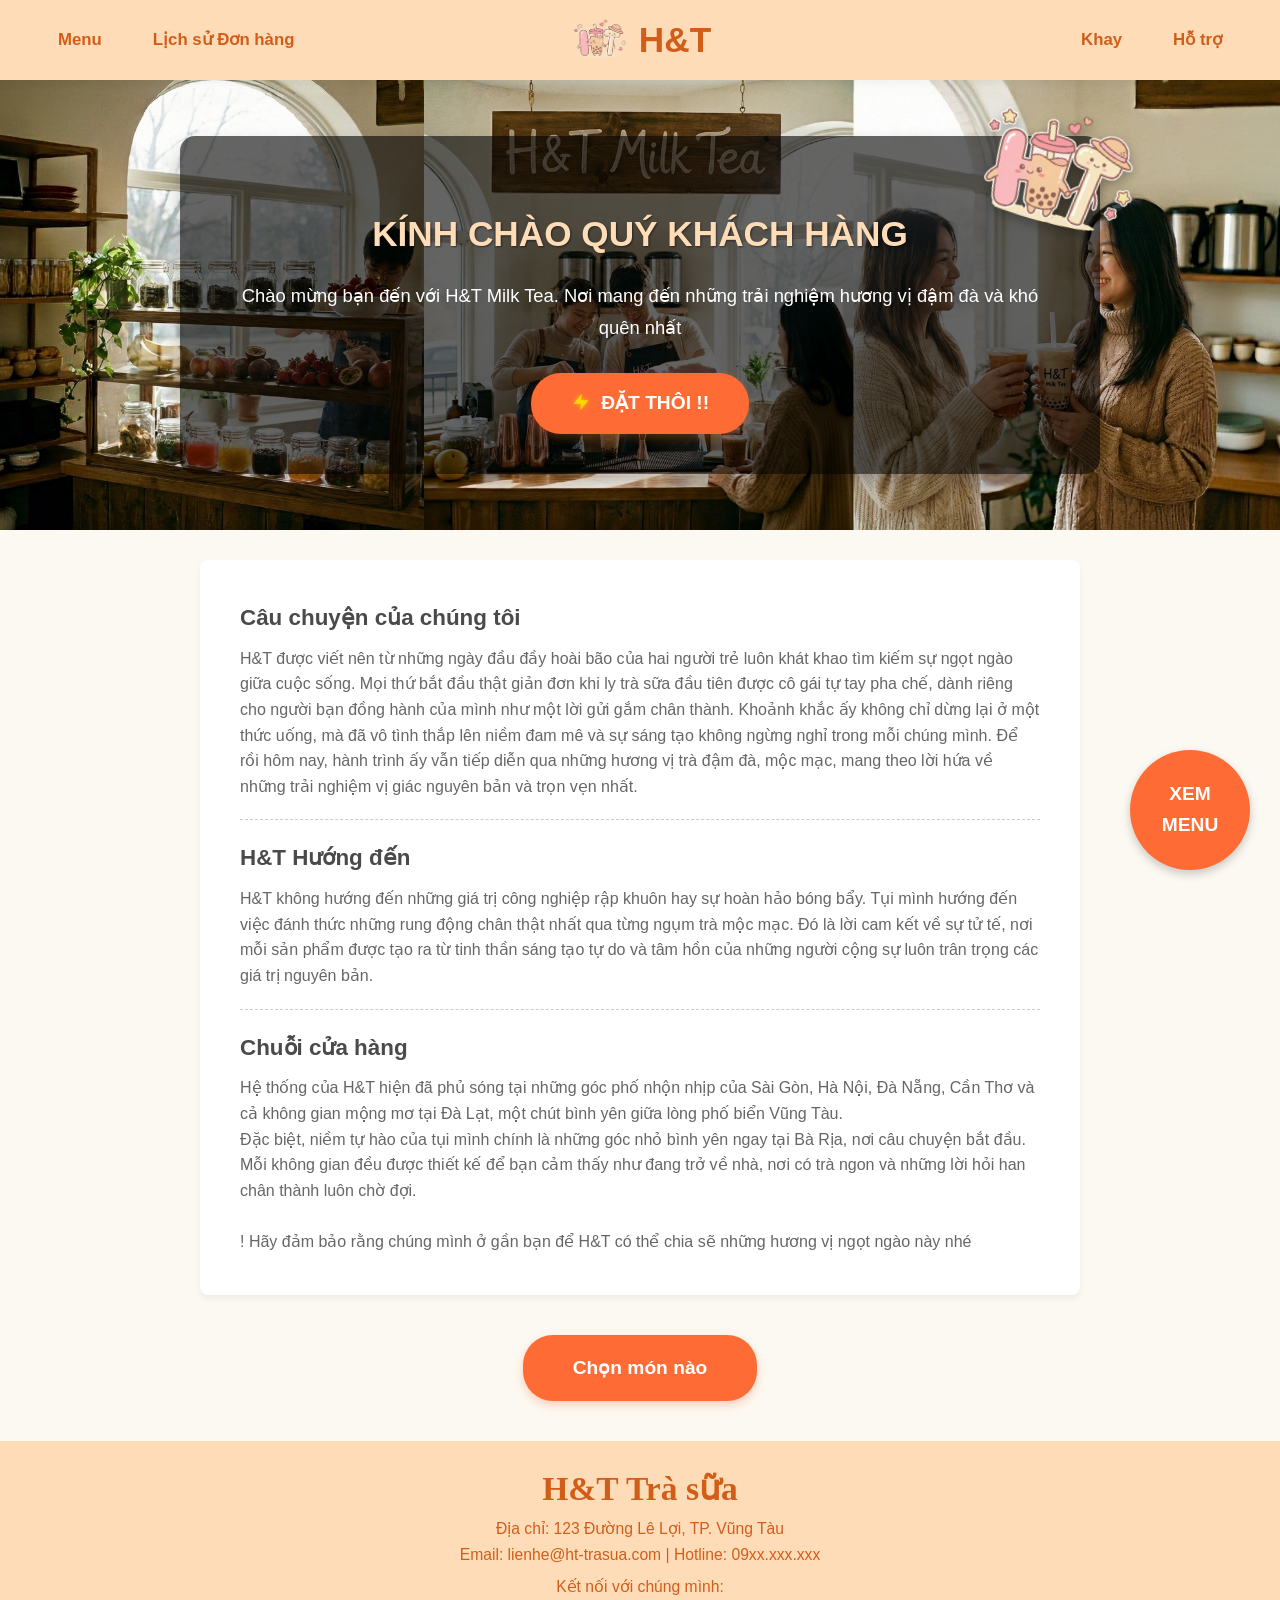
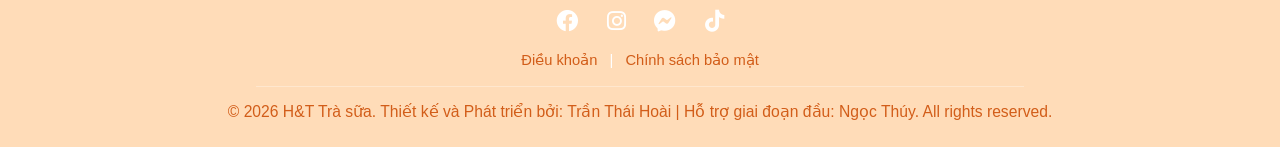
<file: index.html>
﻿<!DOCTYPE html>
<html lang="vi">
<head>
    <meta charset="UTF-8">
    <meta name="viewport" content="width=device-width, initial-scale=1.0">
    <title>H&T Milk Tea - Home</title>
    <link rel="icon" type="image/png" href="Ts-img/logo.png">
    <link rel="stylesheet" href="style1.css">
	<link rel="stylesheet" href="https://cdnjs.cloudflare.com/ajax/libs/font-awesome/6.0.0/css/all.min.css">
</head>
<body>

    <header class="main-header">
    <nav class="nav-left">
        <a href="Menu.html">Menu</a>
        <a href="History.html">Lịch sử<span class="nav-long-text"> Đơn hàng</span></a>
    </nav>

    <a href="index.html" class="logo-center">
        <img src="Ts-img/logo.png" alt="H&T Logo" class="header-logo">
        <h1>H<span class="highlight">&</span>T</h1>
    </a>

    <nav class="nav-right">
        <a href="Tray.html">Khay<span class="header-cart-badge" style="display:none;"></span></a>
        <a href="Support.html">Hỗ trợ</a>
    </nav>
	</header>

    <section class="hero-banner">
        <nav class="hero-content">
            
            <img src="Ts-img/logo.png" alt="H&T Logo Nhỏ" class="hero-logo">

            <nav class="introduction-text">
                <h2>KÍNH CHÀO QUÝ KHÁCH HÀNG</h2>
                <p>Chào mừng bạn đến với <span class="highlight">H&T</span> Milk Tea. Nơi mang đến những trải nghiệm hương vị đậm đà và khó quên nhất</p>
            </nav>
            
            <a href="Menu.html" class="quick-order-banner">
				<svg width="20" height="20" viewBox="0 0 24 24" fill="#FFD700" xmlns="http://www.w3.org/2000/svg" style="vertical-align: middle; margin-bottom: 4px; margin-right: 5px; filter: drop-shadow(0 0 2px rgba(255, 215, 0, 0.8));">
					<path d="M13 2L3 14H12L11 22L21 10H12L13 2Z" />
				</svg>
				ĐẶT THÔI !!
			</a>
			
        </nav>
    </section>

    <section class="brand-section">
        <div class="brand-item">
            <h3>Câu chuyện của chúng tôi</h3>
            <p>H&T được viết nên từ những ngày đầu đầy hoài bão của hai người trẻ luôn khát khao tìm kiếm sự ngọt ngào giữa cuộc sống. Mọi thứ bắt đầu thật giản đơn khi ly trà sữa đầu tiên được cô gái tự tay pha chế, dành riêng cho người bạn đồng hành của mình như một lời gửi gắm chân thành. Khoảnh khắc ấy không chỉ dừng lại ở một thức uống, mà đã vô tình thắp lên niềm đam mê và sự sáng tạo không ngừng nghỉ trong mỗi chúng mình. Để rồi hôm nay, hành trình ấy vẫn tiếp diễn qua những hương vị trà đậm đà, mộc mạc, mang theo lời hứa về những trải nghiệm vị giác nguyên bản và trọn vẹn nhất.</p>
        </div>
        <div class="brand-item">
            <h3>H&T Hướng đến</h3>
            <p>H&T không hướng đến những giá trị công nghiệp rập khuôn hay sự hoàn hảo bóng bẩy. Tụi mình hướng đến việc đánh thức những rung động chân thật nhất qua từng ngụm trà mộc mạc. Đó là lời cam kết về sự tử tế, nơi mỗi sản phẩm được tạo ra từ tinh thần sáng tạo tự do và tâm hồn của những người cộng sự luôn trân trọng các giá trị nguyên bản.</p>
        </div>
        <div class="brand-item">
            <h3>Chuỗi cửa hàng</h3>
            <p>Hệ thống của H&T hiện đã phủ sóng tại những góc phố nhộn nhịp của Sài Gòn, Hà Nội, Đà Nẵng, Cần Thơ và cả không gian mộng mơ tại Đà Lạt, một chút bình yên giữa lòng phố biển Vũng Tàu. <br>   Đặc biệt, niềm tự hào của tụi mình chính là những góc nhỏ bình yên ngay tại Bà Rịa, nơi câu chuyện bắt đầu. Mỗi không gian đều được thiết kế để bạn cảm thấy như đang trở về nhà, nơi có trà ngon và những lời hỏi han chân thành luôn chờ đợi. <br> <br> ! Hãy đảm bảo rằng chúng mình ở gần bạn để H&T có thể chia sẽ những hương vị ngọt ngào này nhé</p>
        </div>
    </section>
	
	<section class="bottom-cta">
		<a href="Menu.html" class="quick-order-banner">
			Chọn món nào
		</a>
	</section>

    <a href="Menu.html" class="floating-menu-btn">XEM<br>MENU</a>
	
	<footer class="ht-footer">
    <div class="footer-container">
        <h1>H&T Trà sữa</h1>
        <p>Địa chỉ: 123 Đường Lê Lợi, TP. Vũng Tàu</p>
        <p>Email: lienhe@ht-trasua.com | Hotline: 09xx.xxx.xxx</p>
        
        <div class="footer-social">
            <p>Kết nối với chúng mình:</p>
            <div class="social-icons">
                <a href="#" class="icon-link"><i class="fab fa-facebook"></i></a>
                <a href="#" class="icon-link"><i class="fab fa-instagram"></i></a>
                <a href="#" class="icon-link"><i class="fab fa-facebook-messenger"></i></a>
                <a href="#" class="icon-link"><i class="fab fa-tiktok"></i></a>
            </div>
        </div>

        <div class="footer-bottom">
            <a href="Terms.html">Điều khoản</a> | <a href="Privacy.html">Chính sách bảo mật</a>
        </div>
        
        <hr class="footer-divider">
        
        <p class="copyright">© 2026 H&T Trà sữa. Thiết kế và Phát triển bởi: Trần Thái Hoài | Hỗ trợ giai đoạn đầu: Ngọc Thúy. All rights reserved.</p>
    </div>
	</footer>

    <script>
    function updateHeaderCartBadge() {
        try {
            let cart = JSON.parse(localStorage.getItem('ht_cart')) || [];
            let total = cart.reduce((sum, item) => sum + (item.quantity || 1), 0);
            let badges = document.querySelectorAll('.header-cart-badge');
            badges.forEach(b => {
                if (total > 0) {
                    b.textContent = total;
                    b.style.display = 'inline-block';
                } else {
                    b.style.display = 'none';
                }
            });
        } catch(e) {}
    }
    if (document.readyState === 'loading') {
        document.addEventListener('DOMContentLoaded', updateHeaderCartBadge);
    } else {
        updateHeaderCartBadge();
    }
    </script>
</body>
</html>
</file>
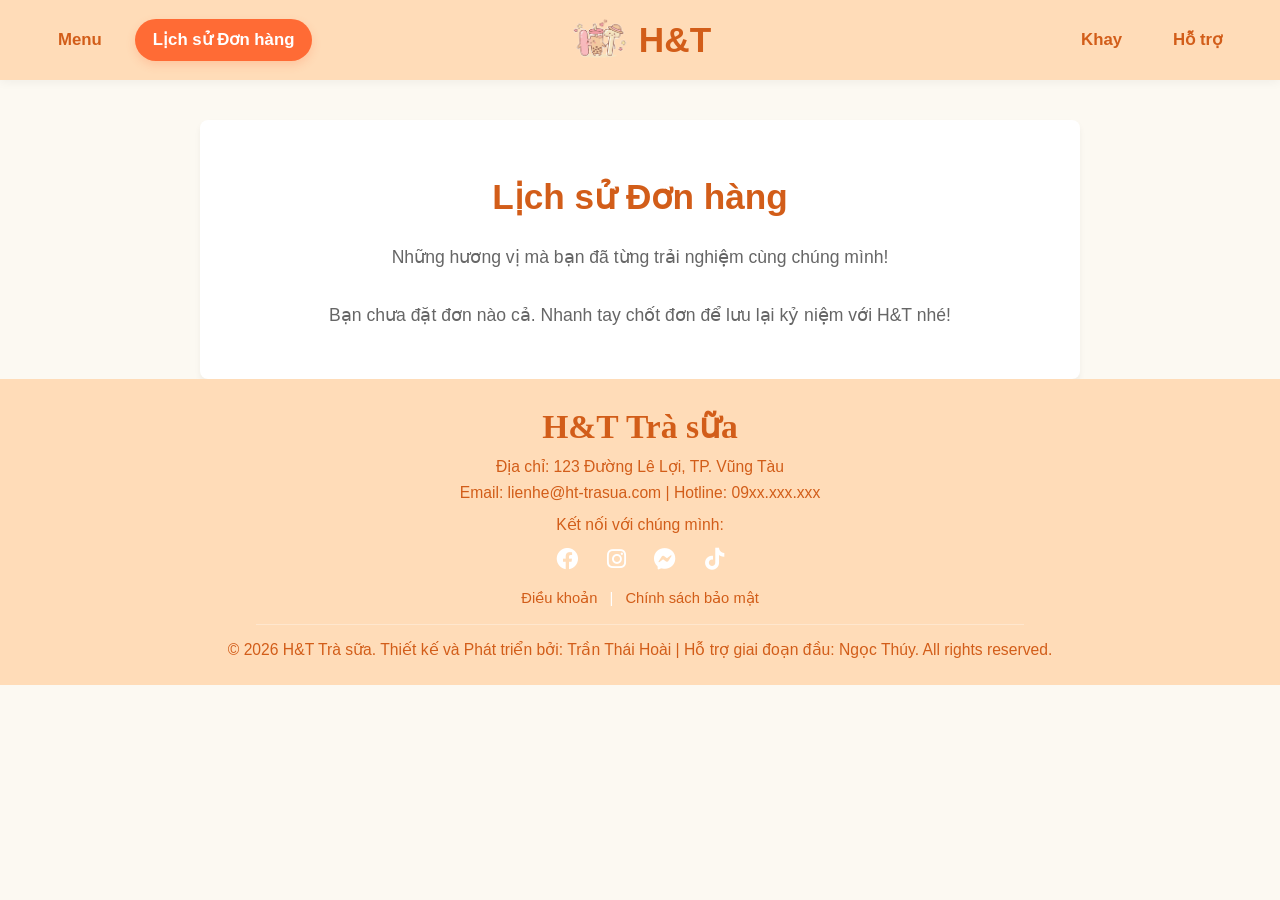
<file: History.html>
<!DOCTYPE html>
<html lang="vi">
<head>
    <meta charset="UTF-8">
    <meta name="viewport" content="width=device-width, initial-scale=1.0">
    <title>H&T Milk Tea - Lịch sử Đơn hàng</title>
    <link rel="icon" type="image/png" href="Ts-img/logo.png">
    <link rel="stylesheet" href="style1.css">
	<link rel="stylesheet" href="https://cdnjs.cloudflare.com/ajax/libs/font-awesome/6.0.0/css/all.min.css">
</head>
<body class="product-info-page">

    <header class="main-header">
        <nav class="nav-left">
            <a href="Menu.html">Menu</a>
			<a href="History.html" class="active">Lịch sử<span class="nav-long-text"> Đơn hàng</span></a>
        </nav>

        <a href="index.html" class="logo-center">
            <img src="Ts-img/logo.png" alt="H&T Logo" class="header-logo">
            <h1>H<span class="highlight">&</span>T</h1>
        </a>

        <nav class="nav-right">
            <a href="Tray.html">Khay<span class="header-cart-badge" style="display:none;"></span></a>
            <a href="Support.html">Hỗ trợ</a>
        </nav>
    </header>

    <section class="brand-section tray-section">
        <nav class="tray-header">
            <h2>Lịch sử<span class="nav-long-text"> Đơn hàng</span></h2>
            <p>Những hương vị mà bạn đã từng trải nghiệm cùng chúng mình!</p>
            <div id="clear-history-container" style="text-align: center; margin-top: 15px;"></div>
        </nav>

        <div id="history-items-container"></div>
    </section>

    <script>
        // Các hàm phụ trợ thông tin phương tiện
        function getShipIcon(method) {
            if (method === 'drone') return '🛸';
            if (method === 'heli') return '🚁';
            if (method === 'jet') return '✈️';
            if (method === 'portal') return '🌀';
            return '🛵';
        }

        function getShipName(order) {
            if (order.shippingName) return order.shippingName;
            let m = order.shippingMethod;
            if (m === 'drone') return 'Drone phản lực H&T';
            if (m === 'heli') return 'Trực thăng cá nhân H&T Air Copter';
            if (m === 'jet') return 'Phi cơ tư nhân H&T (Private Jet)';
            if (m === 'portal') return 'Kẻ dịch chuyển không gian';
            return 'Giao hàng Xe máy (Shipper)';
        }

        function getShipFee(order) {
            if (typeof order.shippingFee === 'number') return order.shippingFee;
            let m = order.shippingMethod;
            if (m === 'drone') return 280000;
            if (m === 'heli') return 1500000;
            if (m === 'jet') return 18000000;
            if (m === 'portal') return 85000000;
            return 16000;
        }

        function getShipFeeText(order) {
            return getShipFee(order).toLocaleString('vi-VN') + 'đ';
        }

        function formatTimeRemaining(seconds) {
            let mins = Math.max(1, Math.ceil(seconds / 60));
            return `~${mins}p`;



        }

        // Tính thời gian pha chế chuẩn xác: Ly đầu tiên 3 phút (180s), từ ly thứ 2 trở đi mỗi ly +1p30s (90s), giờ cao điểm +3p (180s)
        // Ngoại lệ: Nếu có mã ưu đãi FASTBAR -> Giảm thời gian pha chế xuống còn 10s!
        function calculatePrepDuration(order) {
            if (order.voucher === 'FASTBAR' || order.prepDurationOverride === 10) {
                return 10;
            }

            let totalCups = (order.items || []).reduce((sum, item) => sum + (item.quantity || 1), 0);
            let orderDate = new Date(order.timestamp || Date.now());
            let timeInMinutes = orderDate.getHours() * 60 + orderDate.getMinutes();

            let isPeak = (timeInMinutes >= 660 && timeInMinutes <= 780) || (timeInMinutes >= 1110 && timeInMinutes <= 1260);
            let peakExtraSeconds = isPeak ? 60 : 0;

            let extraCups = Math.max(0, totalCups - 1);
            let cupExtraSeconds = extraCups * 60;

            return 180 + cupExtraSeconds + peakExtraSeconds;
        }

        // Kiểm tra điều kiện đơn hàng giao tại Phường Bà Rịa hoặc Phường Vũng Tàu
        function isVungTauBaRiaFastZone(order) {
            let ward = (order.ward || '').trim();
            let addr = (order.address || '');
            return ward === 'Phường Vũng Tàu' || ward === 'Phường Bà Rịa' || 
                   addr.includes('Phường Vũng Tàu') || addr.includes('Phường Bà Rịa');
        }

        // Tính thời gian di chuyển chuẩn xác theo từng phương tiện
        // Nếu địa chỉ là "Phường Bà Rịa" hoặc "Phường Vũng Tàu": Giảm 70% thời gian ship (chỉ còn 30% thời gian gốc)
        function calculateDeliveryDuration(order) {
            let method = order.shippingMethod || 'bike';
            let baseSeconds = 600; // 10 phút xe máy mặc định
            switch (method) {
                case 'portal': baseSeconds = 20; break;  // 20s cho dịch chuyển
                case 'heli':   baseSeconds = 120; break; // 2 phút trực thăng
                case 'drone':  baseSeconds = 210; break; // 3.5 phút drone
                case 'jet':    baseSeconds = 480; break; // 8 phút phi cơ tư nhân H&T
                case 'bike':
                default:       baseSeconds = 600; break; // 10 phút xe máy
            }

            if (isVungTauBaRiaFastZone(order)) {
                // Giảm 70% thời gian ship (còn lại 30% thời gian gốc)
                return Math.max(10, Math.round(baseSeconds * 0.3));
            }

            return baseSeconds;
        }

        // Sinh 10 trọng số thời gian ngẫu nhiên máy (seeded theo orderId + timestamp)
        // Đảm bảo tổng trọng số đúng bằng 10 => Tổng thời gian di chuyển D tuyệt đối không đổi!
        function getDeliverySpeedSegments(order) {
            let seedStr = (order.orderId || '') + '_' + (order.timestamp || '123456');
            let seed = 0;
            for (let i = 0; i < seedStr.length; i++) {
                seed = ((seed << 5) - seed + seedStr.charCodeAt(i)) & 0xffffffff;
            }
            
            function seededRandom() {
                seed = (seed * 9301 + 49297) % 233280;
                return seed / 233280;
            }

            // 10 trọng số thô mô phỏng: 0.45 (đường thoáng tăng tốc) đến 1.75 (đèn đỏ / kẹt xe)
            let weights = [];
            let sum = 0;
            for (let i = 0; i < 10; i++) {
                let w = 0.45 + seededRandom() * 1.30;
                weights.push(w);
                sum += w;
            }

            // Chuẩn hóa để tổng trọng số chính xác = 10
            return weights.map(w => (w / sum) * 10);
        }

        // Tính vị trí % di chuyển liên tục, mượt mà qua 10 chặng tốc độ khác nhau
        function getOrderDeliveryProgress(order, elapsed, totalDuration) {
            if (elapsed <= 0) return { pos: 0, segmentIndex: 0, segmentWeight: 1 };
            if (elapsed >= totalDuration) return { pos: 100, segmentIndex: 9, segmentWeight: 1 };

            let normWeights = getDeliverySpeedSegments(order);
            let cumulative = 0;
            
            for (let i = 0; i < 10; i++) {
                let segDuration = totalDuration * (normWeights[i] / 10);
                if (elapsed <= cumulative + segDuration || i === 9) {
                    let segElapsed = elapsed - cumulative;
                    let frac = Math.max(0, Math.min(1, segElapsed / segDuration));
                    let pos = (i * 10) + (frac * 10);
                    return {
                        pos: Math.min(100, Math.max(0, pos)),
                        segmentIndex: i,
                        segmentWeight: normWeights[i]
                    };
                }
                cumulative += segDuration;
            }

            return { pos: 100, segmentIndex: 9, segmentWeight: 1 };
        }

        // Câu trạng thái thời gian thực phản ánh tình hình giao thông (đèn đỏ, đường thoáng, kẹt xe...)
        function getRealisticDeliveryStatus(method, segmentIndex, segmentWeight, pos, isFastZone) {
            let zonePrefix = isFastZone ? '[Tuyến Vũng Tàu / Bà Rịa] ' : '';

            if (pos >= 92) {
                return `${zonePrefix}Phương tiện đã đến trước địa chỉ nhận, chuẩn bị giao hàng!`;
            }
            if (pos >= 80) {
                return `${zonePrefix}Phương tiện đã rẽ vào khu vực gần nhà bạn...`;
            }

            if (method === 'bike') {
                if (segmentWeight >= 1.3) {
                    return `${zonePrefix}Shipper chắc đang dừng chờ đèn đỏ tại giao lộ...`;
                } else if (segmentWeight >= 1.1) {
                    return `${zonePrefix}Shipper chắc đang qua đoạn đường đông người, giảm tốc độ an toàn...`;
                } else if (segmentWeight <= 0.75) {
                    return `${zonePrefix}Chắc Đường rộng thông thoáng, Shipper đang lướt nhanh giao tới bạn!`;
                } else {
                    return `${zonePrefix}Chắc Shipper đang duy trì tốc độ ổn định trên lộ trình...`;
                }
            } else if (method === 'drone') {
                if (segmentWeight >= 1.3) {
                    return `${zonePrefix}Drone đang né luồng gió mạnh và giảm tốc khi qua cụm nhà cao tầng...`;
                } else if (segmentWeight <= 0.75) {
                    return `${zonePrefix}Thời tiết thuận lợi, Drone đang tăng tốc đường chim bay thẳng tiến!`;
                } else {
                    return `${zonePrefix}Drone phản lực đang bay ổn định ở độ cao chuẩn...`;
                }
            } else if (method === 'heli') {
                if (segmentWeight >= 1.3) {
                    return `${zonePrefix}Trực thăng đang điều chỉnh độ cao qua trạm kiểm soát không lưu...`;
                } else if (segmentWeight <= 0.75) {
                    return `${zonePrefix}Không phận thông suốt, Trực thăng xé gió lao nhanh!`;
                } else {
                    return `${zonePrefix}Trực thăng cá nhân H&T Air Copter đang bay siêu tốc hướng về địa chỉ...`;
                }
            } else if (method === 'jet') {
                if (segmentWeight >= 1.3) {
                    return `${zonePrefix}Phi cơ đang chuyển hướng qua hành lang không lưu trung chuyển...`;
                } else if (segmentWeight <= 0.75) {
                    return `${zonePrefix}Phi cơ đạt trần bay phản lực, lướt gió với tốc độ tối đa!`;
                } else {
                    return `${zonePrefix}Phi cơ tư nhân H&T đang bay thẳng xuyên lục địa...`;
                }
            }

            return `${zonePrefix}Phương tiện đang di chuyển trên đường giao đến bạn...`;
        }

        // Hiển thị thời gian ước tính pha chế (khoảng ~3p, khi <= 20s báo "Sắp xong...")
        function getApproxPrepText(prepDuration, remaining) {
            if (remaining <= 20) {
                return 'Sắp xong...';
            }
            if (prepDuration <= 60) {
                return `~${prepDuration}s`;
            }
            let mins = Math.floor(prepDuration / 60);
            let secs = prepDuration % 60;
            if (secs === 0) return `~${mins}p`;
            if (secs === 30) return `~${mins}p30s`;
            return `~${Math.round(prepDuration / 60)}p`;
        }

        // Cập nhật tiến trình tuần tự mượt mà: Đang pha (~3p, <=20s: sắp xong) -> Đóng gói (15s) -> Giao hàng
        function updateLiveTracking() {
            let history = JSON.parse(localStorage.getItem('ht_history')) || [];
            let now = Date.now();

            for (let i = history.length - 1; i >= 0; i--) {
                let order = history[i];
                let orderIndex = i;

                let prepDuration = calculatePrepDuration(order);
                let packDuration = 15; // 15 giây đóng gói
                let deliveryDuration = calculateDeliveryDuration(order);
                let totalDuration = prepDuration + packDuration + deliveryDuration;

                let orderTimestamp = order.timestamp || now;
                let elapsed = Math.max(0, (now - orderTimestamp) / 1000);

                let badgeEl = document.getElementById(`order-badge-${orderIndex}`);
                let shakerAreaEl = document.getElementById(`order-shaker-area-${orderIndex}`);
                let shakerIconEl = document.getElementById(`order-shaker-icon-${orderIndex}`);
                let shakerTitleEl = document.getElementById(`order-shaker-title-${orderIndex}`);
                let shakerNoteEl = document.getElementById(`order-shaker-note-${orderIndex}`);
                let shakerDoneEl = document.getElementById(`order-shaker-done-${orderIndex}`);

                let journeyAreaEl = document.getElementById(`order-journey-area-${orderIndex}`);
                let journeyFillEl = document.getElementById(`order-journey-fill-${orderIndex}`);
                let journeyFillP2El = document.getElementById(`order-journey-fill-p2-${orderIndex}`);
                let portal1El = document.getElementById(`order-portal-1-${orderIndex}`);
                let portal2El = document.getElementById(`order-portal-2-${orderIndex}`);
                let journeyMarkerEl = document.getElementById(`order-journey-marker-${orderIndex}`);
                let journeyNoteEl = document.getElementById(`order-journey-note-${orderIndex}`);

                let confirmBoxEl = document.getElementById(`order-confirm-box-${orderIndex}`);
                let closedBoxEl = document.getElementById(`order-closed-box-${orderIndex}`);

                if (!badgeEl) continue;

                let isPortal = (order.shippingMethod === 'portal');
                let isFastBar = (order.voucher === 'FASTBAR' || order.prepDurationOverride === 10);

                if (elapsed < prepDuration) {
                    // GIAI ĐOẠN 1: ĐANG PHA CHẾ (Không thanh tiến trình, hiển thị ~3p và "Sắp xong..." khi <= 20s)
                    let remaining = Math.ceil(prepDuration - elapsed);

                    badgeEl.className = 'status-badge prep';
                    badgeEl.innerHTML = '<span class="status-pulse-dot"></span><span>Đang pha chế</span>';

                    if (shakerAreaEl) shakerAreaEl.style.display = 'flex';
                    if (shakerIconEl) {
                        shakerIconEl.innerText = '🍸';
                        shakerIconEl.className = 'shaker-icon-box';
                    }
                    if (shakerTitleEl) {
                        shakerTitleEl.innerText = isFastBar 
                            ? '⚡ Barista đang pha chế thần tốc (Ưu đãi FASTBAR)' 
                            : 'Barista đang đập đá và pha chế';
                    }
                    if (shakerNoteEl) {
                        shakerNoteEl.innerHTML = `Thời gian ước tính: <strong>${getApproxPrepText(prepDuration, remaining)}</strong>`;
                    }

                    if (shakerDoneEl) shakerDoneEl.style.display = 'none';
                    if (journeyAreaEl) journeyAreaEl.style.display = 'none';
                    if (portal1El) portal1El.classList.remove('active');
                    if (portal2El) portal2El.classList.remove('active');
                    if (journeyFillP2El) journeyFillP2El.style.display = 'none';

                    if (confirmBoxEl) confirmBoxEl.style.display = 'none';
                    if (closedBoxEl) closedBoxEl.style.display = 'none';

                } else if (elapsed < prepDuration + packDuration) {
                    // GIAI ĐOẠN 2: ĐANG ĐÓNG GÓI (15 giây)
                    let packElapsed = elapsed - prepDuration;
                    let packRemaining = Math.ceil(packDuration - packElapsed);

                    badgeEl.className = 'status-badge packing';
                    badgeEl.innerHTML = '<span class="status-pulse-dot"></span><span>Đang đóng gói</span>';

                    if (shakerAreaEl) shakerAreaEl.style.display = 'flex';
                    if (shakerIconEl) {
                        shakerIconEl.innerText = '🛍️';
                        shakerIconEl.className = 'shaker-icon-box packing';
                    }
                    if (shakerTitleEl) {
                        shakerTitleEl.innerText = 'Nhân viên đang đóng gói đồ uống';
                    }
                    if (shakerNoteEl) {
                        let packNote = packRemaining <= 3 
                            ? 'Đóng gói sắp hoàn tất, chuẩn bị giao...' 
                            : `Đang dán seal nắp ly và đóng túi cẩn thận... (~${packRemaining}s)`;
                        shakerNoteEl.innerHTML = packNote;
                    }

                    if (shakerDoneEl) shakerDoneEl.style.display = 'none';
                    if (journeyAreaEl) journeyAreaEl.style.display = 'none';
                    if (portal1El) portal1El.classList.remove('active');
                    if (portal2El) portal2El.classList.remove('active');
                    if (journeyFillP2El) journeyFillP2El.style.display = 'none';

                    if (confirmBoxEl) confirmBoxEl.style.display = 'none';
                    if (closedBoxEl) closedBoxEl.style.display = 'none';

                } else if (elapsed < totalDuration) {
                    // GIAI ĐOẠN 3: ĐANG GIAO HÀNG (Pha xong + Đóng gói xong -> Bắt đầu chạy tiến trình ship)
                    let deliveryElapsed = elapsed - (prepDuration + packDuration);
                    let remaining = Math.ceil(totalDuration - elapsed);

                    badgeEl.className = 'status-badge delivering';
                    badgeEl.innerHTML = '<span class="status-pulse-dot"></span><span>Đang giao hàng</span>';

                    if (shakerAreaEl) shakerAreaEl.style.display = 'none';
                    if (shakerDoneEl) {
                        shakerDoneEl.style.display = 'flex';
                        shakerDoneEl.innerHTML = `<span>✓</span> <span>Hoàn tất pha chế & đóng gói</span>`;
                    }

                    if (journeyAreaEl) journeyAreaEl.style.display = 'block';

                    if (isPortal) {
                        // Kẻ dịch chuyển không gian (20s)
                        if (journeyMarkerEl) {
                            journeyMarkerEl.innerText = '🥤';
                            journeyMarkerEl.classList.remove('vehicle-bike');
                        }
                        if (portal1El) portal1El.style.display = 'block';
                        if (portal2El) portal2El.style.display = 'block';
                        if (journeyFillP2El) journeyFillP2El.style.display = 'block';

                        let t = Math.max(0, Math.min(20, deliveryElapsed));
                        let pos = 0;

                        if (t <= 10) {
                            pos = (t / 10) * 20;
                            if (journeyFillEl) journeyFillEl.style.width = pos.toFixed(2) + '%';
                            if (journeyFillP2El) journeyFillP2El.style.width = '0%';

                            if (pos >= 10) {
                                if (portal1El) portal1El.classList.add('active');
                            } else {
                                if (portal1El) portal1El.classList.remove('active');
                            }

                            if (pos >= 15) {
                                if (portal2El) portal2El.classList.add('active');
                            } else {
                                if (portal2El) portal2El.classList.remove('active');
                            }

                            if (journeyMarkerEl) journeyMarkerEl.style.left = pos.toFixed(2) + '%';

                        } else {
                            pos = 80 + ((t - 10) / 10) * 20;

                            if (journeyFillEl) journeyFillEl.style.width = '20%';
                            if (journeyFillP2El) {
                                journeyFillP2El.style.left = '80%';
                                journeyFillP2El.style.width = (pos - 80).toFixed(2) + '%';
                            }

                            if (portal1El) portal1El.classList.add('active');
                            if (portal2El) portal2El.classList.add('active');

                            if (journeyMarkerEl) {
                                let curLeft = parseFloat(journeyMarkerEl.style.left) || 0;
                                if (curLeft < 75 && pos >= 80) {
                                    journeyMarkerEl.style.transition = 'none';
                                    journeyMarkerEl.style.left = pos.toFixed(2) + '%';
                                    void journeyMarkerEl.offsetWidth;
                                    journeyMarkerEl.style.transition = 'left 0.15s linear';
                                } else {
                                    journeyMarkerEl.style.left = pos.toFixed(2) + '%';
                                }
                            }
                        }

                        let statusText = 'Ly nước đang chuẩn bị xuất phát...';
                        if (t >= 5 && t < 7.5) statusText = 'Cổng dịch chuyển 1 đã mở tại điểm 20%! Ly nước đang tiến vào...';
                        else if (t >= 7.5 && t < 10) statusText = 'Cổng dịch chuyển 2 đã mở tại điểm 80%! Chuẩn bị nhảy vọt không gian...';
                        else if (t >= 10 && t < 19) statusText = 'Đã xé toạc không-thời gian! Ly nước vừa bước ra từ cổng 80% và đang tiến về đích...';
                        else if (t >= 19) statusText = 'Ly nước đã xuất hiện ngay trên bàn của bạn!';

                        if (journeyNoteEl) {
                            journeyNoteEl.innerHTML = `
                                Phương thức: <strong>🌀 ${getShipName(order)}</strong> | Cước phí: <strong>${getShipFeeText(order)}</strong><br>
                                <span style="color: #0284c7; font-size: 0.9em; font-weight: 600;">🥤 ${statusText} (${formatTimeRemaining(remaining)})</span>
                            `;
                        }

                    } else {
                        // Phương tiện thường (Xe máy, Drone, Trực thăng, Phi cơ tư nhân)
                        // Áp dụng thuật toán 10 chặng tốc độ ngẫu nhiên máy (đèn đỏ, kẹt xe, đường thoáng...)
                        let isFastZone = isVungTauBaRiaFastZone(order);
                        let prog = getOrderDeliveryProgress(order, deliveryElapsed, deliveryDuration);
                        let percent = prog.pos;

                        if (portal1El) portal1El.style.display = 'none';
                        if (portal2El) portal2El.style.display = 'none';
                        if (journeyFillP2El) journeyFillP2El.style.display = 'none';

                        if (journeyFillEl) journeyFillEl.style.width = percent.toFixed(2) + '%';
                        if (journeyMarkerEl) {
                            journeyMarkerEl.innerText = getShipIcon(order.shippingMethod);
                            journeyMarkerEl.style.left = percent.toFixed(2) + '%';
                            if (!order.shippingMethod || order.shippingMethod === 'bike') {
                                journeyMarkerEl.classList.add('vehicle-bike');
                            } else {
                                journeyMarkerEl.classList.remove('vehicle-bike');
                            }
                        }

                        let statusText = getRealisticDeliveryStatus(order.shippingMethod, prog.segmentIndex, prog.segmentWeight, percent, isFastZone);

                        if (journeyNoteEl) {
                            journeyNoteEl.innerHTML = `
                                Phương thức: <strong>${getShipIcon(order.shippingMethod)} ${getShipName(order)}</strong> | Cước phí: <strong>${getShipFeeText(order)}</strong>${fastZoneTag}<br>
                                <span style="color: #0284c7; font-size: 0.9em; font-weight: 600;">${getShipIcon(order.shippingMethod)} ${statusText} (${formatTimeRemaining(remaining)})</span>
                            `;
                        }
                    }

                    if (confirmBoxEl) confirmBoxEl.style.display = 'none';
                    if (closedBoxEl) closedBoxEl.style.display = 'none';

                } else {
                    // Ship đã hoàn tất (elapsed >= totalDuration)
                    if (portal1El) portal1El.classList.remove('active');
                    if (portal2El) portal2El.classList.remove('active');

                    if (isPortal) {
                        if (journeyMarkerEl) {
                            journeyMarkerEl.innerText = '🥤';
                            journeyMarkerEl.classList.remove('vehicle-bike');
                        }
                        if (journeyFillEl) journeyFillEl.style.width = '20%';
                        if (journeyFillP2El) {
                            journeyFillP2El.style.display = 'block';
                            journeyFillP2El.style.left = '80%';
                            journeyFillP2El.style.width = '20%';
                        }
                        if (journeyMarkerEl) journeyMarkerEl.style.left = '100%';
                    } else {
                        if (journeyFillEl) journeyFillEl.style.width = '100%';
                        if (journeyMarkerEl) {
                            journeyMarkerEl.innerText = getShipIcon(order.shippingMethod);
                            journeyMarkerEl.style.left = '100%';
                            if (!order.shippingMethod || order.shippingMethod === 'bike') {
                                journeyMarkerEl.classList.add('vehicle-bike');
                            } else {
                                journeyMarkerEl.classList.remove('vehicle-bike');
                            }
                        }
                        if (journeyFillP2El) journeyFillP2El.style.display = 'none';
                    }

                    // Kiểm tra cơ chế xác nhận: Chỉ đóng đơn khi khách ấn vào xác nhận
                    if (!order.isConfirmed) {
                        // GIAI ĐOẠN 4: ĐÃ GIAO ĐẾN NƠI - CHỜ KHÁCH BẤM XÁC NHẬN ĐỂ ĐÓNG ĐƠN
                        badgeEl.className = 'status-badge awaiting';
                        badgeEl.innerHTML = '<span class="status-pulse-dot"></span><span>Đã đến nơi • Chờ xác nhận</span>';

                        if (shakerAreaEl) shakerAreaEl.style.display = 'none';
                        if (shakerDoneEl) {
                            shakerDoneEl.style.display = 'flex';
                            shakerDoneEl.innerHTML = `<span>✓</span> <span>Hoàn tất pha chế & đóng gói</span>`;
                        }

                        if (journeyAreaEl) journeyAreaEl.style.display = 'block';

                        if (journeyNoteEl) {
                            journeyNoteEl.innerHTML = `
                                Phương thức: <strong>${getShipIcon(order.shippingMethod)} ${getShipName(order)}</strong> | Cước phí: <strong>${getShipFeeText(order)}</strong><br>
                                <span style="color: #ea580c; font-size: 0.9em; font-weight: 600;">🛵 Đơn hàng đã giao đến nơi! Vui lòng kiểm tra đồ uống và bấm xác nhận bên dưới để đóng đơn.</span>
                            `;
                        }

                        if (confirmBoxEl) confirmBoxEl.style.display = 'flex';
                        if (closedBoxEl) closedBoxEl.style.display = 'none';

                    } else {
                        // GIAI ĐOẠN 5: ĐÃ XÁC NHẬN NHẬN HÀNG - CHÍNH THỨC ĐÓNG ĐƠN HOÀN TẤT
                        badgeEl.className = 'status-badge completed';
                        badgeEl.innerHTML = '<span class="status-pulse-dot"></span><span>Đã đóng đơn • Giao thành công</span>';

                        if (shakerAreaEl) shakerAreaEl.style.display = 'none';
                        if (shakerDoneEl) shakerDoneEl.style.display = 'none';

                        if (journeyAreaEl) journeyAreaEl.style.display = 'block';

                        if (journeyNoteEl) {
                            journeyNoteEl.innerHTML = `
                                Phương thức: <strong>${getShipIcon(order.shippingMethod)} ${getShipName(order)}</strong> | Cước phí: <strong>${getShipFeeText(order)}</strong><br>
                                <span style="color: #16a34a; font-size: 0.9em; font-weight: 600;">🎉 Đơn hàng đã được xác nhận nhận hàng và đóng đơn thành công!</span>
                            `;
                        }

                        if (confirmBoxEl) confirmBoxEl.style.display = 'none';
                        if (closedBoxEl) {
                            closedBoxEl.style.display = 'flex';
                            closedBoxEl.innerHTML = `
                                <i class="fas fa-check-circle" style="color: #16a34a; font-size: 1.1em;"></i>
                                <span>Đã đóng đơn lúc: <strong>${order.confirmedTime || 'Hoàn tất'}</strong>. Cảm ơn bạn đã lựa chọn H&T!</span>
                            `;
                        }
                    }
                }
            }
        }

        // Khách hàng bấm xác nhận nhận đơn -> Chính thức đóng đơn
        function confirmOrderReceived(orderIndex) {
            let history = JSON.parse(localStorage.getItem('ht_history')) || [];
            if (!history[orderIndex]) return;

            history[orderIndex].isConfirmed = true;
            let now = new Date();
            let timeStr = `${String(now.getHours()).padStart(2, '0')}:${String(now.getMinutes()).padStart(2, '0')} - ${String(now.getDate()).padStart(2, '0')}/${String(now.getMonth()+1).padStart(2, '0')}/${now.getFullYear()}`;
            history[orderIndex].confirmedTime = timeStr;

            localStorage.setItem('ht_history', JSON.stringify(history));

            updateLiveTracking();
        }

        function loadHistory() {
            const container = document.getElementById('history-items-container');
            const clearContainer = document.getElementById('clear-history-container');
            let history = JSON.parse(localStorage.getItem('ht_history')) || [];

            if (history.length === 0) {
                container.innerHTML = '<p style="text-align:center; color:#666; margin: 30px 0; font-size: 1.1em;">Bạn chưa đặt đơn nào cả. Nhanh tay chốt đơn để lưu lại kỷ niệm với H&T nhé!</p>';
                if (clearContainer) clearContainer.innerHTML = '';
                return;
            }

            if (clearContainer) {
                clearContainer.innerHTML = '<button onclick="clearAllHistory()" class="btn-clear-history"><i class="fas fa-trash-alt"></i> Xóa toàn bộ lịch sử</button>';
            }

            let htmlContent = '';
            for (let i = history.length - 1; i >= 0; i--) {
                let order = history[i];
                let drinkTotal = 0;
                let itemsHtml = '';
                
                order.items.forEach(item => {
                    let price = typeof item.price === 'string' ? parseInt(item.price.replace(/\D/g, '')) : item.price;
                    if (isNaN(price)) price = 0;
                    let qty = item.quantity || 1;
                    drinkTotal += price * qty;
                    itemsHtml += `
                    <div class="tray-item" style="border-bottom: none; margin-bottom: 10px; padding: 0;">
                        <div class="tray-item-info">
                            <h4 style="margin: 0 0 5px 0;">${item.name}</h4>
                            <p class="tray-variants" style="margin: 0; font-size: 0.9em;">${item.variants || ''}</p>
                            <p class="tray-toppings" style="margin: 0; font-size: 0.85em;">${item.toppings || ''}</p>
                        </div>
                        <div class="tray-item-price">
                            <h4 style="margin: 0 0 5px 0;">${price.toLocaleString('vi-VN')}đ</h4>
                            <p style="margin: 0; font-size: 0.9em;">SL: ${qty}</p>
                        </div>
                    </div>`;
                });

                let shipIcon = getShipIcon(order.shippingMethod);
                let shipName = getShipName(order);
                let shipFee = getShipFee(order);
                let shipFeeText = getShipFeeText(order);

                let grandTotal = (order.drinkTotal || drinkTotal) + shipFee;
                let grandTotalText = order.total || (grandTotal.toLocaleString('vi-VN') + 'đ');

                // Marker emoji ban đầu: Cốc giấy 🥤 nếu là kẻ dịch chuyển, icon phương tiện nếu là khác
                let displayMarkerEmoji = (order.shippingMethod === 'portal') ? '🥤' : shipIcon;
                let isFastBar = (order.voucher === 'FASTBAR' || order.prepDurationOverride === 10);
                let initialShakerTitle = isFastBar 
                    ? '⚡ Barista đang pha chế thần tốc (Ưu đãi FASTBAR)' 
                    : 'Barista đang đập đá và pha chế';

                // Khung giao diện tiến trình tuần tự (Không còn thanh tiến trình pha chế)
                let trackerHtml = `
                <div class="order-tracker-card" id="order-tracker-${i}">
                    <div class="tracker-header">
                        <div class="tracker-header-title">
                            <span>TIẾN TRÌNH ĐƠN HÀNG</span>
                        </div>
                        <div class="status-badge prep" id="order-badge-${i}">
                            <span class="status-pulse-dot"></span>
                            <span>Đang pha chế</span>
                        </div>
                    </div>

                    <!-- Khung 1: Barista Pha chế & Đóng gói (Không còn thanh chạy, chỉ hiển thị trạng thái và thời gian ước tính) -->
                    <div class="tracker-shaker-area" id="order-shaker-area-${i}">
                        <div class="shaker-icon-box" id="order-shaker-icon-${i}">🍸</div>
                        <div class="shaker-info">
                            <div class="shaker-info-title" id="order-shaker-title-${i}">${initialShakerTitle}</div>
                            <div class="shaker-info-sub" id="order-shaker-note-${i}">Thời gian ước tính: ~3p</div>
                        </div>
                    </div>

                    <!-- Dòng thu gọn sau khi pha xong & đóng gói xong -->
                    <div class="shaker-done-line" id="order-shaker-done-${i}" style="display: none;"></div>

                    <!-- Khung 2: Hành trình vận chuyển (Chỉ hiện khi pha xong và bắt đầu giao) -->
                    <div class="tracker-journey-area" id="order-journey-area-${i}" style="display: none;">
                        <div class="journey-track-wrapper">
                            <div class="journey-track-line">
                                <div class="journey-track-progress" id="order-journey-fill-${i}"></div>
                                <div class="journey-track-progress-p2" id="order-journey-fill-p2-${i}" style="display: none;"></div>
                                <div class="portal-gate portal-gate-1" id="order-portal-1-${i}">🌀</div>
                                <div class="portal-gate portal-gate-2" id="order-portal-2-${i}">🌀</div>
                                <div class="journey-vehicle-marker ${(!order.shippingMethod || order.shippingMethod === 'bike') ? 'vehicle-bike' : ''}" id="order-journey-marker-${i}">${displayMarkerEmoji}</div>
                            </div>
                        </div>
                        <div class="journey-stations">
                            <span>🏪 Cửa hàng H&T</span>
                            <span>📍 ${order.city || 'Điểm giao hàng'}</span>
                        </div>
                        <div class="journey-note" id="order-journey-note-${i}">
                            Phương thức: <strong>${shipIcon} ${shipName}</strong> | Cước phí: <strong>${shipFeeText}</strong>
                        </div>

                        <!-- Khung nút xác nhận đã nhận hàng (Chỉ hiện khi ship xong và chưa đóng đơn) -->
                        <div class="confirm-delivery-box" id="order-confirm-box-${i}" style="display: none;">
                            <span class="confirm-delivery-msg">Đồ uống đã giao đến bạn an toàn! Hãy kiểm tra và bấm xác nhận để đóng đơn nhé.</span>
                            <button type="button" class="btn-confirm-received" onclick="confirmOrderReceived(${i})">
                                <i class="fas fa-check-circle"></i> Đã nhận được hàng
                            </button>
                        </div>

                        <!-- Dòng thông báo khi đơn đã được đóng -->
                        <div class="order-closed-box" id="order-closed-box-${i}" style="display: none;"></div>
                    </div>
                </div>`;

                htmlContent += `
                <div class="brand-item" style="margin-bottom: 25px;">
                    <div class="order-card-header" style="display: flex; justify-content: space-between; align-items: flex-start; border-bottom: 1px dashed #ccc; padding-bottom: 10px; margin-bottom: 15px;">
                        <div>
                            <h3 style="color: #d25d19; margin: 0 0 5px 0; font-size: 1.15em;">
                                🛒 Đơn hàng ${order.orderId ? order.orderId + " " : ""}(chốt lúc ${order.date})
                            </h3>
                            <div style="font-size: 0.9em; color: #555; line-height: 1.6;">
                                <span>👤 <strong>Người nhận:</strong> ${order.name || 'Khách hàng'}</span> | 
                                <span><strong>SĐT:</strong> ${order.phone || 'Chưa cung cấp'}</span> <br>
                                <span>📍 <strong>Địa chỉ nhận:</strong> ${order.address || 'Không có địa chỉ'}</span>
                            </div>
                        </div>
                        <button onclick="deleteSingleOrder(${i})" class="btn-delete-order" title="Xóa đơn này">[Xóa đơn]</button>
                    </div>

                    <!-- Khung tiến trình tuần tự -->
                    ${trackerHtml}

                    <!-- Danh sách món -->
                    <div style="margin: 15px 0 10px 0;">
                        <h4 style="margin: 0 0 10px 0; color: #4a4a4a; font-size: 1em;">📋 Món đã chọn:</h4>
                        ${itemsHtml}
                    </div>

                    <!-- Chi tiết tổng thanh toán -->
                    <div style="border-top: 1px dashed #ffdcb8; padding-top: 10px; margin-top: 10px; font-size: 0.95em;">
                        <div style="display: flex; justify-content: space-between; color: #666; margin-bottom: 4px;">
                            <span>Tiền nước:</span>
                            <span>${(order.drinkTotal || drinkTotal).toLocaleString('vi-VN')}đ</span>
                        </div>
                        <div style="display: flex; justify-content: space-between; color: #666; margin-bottom: 6px;">
                            <span>Phí vận chuyển (${shipName}):</span>
                            <span>${shipFeeText}</span>
                        </div>
                        ${order.voucher ? `
                        <div style="display: flex; justify-content: space-between; color: #16a34a; margin-bottom: 6px; font-weight: 600;">
                            <span>Mã ưu đãi (${order.voucher}):</span>
                            <span>Pha chế thần tốc 10s</span>
                        </div>` : ''}
                        <div style="display: flex; justify-content: space-between; font-weight: bold; color: #ff6b35; font-size: 1.25em; border-top: 1px solid #ffdcb8; padding-top: 6px;">
                            <span>Tổng thanh toán:</span>
                            <span>${grandTotalText}</span>
                        </div>
                    </div>
                </div>`;
            }

            container.innerHTML = htmlContent;

            updateLiveTracking();

            clearInterval(window.liveTrackingInterval);
            window.liveTrackingInterval = setInterval(updateLiveTracking, 100);
        }

        function clearAllHistory() {
            if (confirm('Bạn có chắc chắn muốn xóa toàn bộ lịch sử đơn hàng không?')) {
                clearInterval(window.liveTrackingInterval);
                localStorage.removeItem('ht_history');
                loadHistory();
            }
        }

        function deleteSingleOrder(index) {
            if (confirm('Bạn muốn xóa đơn hàng này khỏi lịch sử chứ?')) {
                let history = JSON.parse(localStorage.getItem('ht_history')) || [];
                history.splice(index, 1);
                localStorage.setItem('ht_history', JSON.stringify(history));
                loadHistory();
            }
        }

        window.onload = loadHistory;
    </script>

	<footer class="ht-footer">
    <div class="footer-container">
        <h1>H&T Trà sữa</h1>
        <p>Địa chỉ: 123 Đường Lê Lợi, TP. Vũng Tàu</p>
        <p>Email: lienhe@ht-trasua.com | Hotline: 09xx.xxx.xxx</p>
        
        <div class="footer-social">
            <p>Kết nối với chúng mình:</p>
            <div class="social-icons">
                <a href="#" class="icon-link"><i class="fab fa-facebook"></i></a>
                <a href="#" class="icon-link"><i class="fab fa-instagram"></i></a>
                <a href="#" class="icon-link"><i class="fab fa-facebook-messenger"></i></a>
                <a href="#" class="icon-link"><i class="fab fa-tiktok"></i></a>
            </div>
        </div>

        <div class="footer-bottom">
            <a href="Terms.html">Điều khoản</a> | <a href="Privacy.html">Chính sách bảo mật</a>
        </div>
        
        <hr class="footer-divider">
        
        <p class="copyright">© 2026 H&T Trà sữa. Thiết kế và Phát triển bởi: Trần Thái Hoài | Hỗ trợ giai đoạn đầu: Ngọc Thúy. All rights reserved.</p>
    </div>
	</footer>

    <script>
    function updateHeaderCartBadge() {
        try {
            let cart = JSON.parse(localStorage.getItem('ht_cart')) || [];
            let total = cart.reduce((sum, item) => sum + (item.quantity || 1), 0);
            let badges = document.querySelectorAll('.header-cart-badge');
            badges.forEach(b => {
                if (total > 0) {
                    b.textContent = total;
                    b.style.display = 'inline-block';
                } else {
                    b.style.display = 'none';
                }
            });
        } catch(e) {}
    }
    if (document.readyState === 'loading') {
        document.addEventListener('DOMContentLoaded', updateHeaderCartBadge);
    } else {
        updateHeaderCartBadge();
    }
    </script>

</body>
</html>
</file>
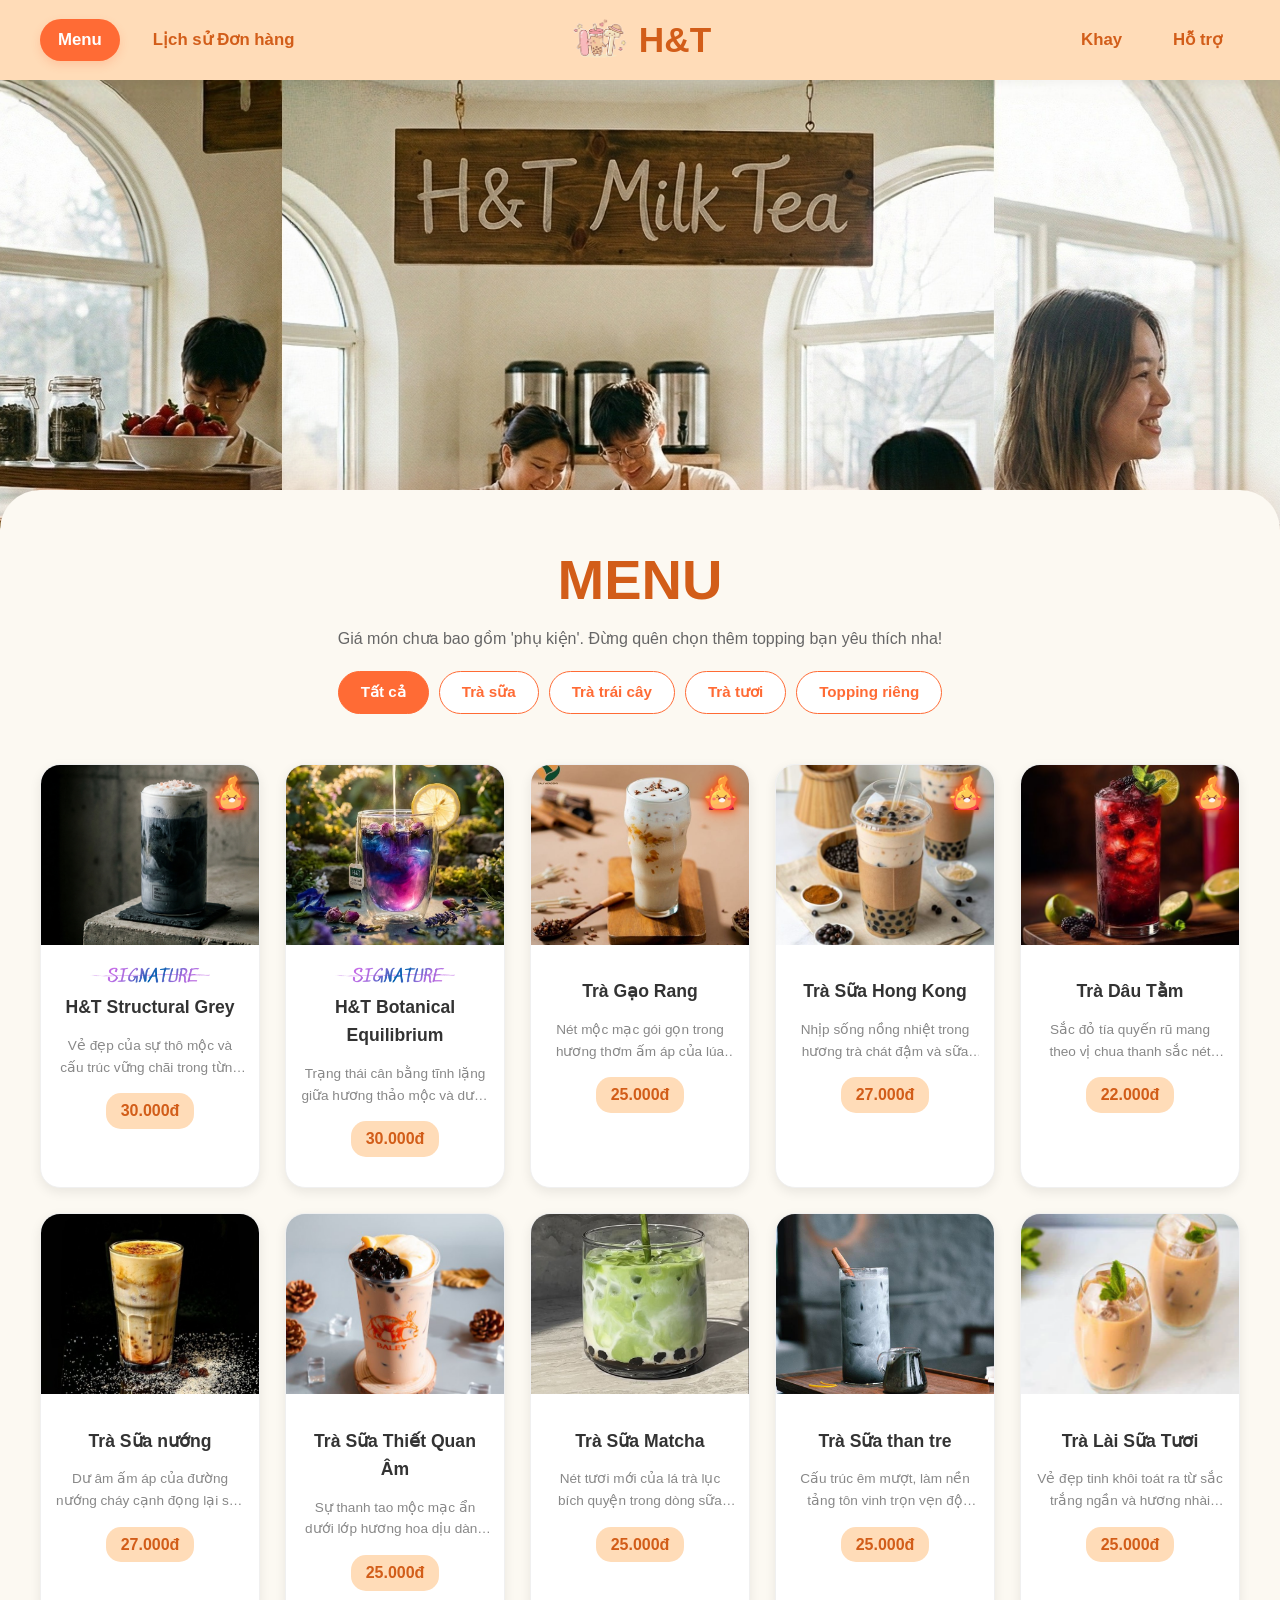
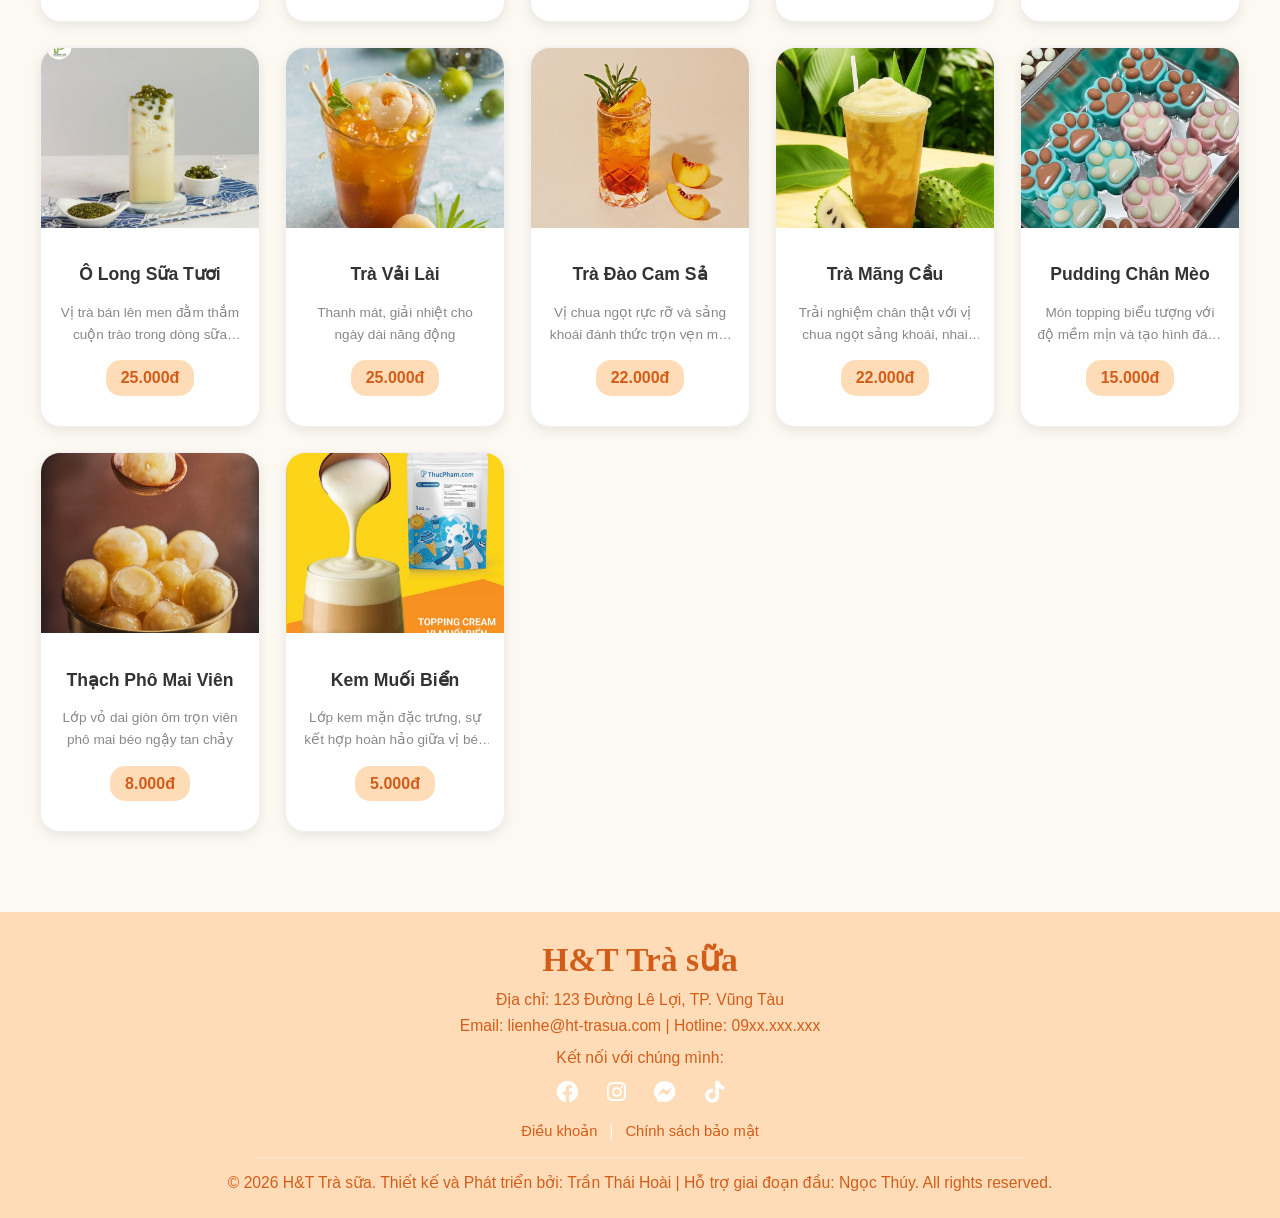
<file: Menu.html>
﻿<!DOCTYPE html>
<html lang="vi">
<head>
    <meta charset="UTF-8">
    <meta name="viewport" content="width=device-width, initial-scale=1.0">
    <title>H&T Milk Tea - Menu</title>
    <link rel="icon" type="image/png" href="Ts-img/logo.png">
    <link rel="stylesheet" href="style1.css">
	<link rel="stylesheet" href="https://cdnjs.cloudflare.com/ajax/libs/font-awesome/6.0.0/css/all.min.css">
</head>
<body class="menu-page">

    <header class="main-header">
    <nav class="nav-left">
        <a href="Menu.html" class="active">Menu</a>
        <a href="History.html">Lịch sử<span class="nav-long-text"> Đơn hàng</span></a>
    </nav>

    <a href="index.html" class="logo-center">
        <img src="Ts-img/logo.png" alt="H&T Logo" class="header-logo">
        <h1>H<span class="highlight">&</span>T</h1>
    </a>

    <nav class="nav-right">
        <a href="Tray.html">Khay<span class="header-cart-badge" style="display:none;"></span></a>
        <a href="Support.html">Hỗ trợ</a>
    </nav>
	</header>

    <div class="menu-fixed-cover"></div>

    
		<main class="menu-container">
			<h2 class="menu-title">MENU</h2>
            <p class="menu-instruct">Giá món chưa bao gồm 'phụ kiện'. Đừng quên chọn thêm topping bạn yêu thích nha!</p>

            
				<input type="radio" id="filter-all" name="menu-filter" checked hidden>
				<input type="radio" id="filter-trasua" name="menu-filter" hidden>
				<input type="radio" id="filter-tratraicay" name="menu-filter" hidden>
				<input type="radio" id="filter-tratuoi" name="menu-filter" hidden>
				<input type="radio" id="filter-topping" name="menu-filter" hidden>

				<div class="filter-bar">
					<label for="filter-all" class="filter-btn">Tất cả</label>
					<label for="filter-trasua" class="filter-btn">Trà sữa</label>
					<label for="filter-tratraicay" class="filter-btn">Trà trái cây</label>
					<label for="filter-tratuoi" class="filter-btn">Trà tươi</label>
					<label for="filter-topping" class="filter-btn">Topping riêng</label>
				</div>

            <div class="product-grid">
				
				<a href="product-info.html?id=HnT_SG" class="product-card item-trasua">
				
					<img src="Ts-img/fire-icon.png" alt="Best Seller" class="best-seller-icon">
					
					<div class="product-img">
						<img src="Ts-img/HnT_SG.png" alt="Trà sữa">
					</div>
					
					<div class="product-info">
						<img src="Ts-img/signature-text.png" alt="Signature" class="signature-badge">
						
						<h3>H&T Structural Grey</h3>
						<p class="product-desc">Vẻ đẹp của sự thô mộc và cấu trúc vững chãi trong từng nốt vị</p>
						
						<div class="price-tag">30.000đ</div>
						
					</div>
					
				</a>
				
				<a href="product-info.html?id=HnT_BE" class="product-card item-tratraicay">
				
					<div class="product-img">
						<img src="Ts-img/HnT_BE.png" alt="Trà trái cây">
					</div>
					
					<div class="product-info">
						<img src="Ts-img/signature-text.png" alt="Signature" class="signature-badge">
						
						<h3>H&T Botanical Equilibrium</h3>
						<p class="product-desc">Trạng thái cân bằng tĩnh lặng giữa hương thảo mộc và dư vị êm ái</p>
						
						<div class="price-tag">30.000đ</div>
						
					</div>
					
				</a>
				
				<a href="product-info.html?id=Tt_GaoRang" class="product-card item-tratuoi">
					
					<img src="Ts-img/fire-icon.png" alt="Best Seller" class="best-seller-icon">
				
					<div class="product-img">
						<img src="Ts-img/Tt_GaoRang.jpg" alt="Trà tươi">
					</div>
					
					<div class="product-info">
						<h3>Trà Gạo Rang</h3>
						<p class="product-desc">Nét mộc mạc gói gọn trong hương thơm ấm áp của lúa mới sém lửa</p>
						
						<div class="price-tag">25.000đ</div>
						
					</div>
				</a>
				
				<a href="product-info.html?id=Ts_HongKong" class="product-card item-trasua">
					<img src="Ts-img/fire-icon.png" alt="Best Seller" class="best-seller-icon">
					
					<div class="product-img">
						<img src="Ts-img/Ts_HongKong.jpg" alt="Trà trái cây">
					</div>
					
					<div class="product-info">
						<h3>Trà Sữa Hong Kong</h3>
						<p class="product-desc">Nhịp sống nồng nhiệt trong hương trà chát đậm và sữa đặc béo ngậy</p>
						
						<div class="price-tag">27.000đ</div>
						
					</div>
				</a>
				
				<a href="product-info.html?id=T_DauTam" class="product-card item-tratraicay">
					<img src="Ts-img/fire-icon.png" alt="Best Seller" class="best-seller-icon">
					
					<div class="product-img">
						<img src="Ts-img/T_DauTam.jpg" alt="Trà trái cây">
					</div>
					
					<div class="product-info">
						<h3>Trà Dâu Tằm</h3>
						<p class="product-desc">Sắc đỏ tía quyến rũ mang theo vị chua thanh sắc nét của mùa hè</p>
						
						<div class="price-tag">22.000đ</div>
						
					</div>
				</a>
				
				<a href="product-info.html?id=Ts_nuong" class="product-card item-trasua">
				
					<div class="product-img">
						<img src="Ts-img/Ts_nuong.jpg" alt="Trà sữa">
					</div>
					
					<div class="product-info">
						<h3>Trà Sữa nướng</h3>
						<p class="product-desc">Dư âm ấm áp của đường nướng cháy cạnh đọng lại sâu sắc</p>
						
						<div class="price-tag">27.000đ</div>
						
					</div>
				</a>
				
				<a href="product-info.html?id=Ts_TQA" class="product-card item-trasua">
				
					<div class="product-img">
						<img src="Ts-img/Ts_TQA.jpg" alt="Trà sữa">
					</div>
					
					<div class="product-info">
						<h3>Trà Sữa Thiết Quan Âm</h3>
						<p class="product-desc">Sự thanh tao mộc mạc ẩn dưới lớp hương hoa dịu dàng tĩnh lặng</p>
						
						<div class="price-tag">25.000đ</div>
						
					</div>
				</a>

				<a href="product-info.html?id=Ts_Matcha" class="product-card item-trasua">
				
					<div class="product-img">
						<img src="Ts-img/Ts_Matcha.jpg" alt="Trà sữa">
					</div>
					
					<div class="product-info">
						<h3>Trà Sữa Matcha</h3>
						<p class="product-desc">Nét tươi mới của lá trà lục bích quyện trong dòng sữa thanh mát</p>
						
						<div class="price-tag">25.000đ</div>
						
					</div>
				</a>
				
				<a href="product-info.html?id=Ts_ThanTre" class="product-card item-trasua">
				
					<div class="product-img">
						<img src="Ts-img/Ts_ThanTre.jpg" alt="Trà sữa">
					</div>
					
					<div class="product-info">
						<h3>Trà Sữa than tre</h3>
						<p class="product-desc">Cấu trúc êm mượt, làm nền tảng tôn vinh trọn vẹn độ ngậy của sữa </p>
						
						<div class="price-tag">25.000đ</div>
						
					</div>
				</a>
				
				<a href="product-info.html?id=Tt_LaiSuaTuoi" class="product-card item-tratuoi">
				
					<div class="product-img">
						<img src="Ts-img/Tt_LaiSuaTuoi.jpg" alt="Trà sữa">
					</div>
					
					<div class="product-info">
						<h3>Trà Lài Sữa Tươi</h3>
						<p class="product-desc">Vẻ đẹp tinh khôi toát ra từ sắc trắng ngần và hương nhài nguyên bản</p>
						
						<div class="price-tag">25.000đ</div>
						
					</div>
				</a>
				
				<a href="product-info.html?id=Tt_OlongSua" class="product-card item-tratuoi">
				
					<div class="product-img">
						<img src="Ts-img/Tt_OlongSua.jpg" alt="Trà tươi">
					</div>
					
					<div class="product-info">
						<h3>Ô Long Sữa Tươi</h3>
						<p class="product-desc">Vị trà bán lên men đằm thắm cuộn trào trong dòng sữa mượt mà</p>
						
						<div class="price-tag">25.000đ</div>
						
					</div>
				</a>

				<a href="product-info.html?id=T_VaiLai" class="product-card item-trasua item-tratraicay">
					
					<div class="product-img">
						<img src="Ts-img/T_VaiLai.jpg" alt="Trà trái cây">
					</div>
					
					<div class="product-info">
						<h3>Trà Vải Lài</h3>
						<p class="product-desc">Thanh mát, giải nhiệt cho ngày dài năng động</p>
						
						<div class="price-tag">25.000đ</div>
						
					</div>
				</a>
				
				<a href="product-info.html?id=T_DaoCamSa" class="product-card item-tratraicay">
				
					<div class="product-img">
						<img src="Ts-img/T_DaoCamSa.jpg" alt="Trà trái cây">
					</div>
					
					<div class="product-info">
						<h3>Trà Đào Cam Sả</h3>
						<p class="product-desc">Vị chua ngọt rực rỡ và sảng khoái đánh thức trọn vẹn mọi giác quan</p>
						
						<div class="price-tag">22.000đ</div>
						
					</div>
				</a>
				
				<a href="product-info.html?id=T_MangCau" class="product-card item-tratraicay">
				
					<div class="product-img">
						<img src="Ts-img/T_MangCau.jpg" alt="Trà trái cây">
					</div>
					
					<div class="product-info">
						<h3>Trà Mãng Cầu</h3>
						<p class="product-desc">Trải nghiệm chân thật với vị chua ngọt sảng khoái, nhai sần sật vui miệng</p>
						
						<div class="price-tag">22.000đ</div>
						
					</div>
				</a>
				
				<a href="product-info.html?id=Top_ChanMeo" class="product-card item-topping">
					<div class="product-img"><img src="Ts-img/Top_ChanMeo.jpg" alt="Topping"></div>
					<div class="product-info">
						<h3>Pudding Chân Mèo</h3>
						<p class="product-desc">Món topping biểu tượng với độ mềm mịn và tạo hình đáng yêu</p>
						<div class="price-tag">15.000đ</div>
					</div>
				</a>

				<a href="product-info.html?id=Top_PhoMai" class="product-card item-topping">
					<div class="product-img"><img src="Ts-img/Top_PhoMai.jpg" alt="Topping"></div>
					<div class="product-info">
						<h3>Thạch Phô Mai Viên</h3>
						<p class="product-desc">Lớp vỏ dai giòn ôm trọn viên phô mai béo ngậy tan chảy</p>
						<div class="price-tag">8.000đ</div>
					</div>
				</a>

				<a href="product-info.html?id=Top_KemMuoi" class="product-card item-topping">
					<div class="product-img"><img src="Ts-img/Top_KemMuoi.jpg" alt="Topping"></div>
					<div class="product-info">
						<h3>Kem Muối Biển</h3>
						<p class="product-desc">Lớp kem mặn đặc trưng, sự kết hợp hoàn hảo giữa vị béo và mặn</p>
						<div class="price-tag">5.000đ</div>
					</div>
				</a>
				
			</div>
				
				
			</main>

	<footer class="ht-footer">
    <div class="footer-container">
        <h1>H&T Trà sữa</h1>
        <p>Địa chỉ: 123 Đường Lê Lợi, TP. Vũng Tàu</p>
        <p>Email: lienhe@ht-trasua.com | Hotline: 09xx.xxx.xxx</p>
        
        <div class="footer-social">
            <p>Kết nối với chúng mình:</p>
            <div class="social-icons">
                <a href="#" class="icon-link"><i class="fab fa-facebook"></i></a>
                <a href="#" class="icon-link"><i class="fab fa-instagram"></i></a>
                <a href="#" class="icon-link"><i class="fab fa-facebook-messenger"></i></a>
                <a href="#" class="icon-link"><i class="fab fa-tiktok"></i></a>
            </div>
        </div>

        <div class="footer-bottom">
            <a href="Terms.html">Điều khoản</a> | <a href="Privacy.html">Chính sách bảo mật</a>
        </div>
        
        <hr class="footer-divider">
        
        <p class="copyright">© 2026 H&T Trà sữa. Thiết kế và Phát triển bởi: Trần Thái Hoài | Hỗ trợ giai đoạn đầu: Ngọc Thúy. All rights reserved.</p>
    </div>
	</footer>

    <script>
    function updateHeaderCartBadge() {
        try {
            let cart = JSON.parse(localStorage.getItem('ht_cart')) || [];
            let total = cart.reduce((sum, item) => sum + (item.quantity || 1), 0);
            let badges = document.querySelectorAll('.header-cart-badge');
            badges.forEach(b => {
                if (total > 0) {
                    b.textContent = total;
                    b.style.display = 'inline-block';
                } else {
                    b.style.display = 'none';
                }
            });
        } catch(e) {}
    }
    if (document.readyState === 'loading') {
        document.addEventListener('DOMContentLoaded', updateHeaderCartBadge);
    } else {
        updateHeaderCartBadge();
    }
    </script>
</body>
</html>
</file>
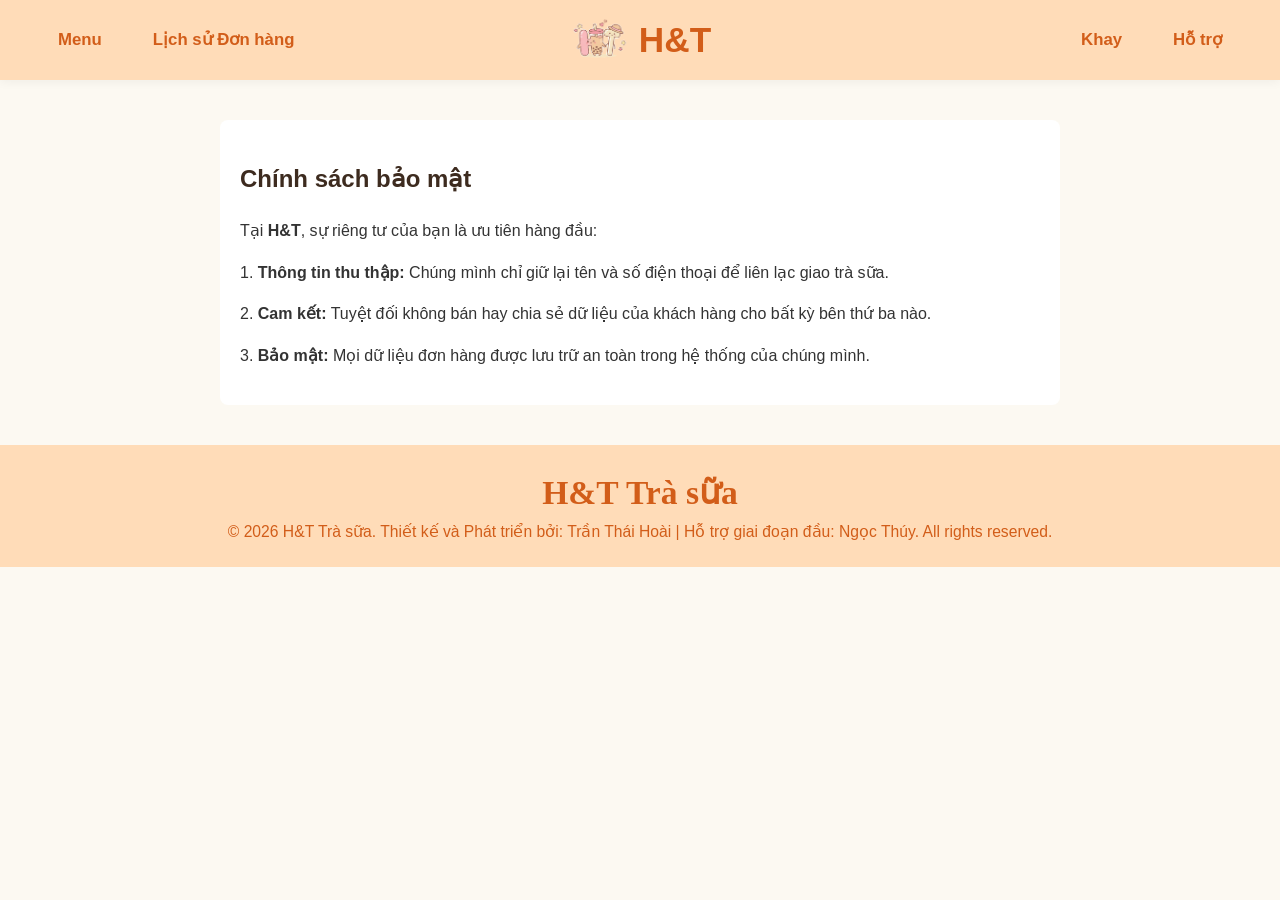
<file: Privacy.html>
﻿<!DOCTYPE html>
<html lang="vi">
<head>
    <meta charset="UTF-8">
    <meta name="viewport" content="width=device-width, initial-scale=1.0">
    <title>Chính sách bảo mật - H&T Milk Tea</title>
    <link rel="icon" type="image/png" href="Ts-img/logo.png">
    <link rel="stylesheet" href="style1.css">
    <link rel="stylesheet" href="https://cdnjs.cloudflare.com/ajax/libs/font-awesome/6.0.0/css/all.min.css">
    <style>
        .policy-content { max-width: 800px; margin: 40px auto; padding: 20px; background: white; border-radius: 8px; }
        .policy-content h2 { color: #3d2b1f; }
    </style>
</head>
<body>
    <header class="main-header">
        <nav class="nav-left"><a href="Menu.html">Menu</a><a href="History.html">Lịch sử<span class="nav-long-text"> Đơn hàng</span></a></nav>
        <a href="index.html" class="logo-center">
            <img src="Ts-img/logo.png" alt="H&T Logo" class="header-logo">
            <h1>H<span class="highlight">&</span>T</h1>
        </a>
        <nav class="nav-right"><a href="Tray.html">Khay<span class="header-cart-badge" style="display:none;"></span></a><a href="Support.html">Hỗ trợ</a></nav>
    </header>

    <main class="policy-content">
        <h2>Chính sách bảo mật</h2>
        <p>Tại <strong>H&T</strong>, sự riêng tư của bạn là ưu tiên hàng đầu:</p>
        <p>1. <strong>Thông tin thu thập:</strong> Chúng mình chỉ giữ lại tên và số điện thoại để liên lạc giao trà sữa.</p>
        <p>2. <strong>Cam kết:</strong> Tuyệt đối không bán hay chia sẻ dữ liệu của khách hàng cho bất kỳ bên thứ ba nào.</p>
        <p>3. <strong>Bảo mật:</strong> Mọi dữ liệu đơn hàng được lưu trữ an toàn trong hệ thống của chúng mình.</p>
    </main>

    <footer class="ht-footer">
        <div class="footer-container">
            <h1>H&T Trà sữa</h1>
            <p class="copyright">© 2026 H&T Trà sữa. Thiết kế và Phát triển bởi: Trần Thái Hoài | Hỗ trợ giai đoạn đầu: Ngọc Thúy. All rights reserved.</p>
        </div>
    </footer>
    <script>
    function updateHeaderCartBadge() {
        try {
            let cart = JSON.parse(localStorage.getItem('ht_cart')) || [];
            let total = cart.reduce((sum, item) => sum + (item.quantity || 1), 0);
            let badges = document.querySelectorAll('.header-cart-badge');
            badges.forEach(b => {
                if (total > 0) {
                    b.textContent = total;
                    b.style.display = 'inline-block';
                } else {
                    b.style.display = 'none';
                }
            });
        } catch(e) {}
    }
    if (document.readyState === 'loading') {
        document.addEventListener('DOMContentLoaded', updateHeaderCartBadge);
    } else {
        updateHeaderCartBadge();
    }
    </script>
</body>
</html>
</file>
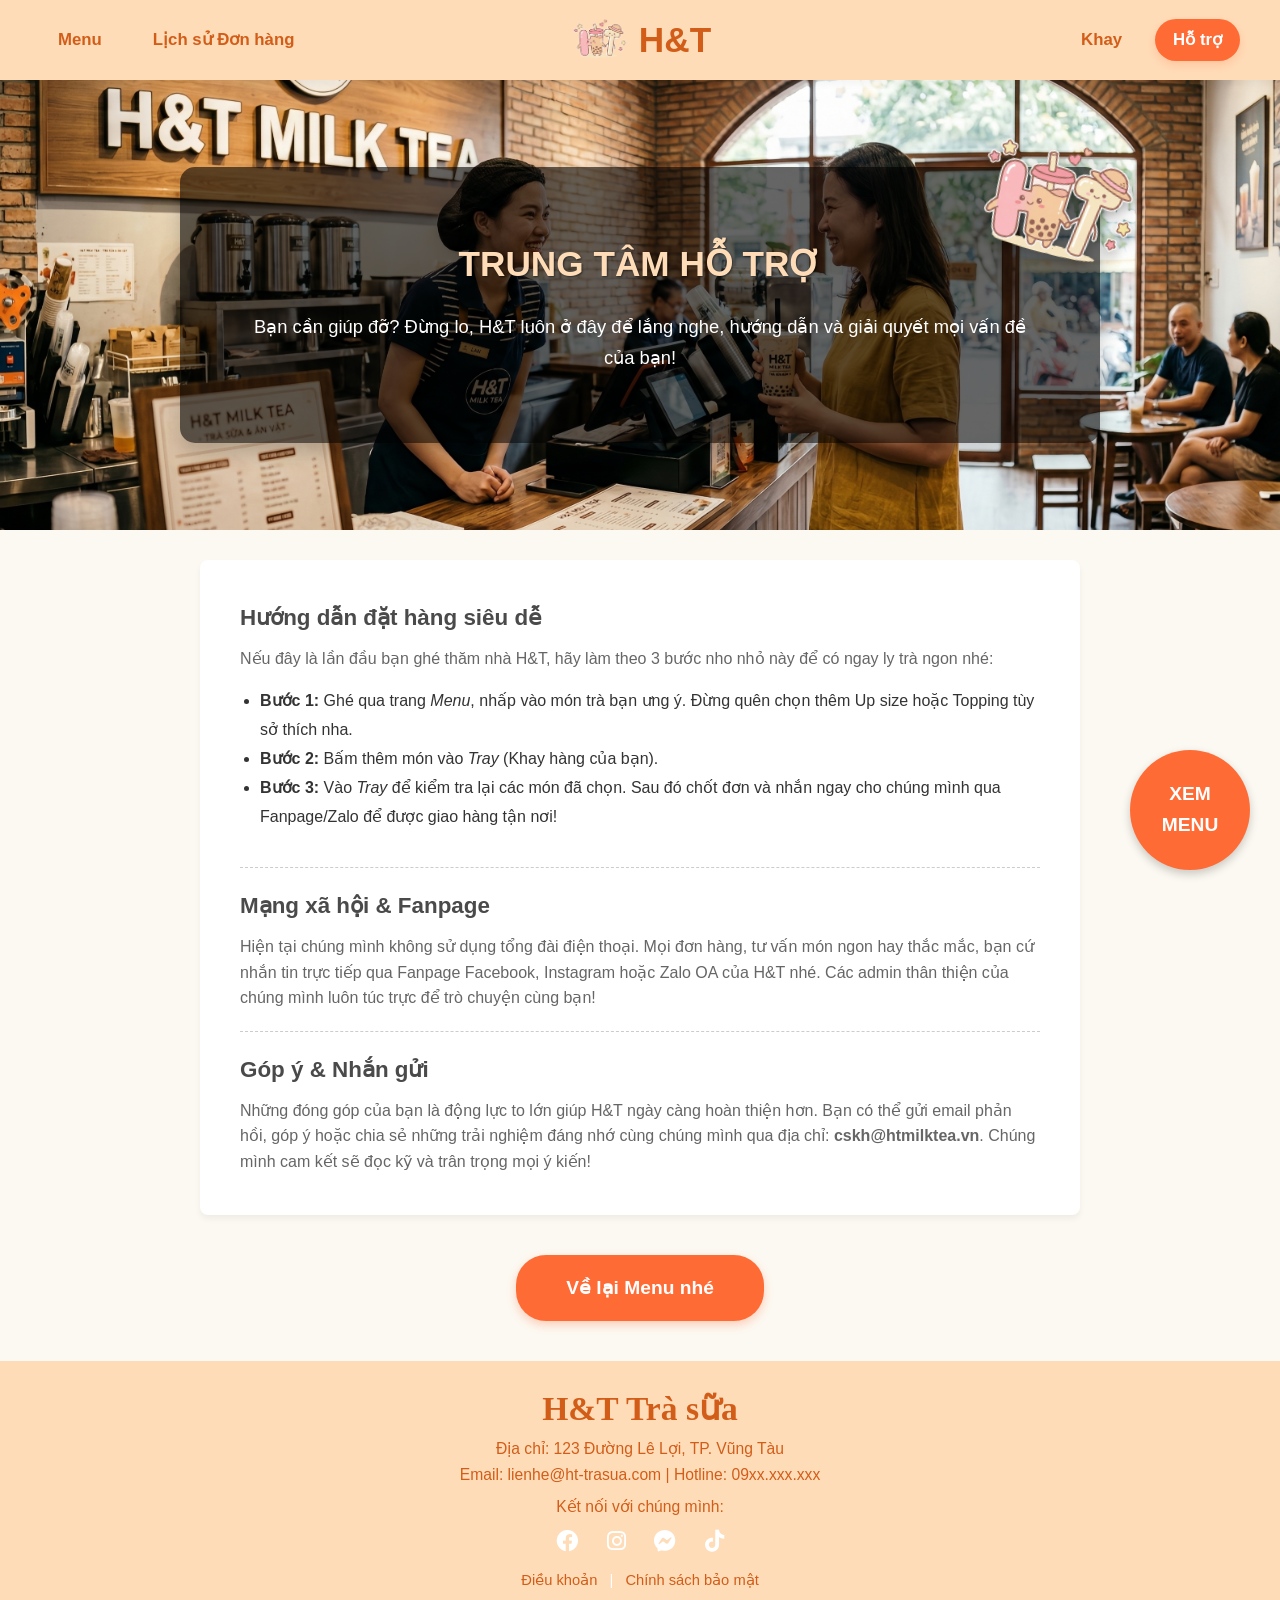
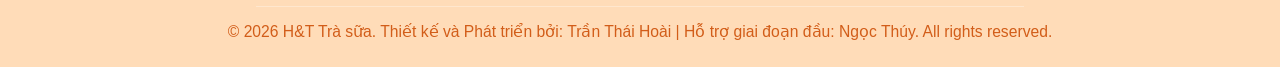
<file: Support.html>
﻿<!DOCTYPE html>
<html lang="vi">
<head>
    <meta charset="UTF-8">
    <meta name="viewport" content="width=device-width, initial-scale=1.0">
    <title>H&T Milk Tea - Hỗ trợ Khách hàng</title>
    <link rel="icon" type="image/png" href="Ts-img/logo.png">
    <link rel="stylesheet" href="style1.css">
	<link rel="stylesheet" href="https://cdnjs.cloudflare.com/ajax/libs/font-awesome/6.0.0/css/all.min.css">
</head>
<body>

    <header class="main-header">
    <nav class="nav-left">
        <a href="Menu.html">Menu</a>
        <a href="History.html">Lịch sử<span class="nav-long-text"> Đơn hàng</span></a>
    </nav>

    <a href="index.html" class="logo-center">
        <img src="Ts-img/logo.png" alt="H&T Logo" class="header-logo">
        <h1>H<span class="highlight">&</span>T</h1>
    </a>

    <nav class="nav-right">
        <a href="Tray.html">Khay<span class="header-cart-badge" style="display:none;"></span></a>
        <a href="Support.html" class="active">Hỗ trợ</a>
    </nav>
	</header>

    <section class="hero-banner-sp">
        <div class="hero-content">
            
            <img src="Ts-img/logo.png" alt="H&T Logo Nhỏ" class="hero-logo">

            <div class="introduction-text">
                <h2>TRUNG TÂM HỖ TRỢ</h2>
                <p>Bạn cần giúp đỡ? Đừng lo, <span class="highlight">H&T</span> luôn ở đây để lắng nghe, hướng dẫn và giải quyết mọi vấn đề của bạn!</p>
            </div>
			
        </div>
    </section>

    <section class="brand-section">
        
        <div class="brand-item">
            <h3>Hướng dẫn đặt hàng siêu dễ</h3>
            <p>Nếu đây là lần đầu bạn ghé thăm nhà H&T, hãy làm theo 3 bước nho nhỏ này để có ngay ly trà ngon nhé:</p>
            <ul style="text-align: left; padding-left: 20px; line-height: 1.8;">
                <li><strong>Bước 1:</strong> Ghé qua trang <em>Menu</em>, nhấp vào món trà bạn ưng ý. Đừng quên chọn thêm Up size hoặc Topping tùy sở thích nha.</li>
                <li><strong>Bước 2:</strong> Bấm thêm món vào <em>Tray</em> (Khay hàng của bạn).</li>
                <li><strong>Bước 3:</strong> Vào <em>Tray</em> để kiểm tra lại các món đã chọn. Sau đó chốt đơn và nhắn ngay cho chúng mình qua Fanpage/Zalo để được giao hàng tận nơi!</li>
            </ul>
        </div>

        <div class="brand-item">
            <h3>Mạng xã hội & Fanpage</h3>
            <p>Hiện tại chúng mình không sử dụng tổng đài điện thoại. Mọi đơn hàng, tư vấn món ngon hay thắc mắc, bạn cứ nhắn tin trực tiếp qua Fanpage Facebook, Instagram hoặc Zalo OA của H&T nhé. Các admin thân thiện của chúng mình luôn túc trực để trò chuyện cùng bạn!</p>
        </div>

        <div class="brand-item">
            <h3>Góp ý & Nhắn gửi</h3>
            <p>Những đóng góp của bạn là động lực to lớn giúp H&T ngày càng hoàn thiện hơn. Bạn có thể gửi email phản hồi, góp ý hoặc chia sẻ những trải nghiệm đáng nhớ cùng chúng mình qua địa chỉ: <strong>cskh@htmilktea.vn</strong>. Chúng mình cam kết sẽ đọc kỹ và trân trọng mọi ý kiến!</p>
        </div>

    </section>
	
	<section class="bottom-cta">
		<a href="Menu.html" class="quick-order-banner">
			Về lại Menu nhé
		</a>
	</section>

    <a href="Menu.html" class="floating-menu-btn">XEM<br>MENU</a>
	
	<footer class="ht-footer">
    <div class="footer-container">
        <h1>H&T Trà sữa</h1>
        <p>Địa chỉ: 123 Đường Lê Lợi, TP. Vũng Tàu</p>
        <p>Email: lienhe@ht-trasua.com | Hotline: 09xx.xxx.xxx</p>
        
        <div class="footer-social">
            <p>Kết nối với chúng mình:</p>
            <div class="social-icons">
                <a href="#" class="icon-link"><i class="fab fa-facebook"></i></a>
                <a href="#" class="icon-link"><i class="fab fa-instagram"></i></a>
                <a href="#" class="icon-link"><i class="fab fa-facebook-messenger"></i></a>
                <a href="#" class="icon-link"><i class="fab fa-tiktok"></i></a>
            </div>
        </div>

        <div class="footer-bottom">
            <a href="Terms.html">Điều khoản</a> | <a href="Privacy.html">Chính sách bảo mật</a>
        </div>
        
        <hr class="footer-divider">
        
        <p class="copyright">© 2026 H&T Trà sữa. Thiết kế và Phát triển bởi: Trần Thái Hoài | Hỗ trợ giai đoạn đầu: Ngọc Thúy. All rights reserved.</p>
    </div>
	</footer>

    <script>
    function updateHeaderCartBadge() {
        try {
            let cart = JSON.parse(localStorage.getItem('ht_cart')) || [];
            let total = cart.reduce((sum, item) => sum + (item.quantity || 1), 0);
            let badges = document.querySelectorAll('.header-cart-badge');
            badges.forEach(b => {
                if (total > 0) {
                    b.textContent = total;
                    b.style.display = 'inline-block';
                } else {
                    b.style.display = 'none';
                }
            });
        } catch(e) {}
    }
    if (document.readyState === 'loading') {
        document.addEventListener('DOMContentLoaded', updateHeaderCartBadge);
    } else {
        updateHeaderCartBadge();
    }
    </script>
</body>
</html>
</file>
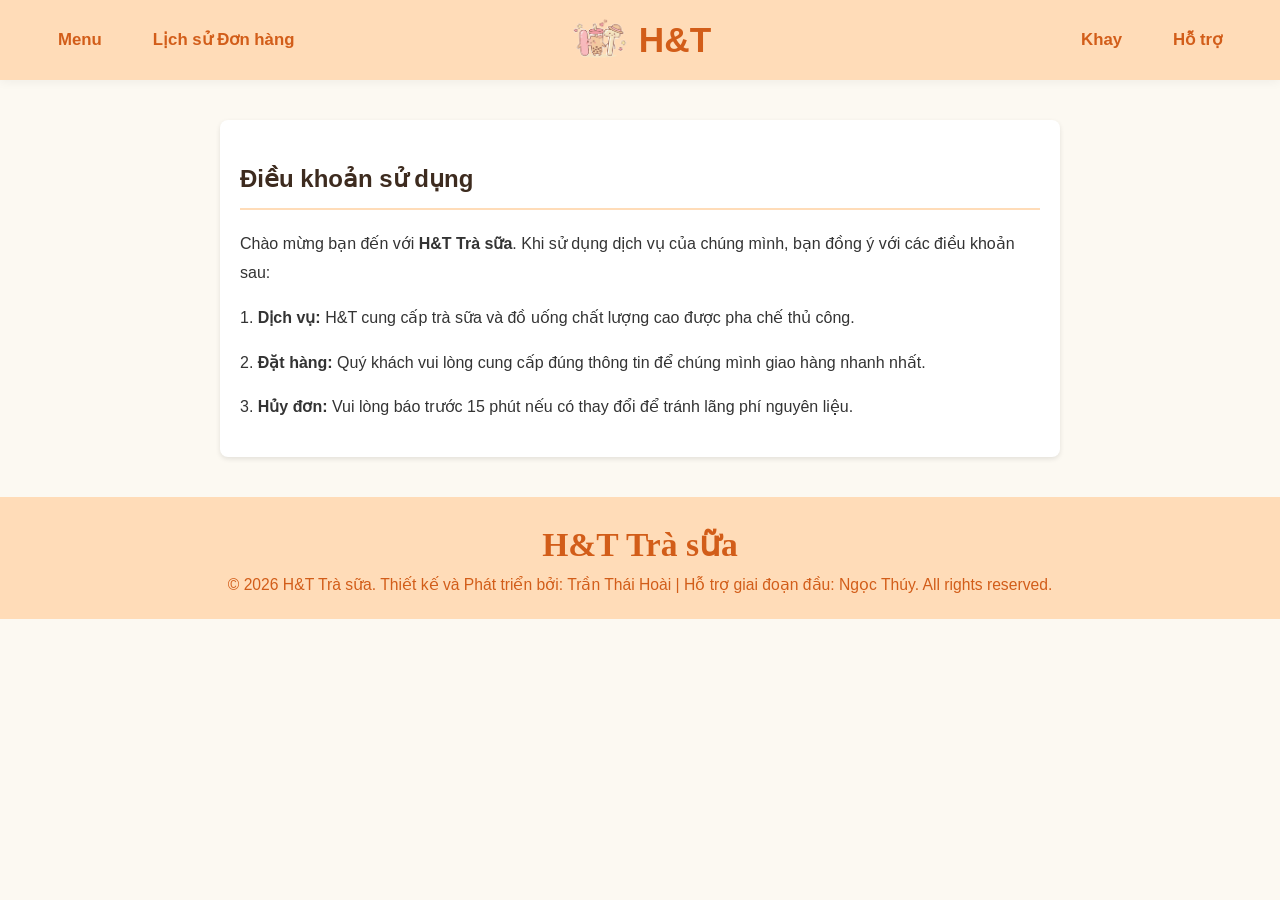
<file: Terms.html>
﻿<!DOCTYPE html>
<html lang="vi">
<head>
    <meta charset="UTF-8">
    <meta name="viewport" content="width=device-width, initial-scale=1.0">
    <title>Điều khoản sử dụng - H&T Milk Tea</title>
    <link rel="icon" type="image/png" href="Ts-img/logo.png">
    <link rel="stylesheet" href="style1.css">
    <link rel="stylesheet" href="https://cdnjs.cloudflare.com/ajax/libs/font-awesome/6.0.0/css/all.min.css">
    <style>
        .policy-content { max-width: 800px; margin: 40px auto; padding: 20px; background: white; border-radius: 8px; box-shadow: 0 2px 5px rgba(0,0,0,0.1); }
        .policy-content h2 { color: #3d2b1f; border-bottom: 2px solid #ffdcb8; padding-bottom: 10px; }
        .policy-content p { line-height: 1.8; margin-bottom: 15px; }
    </style>
</head>
<body>
    <header class="main-header">
        <nav class="nav-left"><a href="Menu.html">Menu</a><a href="History.html">Lịch sử<span class="nav-long-text"> Đơn hàng</span></a></nav>
        <a href="index.html" class="logo-center">
            <img src="Ts-img/logo.png" alt="H&T Logo" class="header-logo">
            <h1>H<span class="highlight">&</span>T</h1>
        </a>
        <nav class="nav-right"><a href="Tray.html">Khay<span class="header-cart-badge" style="display:none;"></span></a><a href="Support.html">Hỗ trợ</a></nav>
    </header>

    <main class="policy-content">
        <h2>Điều khoản sử dụng</h2>
        <p>Chào mừng bạn đến với <strong>H&T Trà sữa</strong>. Khi sử dụng dịch vụ của chúng mình, bạn đồng ý với các điều khoản sau:</p>
        <p>1. <strong>Dịch vụ:</strong> H&T cung cấp trà sữa và đồ uống chất lượng cao được pha chế thủ công.</p>
        <p>2. <strong>Đặt hàng:</strong> Quý khách vui lòng cung cấp đúng thông tin để chúng mình giao hàng nhanh nhất.</p>
        <p>3. <strong>Hủy đơn:</strong> Vui lòng báo trước 15 phút nếu có thay đổi để tránh lãng phí nguyên liệu.</p>
    </main>

    <footer class="ht-footer">
        <div class="footer-container">
            <h1>H&T Trà sữa</h1>
            <p class="copyright">© 2026 H&T Trà sữa. Thiết kế và Phát triển bởi: Trần Thái Hoài | Hỗ trợ giai đoạn đầu: Ngọc Thúy. All rights reserved.</p>
        </div>
    </footer>
    <script>
    function updateHeaderCartBadge() {
        try {
            let cart = JSON.parse(localStorage.getItem('ht_cart')) || [];
            let total = cart.reduce((sum, item) => sum + (item.quantity || 1), 0);
            let badges = document.querySelectorAll('.header-cart-badge');
            badges.forEach(b => {
                if (total > 0) {
                    b.textContent = total;
                    b.style.display = 'inline-block';
                } else {
                    b.style.display = 'none';
                }
            });
        } catch(e) {}
    }
    if (document.readyState === 'loading') {
        document.addEventListener('DOMContentLoaded', updateHeaderCartBadge);
    } else {
        updateHeaderCartBadge();
    }
    </script>
</body>
</html>
</file>
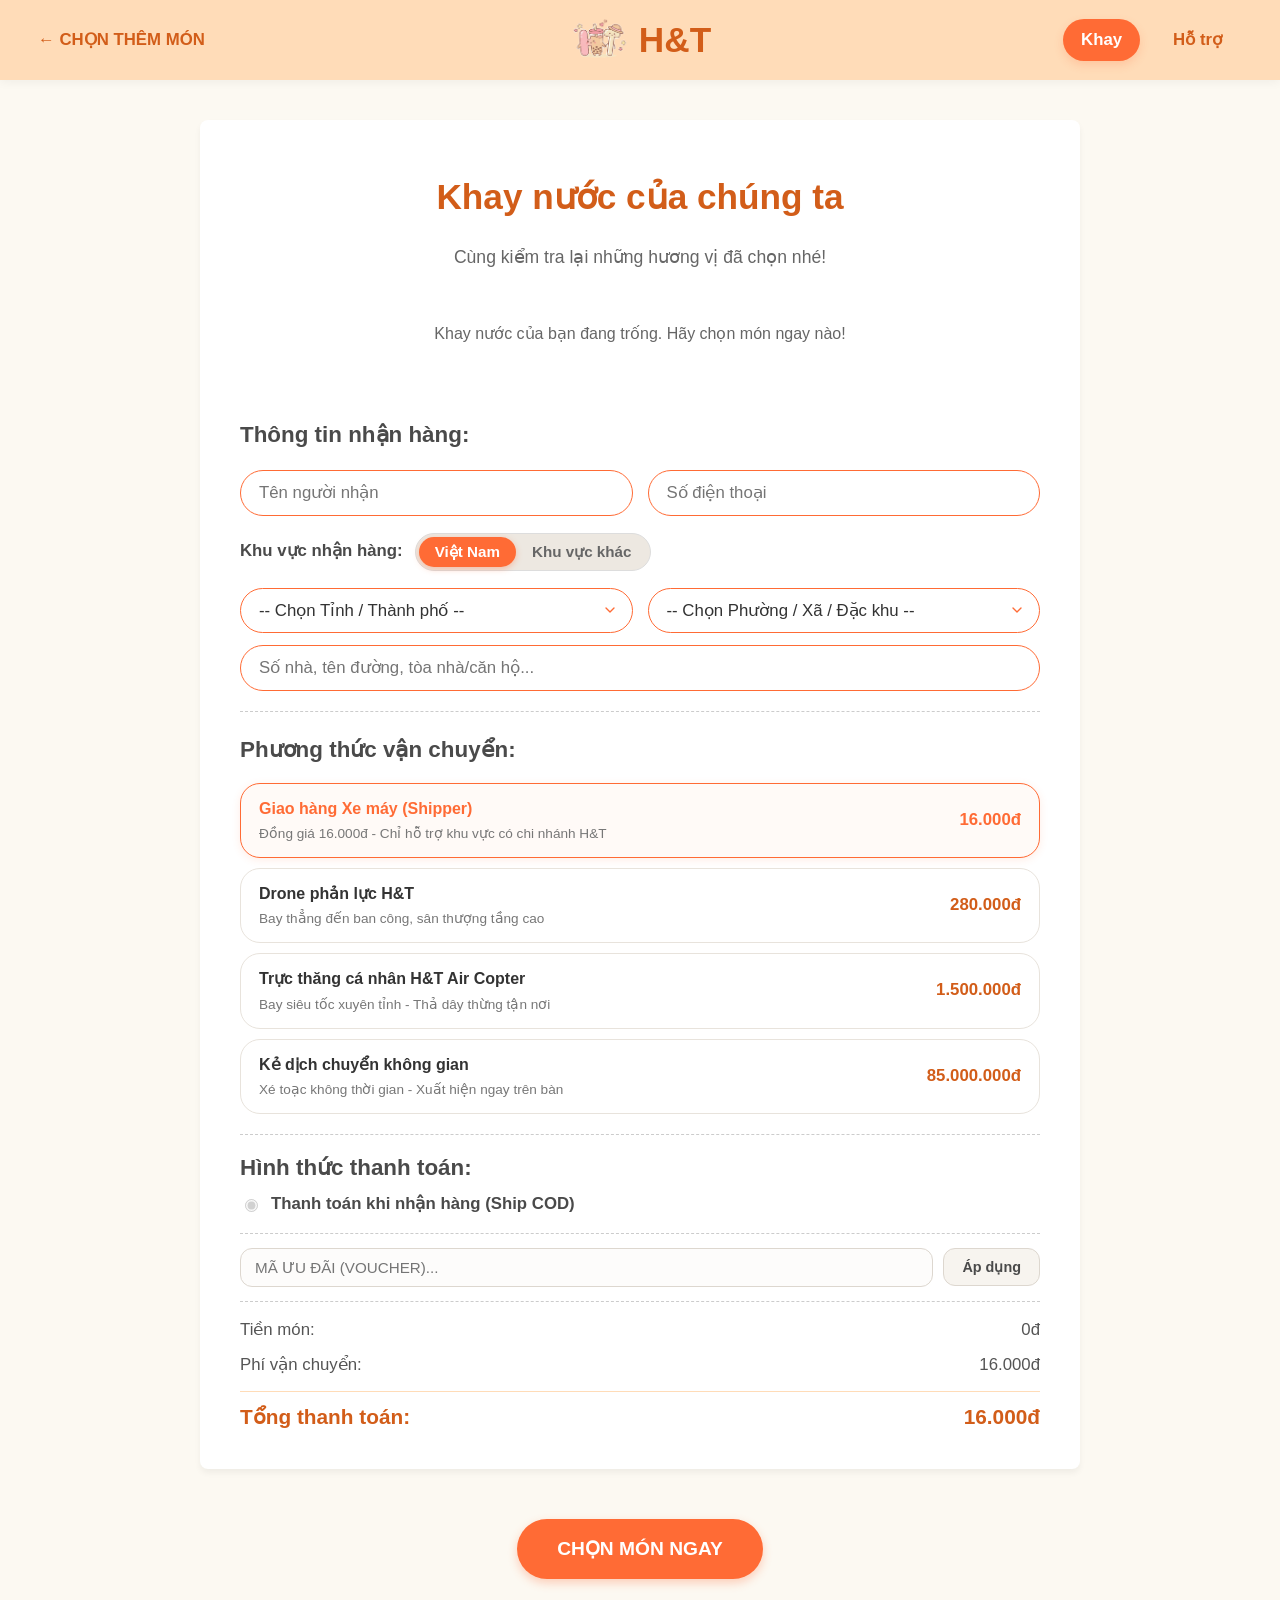
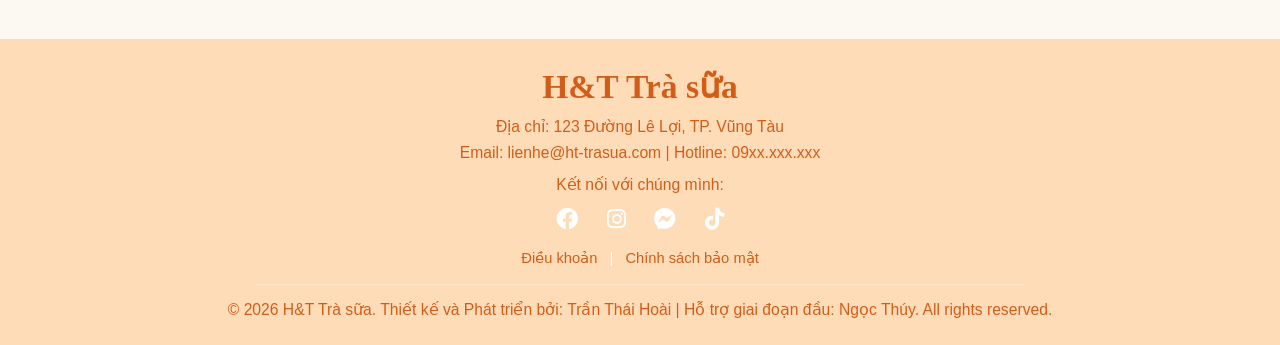
<file: Tray.html>
<!DOCTYPE html>
<html lang="vi">
<head>
    <meta charset="UTF-8">
    <meta name="viewport" content="width=device-width, initial-scale=1.0">
    <title>H&T Milk Tea - Khay Hàng</title>
    <link rel="icon" type="image/png" href="Ts-img/logo.png">
    <link rel="stylesheet" href="style1.css">
	<link rel="stylesheet" href="https://cdnjs.cloudflare.com/ajax/libs/font-awesome/6.0.0/css/all.min.css">
    <script src="vietnam_address.js"></script>
</head>
<body class="product-info-page">

    <header class="main-header">
    <nav class="nav-left">
		<a href="Menu.html" class="back-link">← CHỌN <span class="nav-long-text">THÊM </span>MÓN</a>
    </nav>

    <a href="index.html" class="logo-center">
        <img src="Ts-img/logo.png" alt="H&T Logo" class="header-logo">
        <h1>H<span class="highlight">&</span>T</h1>
    </a>

    <nav class="nav-right">
		<a href="Tray.html" class="active">Khay<span class="header-cart-badge" style="display:none;"></span></a>
        <a href="Support.html">Hỗ trợ</a>
    </nav>
	</header>

<section class="brand-section tray-section">
    <nav class="tray-header">
        <h2>Khay nước của chúng ta</h2>
        <p>Cùng kiểm tra lại những hương vị đã chọn nhé!</p>
    </nav>

    <div id="cart-items-container"></div>

    <!-- 1. THÔNG TIN NHẬN HÀNG -->
    <div class="brand-item tray-address">
        <h2>Thông tin nhận hàng:</h2>
        
        <!-- Tên & Số điện thoại -->
        <div class="tray-form-group">
            <div class="tray-input-wrapper">
                <input type="text" id="customer-name" class="tray-input" placeholder="Tên người nhận" required autocomplete="off">
                <div class="autocomplete-dropdown" id="dropdown-customer-name"></div>
            </div>
            <div class="tray-input-wrapper">
                <input type="tel" id="customer-phone" class="tray-input" placeholder="Số điện thoại" required autocomplete="off">
                <div class="autocomplete-dropdown" id="dropdown-customer-phone"></div>
            </div>
        </div>

        <!-- Công tắc gạt iOS Switch: Việt Nam / Khu vực khác -->
        <div class="tray-toggle-wrapper">
            <span class="tray-toggle-label">Khu vực nhận hàng:</span>
            <div class="ios-switch-container">
                <button type="button" class="ios-switch-btn active" id="btn-region-vn" onclick="setRegion('vn')">Việt Nam</button>
                <button type="button" class="ios-switch-btn" id="btn-region-other" onclick="setRegion('other')">Khu vực khác</button>
            </div>
        </div>

        <!-- Địa chỉ Việt Nam: Dropdowns liên kết động -->
        <div id="group-address-vn" style="display: flex; flex-direction: column; gap: 12px; width: 100%;">
            <div class="tray-form-group">
                <select id="customer-city" class="tray-input tray-select" onchange="onCityChange()">
                    <option value="">-- Chọn Tỉnh / Thành phố --</option>
                </select>
                <select id="customer-ward" class="tray-input tray-select" onchange="onWardChange()">
                    <option value="">-- Chọn Phường / Xã / Đặc khu --</option>
                </select>
            </div>
            <div class="tray-input-wrapper">
                <input type="text" id="customer-street" class="tray-input" placeholder="Số nhà, tên đường, tòa nhà/căn hộ..." autocomplete="off">
                <div class="autocomplete-dropdown" id="dropdown-customer-street"></div>
            </div>
        </div>

        <!-- Địa chỉ Khu vực khác (Mặc định ẩn) -->
        <div id="group-address-other" style="display: none; width: 100%;">
            <div class="tray-input-wrapper">
                <input type="text" id="customer-other-address" class="tray-input" placeholder="Nhập địa chỉ nhận hàng của bạn (Quốc tế / Khu vực khác)..." autocomplete="off">
                <div class="autocomplete-dropdown" id="dropdown-customer-other-address"></div>
            </div>
        </div>
    </div>

    <!-- 2. PHƯƠNG THỨC VẬN CHUYỂN -->
    <div class="brand-item tray-shipping">
        <h2>Phương thức vận chuyển:</h2>
        
        <!-- Xe máy -->
        <label class="shipping-option-card selected" id="card-ship-bike" onclick="selectShipping('bike')">
            <input type="radio" name="shipping-method" id="ship-bike" value="bike" checked style="display:none;">
            <div class="shipping-details">
                <div class="shipping-title">Giao hàng Xe máy (Shipper)</div>
                <div class="shipping-sub" id="bike-subtext">Đồng giá 16.000đ - Chỉ hỗ trợ khu vực có chi nhánh H&T</div>
            </div>
            <span class="shipping-price">16.000đ</span>
        </label>

        <!-- Drone -->
        <label class="shipping-option-card" id="card-ship-drone" onclick="selectShipping('drone')">
            <input type="radio" name="shipping-method" id="ship-drone" value="drone" style="display:none;">
            <div class="shipping-details">
                <div class="shipping-title">Drone phản lực H&T</div>
                <div class="shipping-sub">Bay thẳng đến ban công, sân thượng tầng cao</div>
            </div>
            <span class="shipping-price">280.000đ</span>
        </label>

        <!-- Trực thăng -->
        <label class="shipping-option-card" id="card-ship-heli" onclick="selectShipping('heli')">
            <input type="radio" name="shipping-method" id="ship-heli" value="heli" style="display:none;">
            <div class="shipping-details">
                <div class="shipping-title">Trực thăng cá nhân H&T Air Copter</div>
                <div class="shipping-sub">Bay siêu tốc xuyên tỉnh - Thả dây thừng tận nơi</div>
            </div>
            <span class="shipping-price">1.500.000đ</span>
        </label>

        <!-- Phi cơ tư nhân (Chỉ hiển thị khi chọn Khu vực khác) -->
        <label class="shipping-option-card" id="card-ship-jet" onclick="selectShipping('jet')" style="display: none;">
            <input type="radio" name="shipping-method" id="ship-jet" value="jet" style="display:none;">
            <div class="shipping-details">
                <div class="shipping-title">Phi cơ tư nhân H&T (Private Jet)</div>
                <div class="shipping-sub">Bay thẳng xuyên lục địa (~8 phút) - Hạ cánh tại sân bay quốc tế gần nhất</div>
            </div>
            <span class="shipping-price">18.000.000đ</span>
        </label>
        <!-- Kẻ dịch chuyển -->
        <label class="shipping-option-card" id="card-ship-portal" onclick="selectShipping('portal')">
            <input type="radio" name="shipping-method" id="ship-portal" value="portal" style="display:none;">
            <div class="shipping-details">
                <div class="shipping-title">Kẻ dịch chuyển không gian</div>
                <div class="shipping-sub">Xé toạc không thời gian - Xuất hiện ngay trên bàn</div>
            </div>
            <span class="shipping-price">85.000.000đ</span>
        </label>

        <!-- Thông báo đặc quyền giảm 70% thời gian ship khi chọn Phường Vũng Tàu hoặc Bà Rịa -->
        <div id="fast-shipping-banner" style="display: none; margin-top: 10px; padding: 10px 14px; background: #f0fdf4; border: 1px dashed #86efac; border-radius: 12px; color: #16a34a; font-size: 0.88em; font-weight: 600;">
            <i class="fas fa-bolt"></i> Bạn đang ở gần trụ sở chính của H&T, đơn hàng sẽ sớm được giao đến bạn 
        </div>
    </div>

    <!-- 3. HÌNH THỨC THANH TOÁN (COD CỐ ĐỊNH) -->
    <div class="brand-item tray-payment">
        <h2>Hình thức thanh toán:</h2>
        <div class="tray-payment-option">
            <input type="radio" id="pay-cod" name="payment-method" checked disabled>
            <label for="pay-cod">Thanh toán khi nhận hàng (Ship COD)</label>
        </div>
    </div>

    <!-- 3.b. MÃ ƯU ĐÃI (VOUCHER) -->
    <div class="brand-item tray-voucher">
        <div class="voucher-input-group">
            <input type="text" id="voucher-code" placeholder="Mã ưu đãi (Voucher)..." autocomplete="off" spellcheck="false">
            <button type="button" id="btn-apply-voucher" onclick="applyVoucher()">Áp dụng</button>
        </div>
        <div id="voucher-message" class="voucher-message" style="display: none;"></div>
    </div>

    <!-- 4. BẢNG TỔNG THANH TOÁN (BREAKDOWN) -->
    <div class="brand-item tray-breakdown">
        <div class="breakdown-row" id="voucher-breakdown-row" style="display: none; color: #16a34a; font-weight: 600;">
            <span>Ưu đãi áp dụng:</span>
            <span id="voucher-applied-text">FASTBAR (Pha chế 10s)</span>
        </div>
        <div class="breakdown-row">
            <span>Tiền món:</span>
            <span id="drinks-subtotal">0đ</span>
        </div>
        <div class="breakdown-row">
            <span>Phí vận chuyển:</span>
            <span id="shipping-fee-display">16.000đ</span>
        </div>
        <div class="breakdown-row total-row">
            <span>Tổng thanh toán:</span>
            <span id="cart-total-price">0đ</span>
        </div>
    </div>
	
</section>

<script>
let appliedVoucher = null;

function applyVoucher() {
    let input = document.getElementById('voucher-code');
    let msgEl = document.getElementById('voucher-message');
    let breakdownRow = document.getElementById('voucher-breakdown-row');
    let breakdownTxt = document.getElementById('voucher-applied-text');
    if (!input || !msgEl) return;

    let code = input.value.trim().toUpperCase();
    if (!code) {
        msgEl.className = 'voucher-message error';
        msgEl.innerHTML = 'Vui lòng nhập mã ưu đãi.';
        msgEl.style.display = 'flex';
        return;
    }

    if (code === 'FASTBAR') {
        appliedVoucher = {
            code: 'FASTBAR',
            description: 'Pha chế thần tốc 10s',
            prepDuration: 10
        };
        msgEl.className = 'voucher-message success';
        msgEl.innerHTML = `<span>✓ Đã áp dụng <strong>FASTBAR</strong>: Giảm thời gian pha chế xuống 10s!</span> <button type="button" class="btn-remove-voucher" onclick="removeVoucher()">[Hủy]</button>`;
        msgEl.style.display = 'flex';
        input.disabled = true;
        let btn = document.getElementById('btn-apply-voucher');
        if (btn) btn.disabled = true;

        if (breakdownRow) breakdownRow.style.display = 'flex';
        if (breakdownTxt) breakdownTxt.innerText = 'FASTBAR (Pha chế 10s)';
    } else {
        msgEl.className = 'voucher-message error';
        msgEl.innerHTML = 'Mã ưu đãi không hợp lệ hoặc đã hết hạn.';
        msgEl.style.display = 'flex';
    }
}

function removeVoucher() {
    appliedVoucher = null;
    let input = document.getElementById('voucher-code');
    let msgEl = document.getElementById('voucher-message');
    let btn = document.getElementById('btn-apply-voucher');
    let breakdownRow = document.getElementById('voucher-breakdown-row');

    if (input) {
        input.value = '';
        input.disabled = false;
    }
    if (btn) btn.disabled = false;
    if (msgEl) {
        msgEl.style.display = 'none';
        msgEl.innerHTML = '';
    }
    if (breakdownRow) {
        breakdownRow.style.display = 'none';
    }
}

let currentRegion = 'vn';
let currentShipping = 'bike';
let drinkSubtotal = 0;

// Các tỉnh/thành phố có chi nhánh cửa hàng H&T (cho phép xe máy)
const STORE_LOCATIONS = [
    'Thành phố Hồ Chí Minh', 
    'Thành phố Hà Nội', 
    'Thành phố Đà Nẵng', 
    'Thành phố Cần Thơ', 
    'Tỉnh Lâm Đồng'
];

const SHIPPING_FEES = {
    bike: 16000,
    drone: 280000,
    heli: 1500000,
    jet: 18000000,
    portal: 85000000
};

const SHIPPING_NAMES = {
    bike: 'Giao hàng Xe máy (Shipper)',
    drone: 'Drone phản lực H&T',
    heli: 'Trực thăng cá nhân H&T Air Copter',
    jet: 'Phi cơ tư nhân H&T (Private Jet)',
    portal: 'Kẻ dịch chuyển không gian'
};

// Khởi tạo đổ danh sách Tỉnh/TP từ VIETNAM_LOCATIONS
function initAddressDropdowns() {
    const citySelect = document.getElementById('customer-city');
    if (!citySelect || typeof VIETNAM_LOCATIONS === 'undefined') return;

    citySelect.innerHTML = '<option value="">-- Chọn Tỉnh / Thành phố --</option>';

    // 1. Nhóm Thành phố trực thuộc Trung ương
    if (VIETNAM_LOCATIONS.cities && VIETNAM_LOCATIONS.cities.length > 0) {
        const cityGroup = document.createElement('optgroup');
        cityGroup.label = 'Thành phố trực thuộc Trung ương';
        VIETNAM_LOCATIONS.cities.forEach(c => {
            const opt = document.createElement('option');
            opt.value = c.city_name;
            opt.textContent = c.city_name;
            cityGroup.appendChild(opt);
        });
        citySelect.appendChild(cityGroup);
    }

    // 2. Nhóm Các Tỉnh thành
    if (VIETNAM_LOCATIONS.provinces && VIETNAM_LOCATIONS.provinces.length > 0) {
        const provGroup = document.createElement('optgroup');
        provGroup.label = 'Các Tỉnh thành';
        VIETNAM_LOCATIONS.provinces.forEach(p => {
            const opt = document.createElement('option');
            opt.value = p.province_name;
            opt.textContent = p.province_name;
            provGroup.appendChild(opt);
        });
        citySelect.appendChild(provGroup);
    }
}

// Khi người dùng chọn Tỉnh / Thành phố
function onWardChange() {
    if (typeof closeAllDropdowns === 'function') closeAllDropdowns();
    const wardSelect = document.getElementById('customer-ward');
    const banner = document.getElementById('fast-shipping-banner');
    if (!wardSelect || !banner) return;
    
    let w = (wardSelect.value || '').trim();
    if (w === 'Phường Vũng Tàu' || w === 'Phường Bà Rịa') {
        banner.style.display = 'block';
    } else {
        banner.style.display = 'none';
    }
}

function onCityChange() {
    if (typeof closeAllDropdowns === 'function') closeAllDropdowns();
    const streetInput = document.getElementById('customer-street');
    if (streetInput) streetInput.value = '';
    const citySelect = document.getElementById('customer-city');
    const wardSelect = document.getElementById('customer-ward');
    if (!citySelect || !wardSelect) return;

    const selectedName = citySelect.value;
    wardSelect.innerHTML = '<option value="">-- Chọn Phường / Xã / Đặc khu --</option>';
    onWardChange();

    if (!selectedName || typeof VIETNAM_LOCATIONS === 'undefined') {
        checkBikeAvailability();
        return;
    }

    // Tìm trong cities hoặc provinces
    let found = (VIETNAM_LOCATIONS.cities || []).find(c => c.city_name === selectedName);
    if (!found) {
        found = (VIETNAM_LOCATIONS.provinces || []).find(p => p.province_name === selectedName);
    }

    if (found && found.units) {
        found.units.forEach(u => {
            const opt = document.createElement('option');
            opt.value = u.name;
            opt.textContent = `${u.name}`;
            wardSelect.appendChild(opt);
        });
    }

    checkBikeAvailability();
}

function setRegion(region) {
    if (typeof closeAllDropdowns === 'function') closeAllDropdowns();
    currentRegion = region;
    const btnVn = document.getElementById('btn-region-vn');
    const btnOther = document.getElementById('btn-region-other');
    const groupVn = document.getElementById('group-address-vn');
    const groupOther = document.getElementById('group-address-other');

    const cardBike = document.getElementById('card-ship-bike');
    const cardDrone = document.getElementById('card-ship-drone');
    const cardHeli = document.getElementById('card-ship-heli');
    const cardJet = document.getElementById('card-ship-jet');

    if (region === 'vn') {
        if (btnVn) btnVn.classList.add('active');
        if (btnOther) btnOther.classList.remove('active');
        if (groupVn) groupVn.style.display = 'flex';
        if (groupOther) groupOther.style.display = 'none';

        // 1. Ở Việt Nam: Hiện Xe máy, Drone, Trực thăng; Ẩn Phi cơ tư nhân
        if (cardBike) cardBike.style.display = 'flex';
        if (cardDrone) cardDrone.style.display = 'flex';
        if (cardHeli) cardHeli.style.display = 'flex';
        if (cardJet) cardJet.style.display = 'none';

        // Nếu trước đó đang chọn jet, chuyển về xe máy
        if (currentShipping === 'jet') {
            selectShipping('bike');
        }

        checkBikeAvailability();
    } else {
        if (btnOther) btnOther.classList.add('active');
        if (btnVn) btnVn.classList.remove('active');
        if (groupVn) groupVn.style.display = 'none';
        if (groupOther) groupOther.style.display = 'block';

        // 2. Ở Khu vực khác: Ẩn hoàn toàn Xe máy, Drone và Trực thăng; Hiện Phi cơ tư nhân
        if (cardBike) cardBike.style.display = 'none';
        if (cardDrone) cardDrone.style.display = 'none';
        if (cardHeli) cardHeli.style.display = 'none';
        if (cardJet) cardJet.style.display = 'flex';

        // Nếu đang chọn Xe máy, Drone hoặc Trực thăng, tự động chuyển sang Phi cơ tư nhân
        if (currentShipping === 'bike' || currentShipping === 'drone' || currentShipping === 'heli') {
            selectShipping('jet');
        }
    }
    updatePrices();
}

function checkBikeAvailability() {
    const cardBike = document.getElementById('card-ship-bike');
    const bikeSubtext = document.getElementById('bike-subtext');
    if (!cardBike) return;

    if (currentRegion !== 'vn') {
        cardBike.classList.add('disabled');
        if (bikeSubtext) bikeSubtext.innerText = 'Không khả dụng ở khu vực quốc tế';
        if (currentShipping === 'bike') selectShipping('drone');
        return;
    }

    const citySelect = document.getElementById('customer-city');
    const selectedCity = citySelect ? citySelect.value : '';

    // Nếu chưa chọn Tỉnh/TP, mặc định mở xe máy
    if (!selectedCity) {
        cardBike.classList.remove('disabled');
        if (bikeSubtext) bikeSubtext.innerText = 'Đồng giá 16.000đ - Chỉ hỗ trợ khu vực có chi nhánh H&T';
        return;
    }

    // Kiểm tra xem Tỉnh/TP có thuộc chuỗi cửa hàng H&T không
    const hasStore = STORE_LOCATIONS.includes(selectedCity);

    if (hasStore) {
        cardBike.classList.remove('disabled');
        if (bikeSubtext) bikeSubtext.innerText = 'Khả dụng! Shipper H&T sẽ giao tận nơi.';
    } else {
        cardBike.classList.add('disabled');
        if (bikeSubtext) bikeSubtext.innerText = 'Khu vực này chưa có quán H&T - Vui lòng chọn Drone hoặc Trực thăng!';
        if (currentShipping === 'bike') {
            selectShipping('drone');
        }
    }
}

function selectShipping(method) {
    const cardBike = document.getElementById('card-ship-bike');
    if (method === 'bike' && cardBike && cardBike.classList.contains('disabled')) {
        alert('Phương thức Giao hàng Xe máy chỉ hỗ trợ trong phạm vi Tỉnh/Thành phố có chuỗi cửa hàng H&T (TP.HCM, Hà Nội, Đà Nẵng, Cần Thơ, Lâm Đồng - Đà Lạt). Vui lòng chọn Drone, Trực thăng hoặc Dịch chuyển!');
        return;
    }

    currentShipping = method;
    ['bike', 'drone', 'heli', 'jet', 'portal'].forEach(m => {
        const card = document.getElementById('card-ship-' + m);
        const radio = document.getElementById('ship-' + m);
        if (card) {
            if (m === method) {
                card.classList.add('selected');
                if (radio) radio.checked = true;
            } else {
                card.classList.remove('selected');
                if (radio) radio.checked = false;
            }
        }
    });

    updatePrices();
}

function updatePrices() {
    const subtotalEl = document.getElementById('drinks-subtotal');
    const shippingFeeEl = document.getElementById('shipping-fee-display');
    const totalPriceEl = document.getElementById('cart-total-price');

    const fee = SHIPPING_FEES[currentShipping] || 0;
    const grandTotal = drinkSubtotal + fee;

    if (subtotalEl) subtotalEl.innerText = drinkSubtotal.toLocaleString('vi-VN') + 'đ';
    if (shippingFeeEl) shippingFeeEl.innerText = fee.toLocaleString('vi-VN') + 'đ';
    if (totalPriceEl) totalPriceEl.innerText = grandTotal.toLocaleString('vi-VN') + 'đ';
}

function loadCart() {
    if (typeof initAutocompleteEvents === 'function') initAutocompleteEvents();
    initAddressDropdowns();

    const cartContainer = document.getElementById('cart-items-container');
    const actionContainer = document.getElementById('tray-action-container');
    let cart = JSON.parse(localStorage.getItem('ht_cart')) || [];

    if (cart.length === 0) {
        cartContainer.innerHTML = '<p style="text-align:center; color:#666; margin: 50px 0;">Khay nước của bạn đang trống. Hãy chọn món ngay nào!</p>';
        drinkSubtotal = 0;
        updatePrices();
        if (actionContainer) {
            actionContainer.innerHTML = '<a href="Menu.html" class="quick-order-banner" style="text-decoration: none; font-size: 1.2em; padding: 15px 40px;">CHỌN MÓN NGAY</a>';
        }
        return;
    }

    if (actionContainer) {
        actionContainer.innerHTML = '<button onclick="checkoutOrder()" class="quick-order-banner" style="border: none; cursor: pointer; font-size: 1.2em; padding: 15px 40px;">CHỐT ĐƠN NGAY</button>';
    }

    let htmlContent = '';
    drinkSubtotal = 0;

    cart.forEach((item, index) => {
        let price = typeof item.price === 'string' ? parseInt(item.price.replace(/\D/g, '')) : item.price;
        if (isNaN(price)) price = 0;

        drinkSubtotal += price * (item.quantity || 1);
        
        htmlContent += `
        <div class="brand-item tray-item">
            <div class="tray-item-info">
                <h3>${item.name}</h3>
                <p class="tray-variants">${item.variants || ''}</p>
                <p class="tray-toppings">${item.toppings || ''}</p>
            </div>
            <div class="tray-item-price">
                <h3>${price.toLocaleString('vi-VN')}đ</h3>
                <p>SL: ${item.quantity || 1}</p>
                <button onclick="removeItem(${index})" class="tray-item-delete-btn" title="Xóa món này">[Xóa]</button>
            </div>
        </div>`;
    });

    cartContainer.innerHTML = htmlContent;
    updatePrices();
}

function checkoutOrder() {
    let cart = JSON.parse(localStorage.getItem('ht_cart')) || [];
    if (cart.length === 0) {
        alert('Khay nước của bạn đang trống. Hãy chọn món ngay!');
        window.location.href = 'Menu.html';
        return;
    }

    let nameInput = document.getElementById('customer-name');
    let phoneInput = document.getElementById('customer-phone');
    let name = nameInput ? nameInput.value.trim() : '';
    let phone = phoneInput ? phoneInput.value.trim() : '';
    
    if (!name) {
        alert('Bạn ơi, cho chúng mình biết tên của bạn nhé!');
        if (nameInput) nameInput.focus();
        return;
    }

    if (!phone) {
        alert('Bạn quên nhập số điện thoại nhận trà sữa rồi!');
        if (phoneInput) {
            phoneInput.focus();
        }
        return;
    }

    // Chuẩn hóa: loại bỏ khoảng trắng, dấu gạch nối, dấu chấm
    let cleanPhone = phone.replace(/[\s.-]/g, '');

    // Kiểm tra số điện thoại di động Việt Nam:
    // Đúng 10 chữ số, bắt đầu bằng các đầu số nhà mạng VN: 03, 05, 07, 08, 09
    const vnPhoneRegex = /^(03|05|07|08|09)\d{8}$/;
    if (currentRegion === 'vn' && !vnPhoneRegex.test(cleanPhone)) {
        alert('Số điện thoại không hợp lệ!\nVui lòng nhập đúng số điện thoại di động tại Việt Nam (10 chữ số, bắt đầu bằng 03, 05, 07, 08 hoặc 09).');
        if (phoneInput) {
            phoneInput.focus();
            phoneInput.select();
        }
        return;
    } else if (currentRegion !== 'vn' && !/^\+?\d{8,15}$/.test(cleanPhone)) {
        alert('Số điện thoại không hợp lệ!\nVui lòng nhập đúng số điện thoại liên lạc từ 8 - 15 chữ số.');
        if (phoneInput) {
            phoneInput.focus();
            phoneInput.select();
        }
        return;
    }
    phone = cleanPhone;

    let address = '';
    let city = '';
    let ward = '';
    let street = '';

    if (currentRegion === 'vn') {
        const citySelect = document.getElementById('customer-city');
        const wardSelect = document.getElementById('customer-ward');
        const streetInput = document.getElementById('customer-street');
        city = citySelect ? citySelect.value.trim() : '';
        ward = wardSelect ? wardSelect.value.trim() : '';
        street = streetInput ? streetInput.value.trim() : '';

        if (!city) {
            alert('Vui lòng chọn Tỉnh / Thành phố nhận hàng!');
            if (citySelect) citySelect.focus();
            return;
        }

        if (!ward) {
            alert('Vui lòng chọn Phường / Xã / Đặc khu nhận hàng!');
            if (wardSelect) wardSelect.focus();
            return;
        }

        if (!street) {
            alert('Vui lòng nhập địa chỉ cụ thể (số nhà, tên đường...)!');
            if (streetInput) streetInput.focus();
            return;
        }

        address = [street, ward, city].filter(Boolean).join(', ');
    } else {
        const otherInput = document.getElementById('customer-other-address');
        address = otherInput ? otherInput.value.trim() : '';
        if (!address) {
            alert('Bạn vui lòng nhập địa chỉ nhận hàng ở khu vực của bạn nhé!');
            if (otherInput) otherInput.focus();
            return;
        }
    }

    let orderId = '#HT-' + Math.floor(1000 + Math.random() * 9000);
    let now = new Date();
    let orderDate = now.toLocaleString('vi-VN');
    let orderTimestamp = now.getTime();

    let fee = SHIPPING_FEES[currentShipping] || 0;
    let grandTotal = drinkSubtotal + fee;
    let grandTotalText = grandTotal.toLocaleString('vi-VN') + 'đ';
    let shippingName = SHIPPING_NAMES[currentShipping] || 'Xe máy';

    let itemsSummary = cart.map(i => `${i.name} (${i.variants || 'M'}) x${i.quantity || 1} [${i.toppings || 'None'}]`).join('\n');

    let history = JSON.parse(localStorage.getItem('ht_history')) || [];
    history.push({ 
        orderId: orderId,
        date: orderDate, 
        timestamp: orderTimestamp,
        name: name,
        phone: phone,
        address: address,
        region: currentRegion,
        city: city,
        ward: ward,
        street: street,
        shippingMethod: currentShipping,
        shippingName: shippingName,
        shippingFee: fee,
        drinkTotal: drinkSubtotal,
        total: grandTotalText,
        items: cart,
        isConfirmed: false,
        voucher: appliedVoucher ? appliedVoucher.code : null,
        prepDurationOverride: appliedVoucher ? appliedVoucher.prepDuration : null
    });
    localStorage.setItem('ht_history', JSON.stringify(history));
    // Ghi nhớ thông tin nhận hàng để tái sử dụng thông minh
    if (typeof saveContactProfile === 'function') {
        saveContactProfile(name, phone, currentRegion, city, ward, street, address);
    }

    // Gửi ngầm một chiều sang Google Sheets của quán
    const GOOGLE_SCRIPT_URL = 'https://script.google.com/macros/s/AKfycbxH8WScq0MbrkzyaiGIMtEyhqbStVWbPJw7-SiifOLsIRLihlp4hcHPBm7_9WDKf58B/exec';
    try {
        fetch(GOOGLE_SCRIPT_URL, {
            method: 'POST',
            mode: 'no-cors',
            headers: { 'Content-Type': 'application/json' },
            body: JSON.stringify({
                date: orderDate,
                orderId: orderId,
                name: name,
                phone: phone,
                address: address,
                shippingMethod: shippingName,
                shippingFee: fee.toLocaleString('vi-VN') + 'đ',
                itemsSummary: itemsSummary,
                total: grandTotalText
            })
        }).catch(err => console.log('Google Sheets sync note:', err));
    } catch (e) {
        console.log('Google Sheets sync err:', e);
    }

    // Hiển thị thông báo đặt hàng thành công
    let alertOrderIdEl = document.getElementById('alert-order-id');
    if (alertOrderIdEl) alertOrderIdEl.innerText = `Mã đơn: ${orderId}`;

    document.getElementById('checkout-alert').style.display = 'flex';
    localStorage.removeItem('ht_cart');
    loadCart(); if (typeof updateHeaderCartBadge === 'function') updateHeaderCartBadge(); 
}

function goToHistory() {
    window.location.href = 'History.html';
}

function removeItem(index) {
    let cart = JSON.parse(localStorage.getItem('ht_cart')) || [];
    cart.splice(index, 1);
    localStorage.setItem('ht_cart', JSON.stringify(cart));
    loadCart(); if (typeof updateHeaderCartBadge === 'function') updateHeaderCartBadge();
}


// =========================================
// HỆ THỐNG GHI NHỚ THÔNG TIN NHẬN HÀNG (AUTOCOMPLETE / DROPDOWN)
// =========================================
const SAVED_CONTACTS_KEY = 'ht_saved_contacts';

// Lấy danh sách liên hệ đã lưu, tự động nạp từ lịch sử đơn hàng cũ nếu chưa có
function getSavedContacts() {
    let contacts = [];
    try {
        contacts = JSON.parse(localStorage.getItem(SAVED_CONTACTS_KEY)) || [];
    } catch(e) {
        contacts = [];
    }

    if (contacts.length === 0) {
        try {
            let history = JSON.parse(localStorage.getItem('ht_history')) || [];
            history.forEach(order => {
                let name = (order.name || '').trim();
                let phone = (order.phone || '').trim();
                let city = (order.city || '').trim();
                let ward = (order.ward || '').trim();
                let street = (order.street || '').trim();
                let region = order.region || 'vn';

                if (name || phone || street) {
                    let exists = contacts.some(c => 
                        c.name.toLowerCase() === name.toLowerCase() && 
                        c.phone === phone && 
                        (c.city || '') === city && 
                        (c.ward || '') === ward && 
                        (c.street || '') === street
                    );
                    if (!exists) {
                        contacts.push({
                            id: 'c_' + (order.orderId || Math.random()).toString().replace(/\D/g, ''),
                            name: name,
                            phone: phone,
                            region: region,
                            city: city,
                            ward: ward,
                            street: street,
                            otherAddress: region !== 'vn' ? (order.address || '').trim() : '',
                            timestamp: order.timestamp || Date.now()
                        });
                    }
                }
            });
            if (contacts.length > 0) {
                localStorage.setItem(SAVED_CONTACTS_KEY, JSON.stringify(contacts));
            }
        } catch(e) {}
    }

    return contacts;
}

// Lưu thông tin người nhận khi chốt đơn thành công
function saveContactProfile(name, phone, region, city, ward, street, otherAddress) {
    let contacts = getSavedContacts();
    let cleanName = (name || '').trim();
    let cleanPhone = (phone || '').trim();
    let cleanCity = (city || '').trim();
    let cleanWard = (ward || '').trim();
    let cleanStreet = (street || '').trim();
    let cleanOther = (otherAddress || '').trim();

    if (!cleanName && !cleanPhone && !cleanStreet && !cleanOther) return;

    let existingIndex = contacts.findIndex(c => 
        c.name.toLowerCase() === cleanName.toLowerCase() &&
        c.phone === cleanPhone &&
        c.region === region &&
        (c.city || '') === cleanCity &&
        (c.ward || '') === cleanWard &&
        (c.street || '') === cleanStreet &&
        (c.otherAddress || '') === cleanOther
    );

    if (existingIndex >= 0) {
        contacts[existingIndex].timestamp = Date.now();
    } else {
        contacts.unshift({
            id: 'c_' + Date.now() + '_' + Math.random().toString(36).substr(2, 4),
            name: cleanName,
            phone: cleanPhone,
            region: region,
            city: cleanCity,
            ward: cleanWard,
            street: cleanStreet,
            otherAddress: cleanOther,
            timestamp: Date.now()
        });
    }

    if (contacts.length > 30) contacts = contacts.slice(0, 30);
    localStorage.setItem(SAVED_CONTACTS_KEY, JSON.stringify(contacts));
}

// Đóng toàn bộ các dropdown
function closeAllDropdowns() {
    document.querySelectorAll('.autocomplete-dropdown').forEach(d => {
        d.classList.remove('show');
        d.innerHTML = '';
    });
}

// Xóa 1 Tên khỏi danh sách đã lưu
function deleteSavedName(nameToDelete) {
    let contacts = getSavedContacts();
    contacts = contacts.filter(c => c.name !== nameToDelete);
    localStorage.setItem(SAVED_CONTACTS_KEY, JSON.stringify(contacts));
    showNameSuggestions();
}

// Xóa 1 SĐT khỏi danh sách đã lưu
function deleteSavedPhone(phoneToDelete) {
    let contacts = getSavedContacts();
    contacts = contacts.filter(c => c.phone !== phoneToDelete);
    localStorage.setItem(SAVED_CONTACTS_KEY, JSON.stringify(contacts));
    showPhoneSuggestions();
}

// Xóa 1 Địa chỉ cụ thể khỏi danh sách (đúng theo Tỉnh/TP và Phường đã chọn)
function deleteSavedStreet(streetToDelete, city, ward) {
    let contacts = getSavedContacts();
    contacts = contacts.filter(c => !(c.street === streetToDelete && (c.city || '') === city && (c.ward || '') === ward));
    localStorage.setItem(SAVED_CONTACTS_KEY, JSON.stringify(contacts));
    showStreetSuggestions();
}

// Xóa 1 Địa chỉ Khu vực khác khỏi danh sách
function deleteSavedOtherAddress(otherToDelete) {
    let contacts = getSavedContacts();
    contacts = contacts.filter(c => c.otherAddress !== otherToDelete);
    localStorage.setItem(SAVED_CONTACTS_KEY, JSON.stringify(contacts));
    showOtherAddressSuggestions();
}

// Hiển thị gợi ý Tên (Luôn hiển thị khi click/focus)
function showNameSuggestions() {
    const input = document.getElementById('customer-name');
    const dropdown = document.getElementById('dropdown-customer-name');
    if (!input || !dropdown) return;

    closeAllDropdowns();
    let contacts = getSavedContacts();
    let query = input.value.trim().toLowerCase();

    let uniqueNames = [];
    let seen = new Set();
    contacts.forEach(c => {
        let n = (c.name || '').trim();
        if (n && !seen.has(n.toLowerCase())) {
            seen.add(n.toLowerCase());
            if (!query || n.toLowerCase().includes(query)) {
                uniqueNames.push({ name: n, phone: c.phone || '' });
            }
        }
    });

    if (uniqueNames.length === 0) {
        dropdown.classList.remove('show');
        return;
    }

    let html = '';
    uniqueNames.forEach(item => {
        let escapedName = item.name.replace(/'/g, "\\'").replace(/"/g, '&quot;');
        let escapedPhone = (item.phone || '').replace(/'/g, "\\'");
        html += '<div class="autocomplete-item" onclick="selectSavedName(\'' + escapedName + '\', \'' + escapedPhone + '\')">' +
            '<span class="autocomplete-item-text">' +
                '<i class="fas fa-history" style="color: #ff6b35; font-size: 0.85em;"></i>' +
                '<span>' + item.name + '</span>' +
            '</span>' +
            '<button type="button" class="autocomplete-item-delete" onclick="event.stopPropagation(); deleteSavedName(\'' + escapedName + '\')" title="Xóa gợi ý này">✕</button>' +
        '</div>';
    });

    dropdown.innerHTML = html;
    dropdown.classList.add('show');
}

function selectSavedName(name, phone) {
    const nameInput = document.getElementById('customer-name');
    const phoneInput = document.getElementById('customer-phone');
    if (nameInput) nameInput.value = name;
    if (phone && phoneInput && !phoneInput.value.trim()) {
        phoneInput.value = phone;
    }
    closeAllDropdowns();
}

// Hiển thị gợi ý Số điện thoại (Luôn hiển thị khi click/focus)
function showPhoneSuggestions() {
    const input = document.getElementById('customer-phone');
    const dropdown = document.getElementById('dropdown-customer-phone');
    if (!input || !dropdown) return;

    closeAllDropdowns();
    let contacts = getSavedContacts();
    let query = input.value.trim();

    let uniquePhones = [];
    let seen = new Set();
    contacts.forEach(c => {
        let p = (c.phone || '').trim();
        if (p && !seen.has(p)) {
            seen.add(p);
            if (!query || p.includes(query)) {
                uniquePhones.push(p);
            }
        }
    });

    if (uniquePhones.length === 0) {
        dropdown.classList.remove('show');
        return;
    }

    let html = '';
    uniquePhones.forEach(phone => {
        let escapedPhone = phone.replace(/'/g, "\\'");
        html += '<div class="autocomplete-item" onclick="selectSavedPhone(\'' + escapedPhone + '\')">' +
            '<span class="autocomplete-item-text">' +
                '<i class="fas fa-phone-alt" style="color: #ff6b35; font-size: 0.85em;"></i>' +
                '<span>' + phone + '</span>' +
            '</span>' +
            '<button type="button" class="autocomplete-item-delete" onclick="event.stopPropagation(); deleteSavedPhone(\'' + escapedPhone + '\')" title="Xóa gợi ý này">✕</button>' +
        '</div>';
    });

    dropdown.innerHTML = html;
    dropdown.classList.add('show');
}

function selectSavedPhone(phone) {
    const phoneInput = document.getElementById('customer-phone');
    if (phoneInput) phoneInput.value = phone;
    closeAllDropdowns();
}

// Hiển thị gợi ý Địa chỉ cụ thể
// QUY TẮC CỰC KỲ QUAN TRỌNG: CHỈ HIỂN THỊ KHI CHỌN CHÍNH XÁC TỈNH/TP VÀ PHƯỜNG ĐÃ TỪNG CHỌN
function showStreetSuggestions() {
    const input = document.getElementById('customer-street');
    const dropdown = document.getElementById('dropdown-customer-street');
    const citySelect = document.getElementById('customer-city');
    const wardSelect = document.getElementById('customer-ward');
    if (!input || !dropdown || !citySelect || !wardSelect) return;

    closeAllDropdowns();

    let city = citySelect.value.trim();
    let ward = wardSelect.value.trim();

    // Nếu chưa chọn Tỉnh hoặc chưa chọn Phường -> Tuyệt đối không hiển thị
    if (!city || !ward) {
        dropdown.classList.remove('show');
        return;
    }

    let contacts = getSavedContacts();
    let query = input.value.trim().toLowerCase();

    // Lọc CHÍNH XÁC theo Tỉnh/TP và Phường đã chọn
    let matchedContacts = contacts.filter(c => 
        (c.city || '').trim() === city && 
        (c.ward || '').trim() === ward && 
        (c.street || '').trim()
    );

    let uniqueStreets = [];
    let seen = new Set();
    matchedContacts.forEach(c => {
        let s = c.street.trim();
        if (s && !seen.has(s.toLowerCase())) {
            seen.add(s.toLowerCase());
            if (!query || s.toLowerCase().includes(query)) {
                uniqueStreets.push(s);
            }
        }
    });

    if (uniqueStreets.length === 0) {
        dropdown.classList.remove('show');
        return;
    }

    let escapedCity = city.replace(/'/g, "\\'");
    let escapedWard = ward.replace(/'/g, "\\'");

    let html = '';
    uniqueStreets.forEach(street => {
        let escapedStreet = street.replace(/'/g, "\\'").replace(/"/g, '&quot;');
        html += '<div class="autocomplete-item" onclick="selectSavedStreet(\'' + escapedStreet + '\')">' +
            '<span class="autocomplete-item-text">' +
                '<i class="fas fa-map-marker-alt" style="color: #ff6b35; font-size: 0.85em;"></i>' +
                '<span>' + street + '</span>' +
            '</span>' +
            '<button type="button" class="autocomplete-item-delete" onclick="event.stopPropagation(); deleteSavedStreet(\'' + escapedStreet + '\', \'' + escapedCity + '\', \'' + escapedWard + '\')" title="Xóa gợi ý này">✕</button>' +
        '</div>';
    });

    dropdown.innerHTML = html;
    dropdown.classList.add('show');
}

function selectSavedStreet(street) {
    const streetInput = document.getElementById('customer-street');
    if (streetInput) streetInput.value = street;
    closeAllDropdowns();
}

// Hiển thị gợi ý Địa chỉ Khu vực khác
function showOtherAddressSuggestions() {
    const input = document.getElementById('customer-other-address');
    const dropdown = document.getElementById('dropdown-customer-other-address');
    if (!input || !dropdown) return;

    closeAllDropdowns();
    let contacts = getSavedContacts();
    let query = input.value.trim().toLowerCase();

    let uniqueOthers = [];
    let seen = new Set();
    contacts.forEach(c => {
        let o = (c.otherAddress || '').trim();
        if (o && !seen.has(o.toLowerCase())) {
            seen.add(o.toLowerCase());
            if (!query || o.toLowerCase().includes(query)) {
                uniqueOthers.push(o);
            }
        }
    });

    if (uniqueOthers.length === 0) {
        dropdown.classList.remove('show');
        return;
    }

    let html = '';
    uniqueOthers.forEach(addr => {
        let escapedAddr = addr.replace(/'/g, "\\'").replace(/"/g, '&quot;');
        html += '<div class="autocomplete-item" onclick="selectSavedOtherAddress(\'' + escapedAddr + '\')">' +
            '<span class="autocomplete-item-text">' +
                '<i class="fas fa-globe-americas" style="color: #ff6b35; font-size: 0.85em;"></i>' +
                '<span>' + addr + '</span>' +
            '</span>' +
            '<button type="button" class="autocomplete-item-delete" onclick="event.stopPropagation(); deleteSavedOtherAddress(\'' + escapedAddr + '\')" title="Xóa gợi ý này">✕</button>' +
        '</div>';
    });

    dropdown.innerHTML = html;
    dropdown.classList.add('show');
}

function selectSavedOtherAddress(addr) {
    const otherInput = document.getElementById('customer-other-address');
    if (otherInput) otherInput.value = addr;
    closeAllDropdowns();
}

// Khởi tạo các sự kiện lắng nghe khi trang sẵn sàng
function initAutocompleteEvents() {
    const nameInput = document.getElementById('customer-name');
    const phoneInput = document.getElementById('customer-phone');
    const streetInput = document.getElementById('customer-street');
    const otherInput = document.getElementById('customer-other-address');

    if (nameInput) {
        nameInput.addEventListener('focus', showNameSuggestions);
        nameInput.addEventListener('input', showNameSuggestions);
        nameInput.addEventListener('click', function(e) {
            e.stopPropagation();
            showNameSuggestions();
        });
    }
    if (phoneInput) {
        phoneInput.addEventListener('focus', showPhoneSuggestions);
        phoneInput.addEventListener('input', showPhoneSuggestions);
        phoneInput.addEventListener('click', function(e) {
            e.stopPropagation();
            showPhoneSuggestions();
        });
    }
    if (streetInput) {
        streetInput.addEventListener('focus', showStreetSuggestions);
        streetInput.addEventListener('input', showStreetSuggestions);
        streetInput.addEventListener('click', function(e) {
            e.stopPropagation();
            showStreetSuggestions();
        });
    }
    if (otherInput) {
        otherInput.addEventListener('focus', showOtherAddressSuggestions);
        otherInput.addEventListener('input', showOtherAddressSuggestions);
        otherInput.addEventListener('click', function(e) {
            e.stopPropagation();
            showOtherAddressSuggestions();
        });
    }

    // Đóng dropdown khi click ra ngoài
    document.addEventListener('click', function(e) {
        if (!e.target.closest('.tray-input-wrapper')) {
            closeAllDropdowns();
        }
    });

    // Đóng dropdown khi nhấn Escape
    document.addEventListener('keydown', function(e) {
        if (e.key === 'Escape') {
            closeAllDropdowns();
        }
    });
}

window.onload = loadCart;
</script>

    <section class="bottom-cta tray-checkout">
         <div id="tray-action-container" style="text-align: center; margin-top: 20px;">
        <button onclick="checkoutOrder()" class="quick-order-banner" style="border: none; cursor: pointer; font-size: 1.2em; padding: 15px 40px;">CHỐT ĐƠN NGAY</button>
		</div>
    </section>
	
	<div id="checkout-alert" class="alert-overlay">
    <div class="alert-box">
        <img src="Ts-img/logo.png" alt="H&T Logo" class="alert-logo">
		<p style="font-size: 1.25em; font-weight: bold; color: #d25d19; margin-bottom: 6px;">Đặt hàng thành công !!</p>
        <p id="alert-order-id" style="font-size: 1.15em; font-weight: bold; color: #ff6b35; margin: 4px 0 10px;"></p>
        <p style="font-size: 0.95em; color: #555; line-height: 1.5; margin-bottom: 20px;">Đơn hàng đã được gửi đến quầy pha chế & lưu vào "Lịch sử Đơn hàng" của bạn.</p>
        <button class="alert-btn" onclick="goToHistory()">Xem lịch sử ngay</button>
    </div>
	</div>
	
	<footer class="ht-footer">
    <div class="footer-container">
        <h1>H&T Trà sữa</h1>
        <p>Địa chỉ: 123 Đường Lê Lợi, TP. Vũng Tàu</p>
        <p>Email: lienhe@ht-trasua.com | Hotline: 09xx.xxx.xxx</p>
        
        <div class="footer-social">
            <p>Kết nối với chúng mình:</p>
            <div class="social-icons">
                <a href="#" class="icon-link"><i class="fab fa-facebook"></i></a>
                <a href="#" class="icon-link"><i class="fab fa-instagram"></i></a>
                <a href="#" class="icon-link"><i class="fab fa-facebook-messenger"></i></a>
                <a href="#" class="icon-link"><i class="fab fa-tiktok"></i></a>
            </div>
        </div>

        <div class="footer-bottom">
            <a href="Terms.html">Điều khoản</a> | <a href="Privacy.html">Chính sách bảo mật</a>
        </div>
        
        <hr class="footer-divider">
        
        <p class="copyright">© 2026 H&T Trà sữa. Thiết kế và Phát triển bởi: Trần Thái Hoài | Hỗ trợ giai đoạn đầu: Ngọc Thúy. All rights reserved.</p>
    </div>
	</footer>

    <script>
    function updateHeaderCartBadge() {
        try {
            let cart = JSON.parse(localStorage.getItem('ht_cart')) || [];
            let total = cart.reduce((sum, item) => sum + (item.quantity || 1), 0);
            let badges = document.querySelectorAll('.header-cart-badge');
            badges.forEach(b => {
                if (total > 0) {
                    b.textContent = total;
                    b.style.display = 'inline-block';
                } else {
                    b.style.display = 'none';
                }
            });
        } catch(e) {}
    }
    if (document.readyState === 'loading') {
        document.addEventListener('DOMContentLoaded', updateHeaderCartBadge);
    } else {
        updateHeaderCartBadge();
    }
    </script>
</body>
</html>
</file>
<file: style1.css>
/* =========================================
   I. HOME - TRANG CHỦ
========================================= */
/* =========================================
   1. Body
========================================= */
body {
    font-family: Arial, sans-serif;
    margin: 0;
    padding: 0;
    background-color: #fcf9f2;
    color: #333;
    line-height: 1.6;
}

/* =========================================
   2. Header và Logo
========================================= */
.main-header {
    position: sticky;
    top: 0;
    z-index: 1000;
    background-color: #ffdcb8;
    padding: 0 40px;
    height: 80px; 
    display: flex;
    align-items: center;
    justify-content: space-between;
    box-shadow: 0 2px 10px rgba(0,0,0,0.05);
    width: 100%;
    box-sizing: border-box; 
}

.main-header .nav-left, 
.main-header .nav-right {
    display: flex;
    gap: 15px;
    align-items: center;
    flex: 1; 
}

.main-header .nav-right {
    justify-content: flex-end; 
}

.main-header .logo-center {
    display: flex;
    align-items: center;
    justify-content: center;
    gap: 10px;
    text-decoration: none;
    flex: 0 0 auto; 
}

.main-header .header-logo {
    height: 60px; 
    width: auto;
}

.main-header h1 {
    color: #d25d19;
    margin: 0;
    font-size: 2.2em;
    line-height: 1;
}

.main-header .highlight {
    color: #d25d19;
    font-weight: bold;
}

.main-header a:not(.logo-center) {
    text-decoration: none;
    color: #d25d19;
    font-weight: 600;
    font-size: 1.05em;
    padding: 8px 18px;
    border-radius: 25px;
    transition: all 0.3s ease;
    white-space: nowrap; 
}

/* Gộp chung trạng thái hover, active và class .active */
.main-header a:not(.logo-center):hover,
.main-header a:not(.logo-center):active,
.main-header a:not(.logo-center).active {
    background-color: #ff6b35; 
    color: #ffffff;
    box-shadow: 0 4px 10px rgba(255, 107, 53, 0.2); 
}

.main-header a:not(.logo-center).active {
    pointer-events: none; 
}

/* =========================================
   3. Hero banner (Gộp các thuộc tính giống nhau)
========================================= */
.hero-banner, .hero-banner-sp {
    background-size: cover;
    background-position: center;
    background-repeat: no-repeat;
    height: 450px;
    display: flex;
    align-items: center;
    justify-content: center;
    margin-bottom: 30px;
    position: relative;
}

.hero-banner { background-image: url('Ts-img/Banner1.jpg'); }
.hero-banner-sp { background-image: url('Ts-img/Banner2.jpg'); }

.hero-content {
    background-color: rgba(0, 0, 0, 0.6);
    padding: 40px 60px;
    border-radius: 15px;
    text-align: center;
    color: #ffffff;
    max-width: 800px;
    box-shadow: 0 10px 20px rgba(0,0,0,0.2);
    position: relative;
}

.hero-logo {
    position: absolute;
    top: -55px;    
    right: -45px;  
    width: 180px;  
    height: auto;
    transform: rotate(15deg); 
    z-index: 10;
    filter: drop-shadow(2px 4px 6px rgba(0,0,0,0.3));
}

.introduction-text { margin-bottom: 30px; }

.introduction-text h2 {
    color: #ffdcb8;
    font-size: 2.2em;
    margin-bottom: 15px;
    text-shadow: 1px 1px 2px rgba(0,0,0,0.5);
}

.introduction-text p {
    font-size: 1.15em;
    line-height: 1.7;
}

.quick-order-banner {
    display: inline-block;
    background-color: #ff6b35;
    color: white;
    padding: 15px 40px;
    border-radius: 30px;
    text-decoration: none;
    font-size: 1.2em;
    font-weight: bold;
    box-shadow: 0 4px 10px rgba(255, 107, 53, 0.3);
    transition: all 0.3s ease;
}

.quick-order-banner:hover {
    background-color: #e55a24;
    transform: translateY(-3px);
    box-shadow: 0 6px 15px rgba(255, 107, 53, 0.4);
}

/* =========================================
   4. H&T Brand Line
========================================= */
.brand-section {
    max-width: 800px;
    margin: 0 auto;
    padding: 20px 40px;
    background-color: #fff;
    border-radius: 8px;
    box-shadow: 0 4px 6px rgba(0,0,0,0.05);
}

.brand-item {
    padding: 20px 0;
    border-bottom: 1px dashed #ccc;
}

.brand-item:last-child { border-bottom: none; }

.brand-item h3 {
    color: #4a4a4a;
    margin-top: 0;
    margin-bottom: 10px;
    font-size: 1.4em;
}

.brand-item p {
    margin: 0;
    color: #666;
}

/* =========================================
   5. Nút nổi (Gộp CSS chung của Menu và Tray)
========================================= */
.floating-menu-btn, .floating-tray-btn {
    position: fixed;
    bottom: 30px;
    right: 30px;
    width: 120px;
    height: 120px;
    color: white;
    border-radius: 50%;
    display: flex;
    align-items: center;
    justify-content: center;
    text-align: center;
    font-weight: bold;
    text-decoration: none;
    box-shadow: 0 4px 10px rgba(0,0,0,0.2);
    z-index: 1000;
    transition: transform 0.3s, background-color 0.3s;
}

.floating-menu-btn {
    background-color: #ff6b35;
    font-size: 1.2em;
}

.floating-tray-btn {
    background-image: url('Ts-img/Tray.png');
    background-size: cover;
    background-position: center;
    background-repeat: no-repeat;
    font-size: 1.8em;
}

.floating-menu-btn:hover, .floating-tray-btn:hover {
    background-color: #e55a24;
    transform: scale(1.05);
}

.bottom-cta {
    text-align: center;
    padding: 40px 0;
}

.bottom-cta .quick-order-banner {
    text-transform: none; 
    padding: 18px 50px;
    display: inline-block;
}

/* =========================================
   II. MENU
========================================= */
/* =========================================
   1. Bìa - khóa cứng
========================================= */
.menu-fixed-cover {
    height: 450px; 
    background-image: url('Ts-img/Banner1.jpg'); 
    background-size: cover;
    background-position: center;
    background-attachment: fixed; 
    width: 100%;
}

/* =========================================
   2. Menu - khối
========================================= */
.menu-container {
    background-color: #fcf9f2; 
    position: relative;
    z-index: 10;
    margin-top: -40px; 
    border-top-left-radius: 40px;
    border-top-right-radius: 40px;
    padding: 60px 20px;
    box-shadow: 0 -15px 30px rgba(210, 93, 25, 0.1); 
}

.menu-title {
    font-size: 3.5em;
    color: #d25d19;
    margin: -15px;
    text-align: center;
}

.menu-instruct {
    color: #666;
    text-align: center;
    margin-bottom: 20px;
}

/* =========================================
   3. Bộ lọc món
========================================= */
.filter-bar {
    display: flex;
    justify-content: center;
    gap: 10px;
    margin-bottom: 25px;
    flex-wrap: wrap;
    overflow-x: auto; 
    padding-bottom: 5px; 
}

.filter-bar::-webkit-scrollbar { display: none; }

.filter-btn {
    cursor: pointer;
    padding: 8px 22px;
    border-radius: 25px;
    background-color: #ffffff; 
    color: #ff6b35;           
    border: 1px solid #ff6b35; 
    transition: all 0.3s ease;
    font-size: 0.95em;
    font-weight: 600;
}

.filter-btn.active, 
.filter-btn:hover,
#filter-all:checked ~ .filter-bar label[for="filter-all"],
#filter-trasua:checked ~ .filter-bar label[for="filter-trasua"],
#filter-tratraicay:checked ~ .filter-bar label[for="filter-tratraicay"],
#filter-tratuoi:checked ~ .filter-bar label[for="filter-tratuoi"],
#filter-topping:checked ~ .filter-bar label[for="filter-topping"] {
    background-color: #ff6b35; 
    color: #ffffff;            
    border-color: #ff6b35; 
}

/* =========================================
   4. CARD SẢN PHẨM
========================================= */
.product-grid {
    display: grid;
    grid-template-columns: repeat(auto-fill, minmax(220px, 1fr)); 
    gap: 25px;
    padding: 20px;
}

.product-grid .product-card { display: none !important; }

.product-img img { width: 100%; height: 180px; object-fit: cover; }
.product-info { padding: 15px; text-align: center; }

.product-desc { 
    font-size: 0.85em; color: #888; margin-bottom: 15px; 
    display: -webkit-box; -webkit-line-clamp: 2; -webkit-box-orient: vertical; overflow: hidden;
}

.price-tag {
    background: #ffdcb8; color: #d25d19; font-weight: bold;
    padding: 5px 15px; border-radius: 15px; display: inline-block; margin-bottom: 15px;
}

.product-card {
    position: relative; 
    display: block;        
    text-decoration: none; 
    color: inherit;        
    background: white;
    border-radius: 20px;
    overflow: hidden;
    box-shadow: 0 4px 12px rgba(0,0,0,0.08);
    border: 1px solid #f0f0f0;
    transition: all 0.3s ease;
    cursor: pointer;       
}

.product-card:hover {
    transform: translateY(-8px);
    box-shadow: 0 10px 25px rgba(210, 93, 25, 0.15); 
}

.product-info h3 {
    margin: 10px 0 5px;
    color: #333; 
    font-size: 1.1em;
}

/* =========================================
   5. Hiệu ứng khi chọn món (Gộp Keyframes)
========================================= */
#filter-all:checked ~ .product-grid .product-card,
#filter-trasua:checked ~ .product-grid .item-trasua,
#filter-tratraicay:checked ~ .product-grid .item-tratraicay,
#filter-tratuoi:checked ~ .product-grid .item-tratuoi,
#filter-topping:checked ~ .product-grid .item-topping { 
    display: block !important; 
}

#filter-all:checked ~ .product-grid,
#filter-trasua:checked ~ .product-grid,
#filter-tratraicay:checked ~ .product-grid,
#filter-tratuoi:checked ~ .product-grid,
#filter-topping:checked ~ .product-grid { 
    animation: fadeIn 0.4s ease-out; 
}

@keyframes fadeIn { 
    from { opacity: 0; transform: translateY(15px); } 
    to { opacity: 1; transform: translateY(0); } 
}

/* =========================================
   6. Icon trên card
========================================= */
.best-seller-icon {
    position: absolute;
    top: 10px;
    right: 10px;
    width: 35px; 
    height: auto;
    z-index: 10;
    filter: drop-shadow(0 0 3px #ff4500) drop-shadow(0 0 8px rgba(255, 69, 0, 0.7));
    transition: transform 0.3s ease;
}

.product-card:hover .best-seller-icon {
    transform: scale(1.2); 
    filter: drop-shadow(0 0 5px #ff4500) drop-shadow(0 0 12px rgba(255, 69, 0, 0.9));
}

/* Bỏ đoạn CSS .signature-badge dư thừa */
.signature-badge {
    width: 120px; 
    height: auto;
    display: block;
    margin: 0 auto 10px; 
    transition: transform 0.3s ease;
}

.product-card:hover .signature-badge { transform: scale(1.1); }

/* =========================================
   III. PRODUCT INFO
========================================= */
/* =========================================
   1. Giao diện chính
========================================= */
.product-info-page { background-color: #fcf9f2; }

.back-link {
    text-decoration: none;
    color: #d25d19;
    font-weight: bold;
    position: absolute;
    left: 20px;
}

/* Xóa container trùng lặp */
.product-detail-container {
    max-width: 1000px;
    margin: 50px auto;
    display: flex;
    gap: 50px;
    padding: 40px;
    background: white;
    border-radius: 30px;
    box-shadow: 0 10px 30px rgba(0,0,0,0.05);
    align-items: flex-start;
}

/* =========================================
   2. Cột Trái
========================================= */
.detail-image {
    flex: 0 0 40%; 
    display: flex;
    flex-direction: column; 
    gap: 25px; 
}

.detail-image img {
    width: 100%; /* Sửa cứng thành % để Responsive tốt hơn */
    max-width: 400px;
    height: 400px;
    object-fit: cover;
    border-radius: 20px;
    box-shadow: 0 4px 10px rgba(0,0,0,0.05);
    display: block;
}

.story-box {
    background-color: #fff5eb;
    border-left: 5px solid #d25d19;
    padding: 20px; 
    border-radius: 0 10px 10px 0;
    font-style: italic;
    color: #555;
    line-height: 1.6;
    text-align: left;
    margin: 0; 
}

.story-box h4 {
    color: #d25d19;
    margin-top: 0;
    margin-bottom: 10px;
    font-style: normal;
    font-size: 1.1em;
}

/* =========================================
   3. Cột Phải
========================================= */
.detail-options {
    flex: 1; 
    min-width: 0; 
}

.detail-options h2 {
    font-size: 2.5em;
    color: #d25d19;
    margin: 0;
}

.product-price {
    font-size: 1.8em;
    color: #ff6b35;
    font-weight: bold;
    margin: 10px 0;
}

.option-group { margin: 25px 0; }
.option-group h4 { margin-bottom: 10px; color: #444; }

.radio-options label, .checkbox-options label {
    margin-right: 20px;
    cursor: pointer;
    font-size: 1.1em;
}

.detail-options hr {
    border: none;
    border-top: 1px dashed #ddd;
    margin: 20px 0;
}

.add-to-cart {
    width: 100%;
    margin-top: 20px;
    font-size: 1.2em;
}



/* =========================================
   3.a. Upsize
========================================= */
.upsize-toggle input { display: none; }

.upsize-button {
    display: inline-block;
    padding: 10px 25px;
    border: 2px solid #ffdcb8;
    border-radius: 15px;
    color: #d25d19;
    font-weight: bold;
    cursor: pointer;
    transition: all 0.3s;
    background: #fff;
}

.upsize-toggle input:checked + .upsize-button {
    background-color: #ff6b35;
    border-color: #ff6b35;
    color: #fff;
    box-shadow: 0 4px 10px rgba(255, 107, 53, 0.3);
}

.topping-group {
    transition: opacity 0.3s ease, filter 0.3s ease;
    will-change: opacity, filter; 
}

.topping-list {
    display: grid;
    grid-template-columns: repeat(auto-fill, minmax(200px, 1fr)); 
    gap: 12px;
    margin-top: 15px;
}

#size-m:checked ~ .size-btn[for="size-m"],
#size-l:checked ~ .size-btn[for="size-l"] {
    border-color: #ff6b35;
    color: #ff6b35;
    background-color: #fffaf7; 
}

.select-container {
    display: flex;
    gap: 15px;
    margin-top: 10px;
}

.custom-select {
    position: relative;
    width: 150px;
}

/* =========================================
   3.b. Ô chọn chung
========================================= */
.custom-select select {
    width: 100%;
    padding: 10px 15px;
    font-size: 0.95em;
    font-weight: 500;
    color: #555;
    background-color: #fff;
    border: 1px solid #ddd; 
    border-radius: 10px;    
    cursor: pointer;
    appearance: none;
    -webkit-appearance: none;
    -moz-appearance: none;
    transition: all 0.3s ease;
}

.custom-select select:hover, 
.custom-select select:focus {
    border-color: #ff6b35;
    outline: none;
    box-shadow: 0 0 0 3px rgba(255, 107, 53, 0.1);
}

.custom-select::after {
    content: "";
    position: absolute;
    right: 15px;
    top: 50%;
    transform: translateY(-50%);
    width: 0; 
    height: 0; 
    border-left: 5px solid transparent;
    border-right: 5px solid transparent;
    border-top: 6px solid #ff6b35; 
    pointer-events: none; 
}

/* =========================================
   3.c. Topping
========================================= */
.topping-options {
    display: flex;
    flex-wrap: wrap;
    gap: 10px;
    margin-bottom: 20px;
}

.topping-chip {
    display: inline-block;
    padding: 8px 18px;
    border: 1px solid #ddd;
    border-radius: 20px;
    font-size: 0.9em;
    color: #666;
    cursor: pointer;
    transition: all 0.3s ease;
    background-color: #fff;
}

input:checked + .topping-chip {
    border-color: #ff6b35;
    color: #ff6b35;
    background-color: #fffaf7; 
    font-weight: 600;
}

.topping-chip:hover { border-color: #ff6b35; }

/* =========================================
   3.d. Thêm 
========================================= */
.add-to-cart-btn {
    display: block;
    width: 100%;
    padding: 12px 0;
    margin-top: 30px;
    text-align: center;
    cursor: pointer;
    border: 1.5px solid #ff6b35; 
    border-radius: 30px; 
    background-color: transparent;
    color: #ff6b35;
    font-weight: bold;
    font-size: 1em;
    letter-spacing: 1px;
    transition: all 0.3s ease;
}

.add-to-cart-btn:hover {
    background-color: #ff6b35;
    color: #ffffff;
}

.cart-toast {
    position: fixed;
    top: -100px; 
    left: 50%;
    transform: translateX(-50%);
    background-color: #333;
    color: white;
    padding: 12px 25px;
    border-radius: 10px;
    box-shadow: 0 4px 15px rgba(0,0,0,0.25);
    z-index: 99999; /* Luôn nổi trên cùng, không bị header đè */
    display: flex;
    align-items: center;
    gap: 10px;
    transition: top 0.4s cubic-bezier(0.18, 0.89, 0.32, 1.28);
}

.cart-toast.show {
    top: 95px; /* Xuất hiện ngay dưới mép header (80px), nổi bật và rõ ràng */
}

.toast-icon {
    background: #4CAF50;
    color: white;
    width: 20px;
    height: 20px;
    border-radius: 50%;
    display: flex;
    justify-content: center;
    align-items: center;
    font-size: 12px;
}

#add-to-cart-toggle:checked ~ .cart-toast {
    top: 95px; 
    animation: autoHide 3s forwards;
}

@keyframes autoHide {
    0% { top: -100px; }
    10% { top: 95px; }
    90% { top: 95px; opacity: 1; }
    100% { top: 95px; opacity: 0; pointer-events: none; }
}

/* =========================================
   IV. KHAY HÀNG
========================================= */
/* =========================================
   1. Bố cục chung
========================================= */
.tray-section { margin-top: 40px; }

.tray-header {
    text-align: center;
    margin-bottom: 30px;
}

.tray-header h2 {
    color: #d25d19;
    font-size: 2.2em;
    margin-bottom: 5px;
}

.tray-header p {
    color: #666;
    font-size: 1.1em;
}

.tray-item {
    display: flex;
    justify-content: space-between;
    align-items: center;
}

.tray-item-info h3 {
    margin-bottom: 5px;
    font-size: 1.3em;
}

.tray-variants { margin-bottom: 5px; }

.tray-toppings {
    font-size: 0.95em;
    color: #ff6b35;
    font-weight: bold;
}

.tray-item-price { text-align: right; }

.tray-item-price h3 {
    color: #d25d19;
    font-size: 1.4em;
    margin-bottom: 5px;
}

.tray-item-price p {
    color: #666;
    font-weight: bold;
}

/* =========================================
   2. Tổng tiền
========================================= */
.tray-total {
    display: flex;
    justify-content: space-between;
    align-items: center;
    margin-top: 20px;
    padding-top: 30px;
}

.tray-total h2 {
    color: #333;
    font-size: 1.8em;
    margin: 0;
}

.tray-total .total-price {
    color: #d25d19;
    font-size: 2.5em;
}

/* =========================================
   3. Địa chỉ
========================================= */
.tray-address {
    padding: 20px 0;
    border-bottom: 1px dashed #ccc;
    display: flex;
    flex-direction: column;
    gap: 12px;
}

.tray-address h2 {
    color: #4a4a4a;
    font-size: 1.4em;
    margin: 0 0 5px 0;
}

.tray-form-group {
    display: flex;
    gap: 15px;
    width: 100%;
}

.tray-form-group .tray-input,
.tray-form-group .tray-input-wrapper {
    flex: 1;
}

.tray-input-wrapper {
    position: relative;
    width: 100%;
}

.autocomplete-dropdown {
    position: absolute;
    top: calc(100% + 6px);
    left: 0;
    width: 100%;
    background-color: #ffffff;
    border: 1px solid #ffdcb8;
    border-radius: 14px;
    box-shadow: 0 8px 24px rgba(0, 0, 0, 0.12);
    z-index: 999;
    max-height: 200px;
    overflow-y: auto;
    display: none;
    box-sizing: border-box;
}

.autocomplete-dropdown.show {
    display: block;
}

.autocomplete-item {
    display: flex;
    justify-content: space-between;
    align-items: center;
    padding: 10px 14px;
    cursor: pointer;
    font-size: 0.95em;
    color: #444;
    border-bottom: 1px dashed #f0ece6;
    transition: background-color 0.15s ease, color 0.15s ease;
    user-select: none;
}

.autocomplete-item:last-child {
    border-bottom: none;
}

.autocomplete-item:hover,
.autocomplete-item:active {
    background-color: #fff8f5;
    color: #ff6b35;
}

.autocomplete-item-text {
    display: flex;
    align-items: center;
    gap: 8px;
    flex: 1;
    min-width: 0;
    overflow: hidden;
    text-overflow: ellipsis;
    white-space: nowrap;
}

.autocomplete-item-delete {
    background: transparent;
    border: none;
    color: #aaa;
    font-size: 16px;
    line-height: 1;
    padding: 6px 10px;
    border-radius: 6px;
    cursor: pointer;
    transition: all 0.2s ease;
    display: flex;
    align-items: center;
    justify-content: center;
    flex-shrink: 0;
    margin-left: 8px;
    font-family: inherit;
}

.autocomplete-item-delete:hover {
    color: #ff4d4f;
    background-color: #fff1f0;
}

.tray-input {
    width: 100%;
    padding: 12px 18px;
    border: 1px solid #ff6b35;
    border-radius: 25px;
    font-size: 1.05em;
    font-family: inherit;
    box-sizing: border-box;
    outline: none;
    background-color: #fff;
    color: #333;
    transition: box-shadow 0.3s ease, border-color 0.3s ease;
}

.tray-input:focus {
    box-shadow: 0 0 8px rgba(255, 107, 53, 0.4);
    border-color: #e55a24;
}

/* Công tắc gạt iOS Switch */
.tray-toggle-wrapper {
    display: flex;
    align-items: center;
    gap: 12px;
    margin: 5px 0;
}

.tray-toggle-label {
    font-weight: 600;
    color: #4a4a4a;
    font-size: 1.05em;
}

.ios-switch-container {
    display: inline-flex;
    background-color: #ede8e1;
    border-radius: 30px;
    padding: 3px;
    border: 1px solid #ddd;
}

.ios-switch-btn {
    border: none;
    background: transparent;
    padding: 6px 16px;
    border-radius: 25px;
    font-size: 0.95em;
    font-weight: 600;
    font-family: inherit;
    color: #666;
    cursor: pointer;
    transition: all 0.25s ease;
}

.ios-switch-btn.active {
    background-color: #ff6b35;
    color: #ffffff;
    box-shadow: 0 2px 6px rgba(255, 107, 53, 0.35);
}

.tray-select {
    cursor: pointer;
    appearance: none;
    -webkit-appearance: none;
    background-image: url("data:image/svg+xml;charset=UTF-8,%3csvg xmlns='http://www.w3.org/2000/svg' viewBox='0 0 24 24' fill='none' stroke='%23ff6b35' stroke-width='2' stroke-linecap='round' stroke-linejoin='round'%3e%3cpolyline points='6 9 12 15 18 9'%3e%3c/polyline%3e%3c/svg%3e");
    background-repeat: no-repeat;
    background-position: right 14px center;
    background-size: 16px;
    padding-right: 36px;
}

/* Khung chọn phương thức vận chuyển */
.tray-shipping {
    padding: 20px 0;
    border-bottom: 1px dashed #ccc;
    display: flex;
    flex-direction: column;
    gap: 10px;
}

.tray-shipping h2, .tray-payment h2 {
    color: #4a4a4a;
    font-size: 1.4em;
    margin: 0 0 5px 0;
}

.shipping-option-card {
    display: flex;
    align-items: center;
    gap: 12px;
    padding: 12px 18px;
    border: 1px solid #e8e3dc;
    border-radius: 20px;
    cursor: pointer;
    background-color: #fff;
    transition: all 0.25s ease;
    font-family: inherit;
}

.shipping-option-card:hover:not(.disabled) {
    border-color: #ff6b35;
    background-color: #fffaf7;
}

.shipping-option-card.selected {
    border-color: #ff6b35;
    background-color: #fffaf7;
    box-shadow: 0 2px 8px rgba(255, 107, 53, 0.12);
}

.shipping-option-card.selected .shipping-title {
    color: #ff6b35;
    font-weight: 600;
}

.shipping-option-card.selected .shipping-price {
    color: #ff6b35;
    font-weight: 600;
}

.shipping-option-card.disabled {
    opacity: 0.45;
    cursor: not-allowed;
    background-color: #f7f5f2;
    border-color: #e0ded9;
}

.shipping-icon {
    font-size: 1.6em;
    flex-shrink: 0;
}

.shipping-details {
    flex: 1;
}

.shipping-title {
    font-weight: 600;
    color: #333;
    font-size: 1em;
    font-family: inherit;
}

/* Phần chữ nhỏ giữ nguyên màu xám & không bị in đậm */
.shipping-sub {
    font-size: 0.85em;
    color: #777;
    margin-top: 2px;
    font-weight: normal;
    font-family: inherit;
}

.shipping-price {
    font-weight: 600;
    color: #d25d19;
    font-size: 1.05em;
    white-space: nowrap;
    font-family: inherit;
}

/* Khung thanh toán COD */
.tray-payment {
    padding: 15px 0;
    border-bottom: 1px dashed #ccc;
}

.tray-payment-option {
    display: flex;
    align-items: center;
    gap: 10px;
    font-size: 1.05em;
    color: #4a4a4a;
    font-weight: 600;
}

/* Breakdown tổng bill */
.tray-breakdown {
    padding: 15px 0;
    display: flex;
    flex-direction: column;
    gap: 8px;
    border-bottom: 1px dashed #ccc;
}

.breakdown-row {
    display: flex;
    justify-content: space-between;
    font-size: 1.05em;
    color: #555;
}

.breakdown-row.total-row {
    font-size: 1.3em;
    font-weight: bold;
    color: #d25d19;
    margin-top: 5px;
    padding-top: 8px;
    border-top: 1px solid #ffdcb8;
}

/* Nút xóa lịch sử trong History */
.btn-clear-history {
    background: transparent;
    border: 1px dashed #ff6b35;
    color: #d25d19;
    padding: 8px 20px;
    border-radius: 20px;
    cursor: pointer;
    font-size: 0.9em;
    font-weight: 600;
    font-family: inherit;
    transition: all 0.3s ease;
    display: inline-flex;
    align-items: center;
    gap: 6px;
}

.btn-clear-history:hover {
    background-color: #ff6b35;
    color: #ffffff;
    border-style: solid;
    box-shadow: 0 4px 10px rgba(255, 107, 53, 0.25);
}

.btn-delete-order {
    background: none;
    border: none;
    color: #999;
    cursor: pointer;
    font-size: 0.85em;
    font-family: inherit;
    padding: 4px 8px;
    border-radius: 4px;
    transition: all 0.2s ease;
}

.btn-delete-order:hover {
    color: #ff4d4f;
    background-color: #fff1f0;
}

/* =========================================
   4. Nút thanh toán
========================================= */
.tray-checkout { padding: 30px 0 60px; }
.btn-checkout { font-size: 1.3em; padding: 20px 60px; }

/* =========================================
   5. Thông báo
========================================= */
.alert-overlay {
    display: none; 
    position: fixed;
    top: 0; left: 0;
    width: 100%; height: 100%;
    background-color: rgba(0, 0, 0, 0.4); 
    z-index: 9999; 
    justify-content: center;
    align-items: center;
    backdrop-filter: blur(3px); 
}

.alert-box {
    background-color: #ffffff;
    padding: 30px;
    border-radius: 25px; 
    text-align: center;
    box-shadow: 0 15px 40px rgba(0, 0, 0, 0.15);
    max-width: 350px;
    width: 80%;
    animation: zoomIn 0.3s ease; 
}

.alert-logo {
    width: 90px;          
    height: auto;
    margin-bottom: 15px;
    display: block;
    margin-left: auto;
    margin-right: auto;
    animation: popIn 0.5s ease; 
}

@keyframes popIn {
    0% { transform: scale(0); opacity: 0; }
    80% { transform: scale(1.1); }
    100% { transform: scale(1); opacity: 1; }
}

.alert-box i {
    font-size: 50px;
    color: #ff6b35;
    margin-bottom: 15px;
}

.alert-box p {
    font-size: 1.1em;
    color: #333;
    margin-bottom: 20px;
    font-weight: 500;
}

.alert-btn {
    background-color: #d25d19;
    color: white;
    border: none;
    padding: 10px 30px;
    border-radius: 20px;
    font-weight: bold;
    cursor: pointer;
    transition: 0.3s;
}

.alert-btn:hover {
    background-color: #ff6b35;
    transform: scale(1.05);
}

@keyframes zoomIn {
    from { transform: scale(0.8); opacity: 0; }
    to { transform: scale(1); opacity: 1; }
}


/* =========================================
   Khung Tiến Trình Đơn Hàng (Order Tracker)
========================================= */
.order-tracker-card {
    background: #fffdfa;
    border: 1.5px solid #ffdcb8;
    border-radius: 20px;
    padding: 16px 20px;
    margin: 15px 0 20px 0;
    box-shadow: 0 4px 12px rgba(210, 93, 25, 0.06);
}

.tracker-header {
    display: flex;
    justify-content: space-between;
    align-items: center;
    margin-bottom: 15px;
    flex-wrap: wrap;
    gap: 8px;
}

.tracker-header-title {
    font-weight: 700;
    color: #4a4a4a;
    font-size: 1.05em;
    display: flex;
    align-items: center;
    gap: 8px;
}

.status-badge {
    display: inline-flex;
    align-items: center;
    gap: 6px;
    padding: 5px 14px;
    border-radius: 20px;
    font-size: 0.88em;
    font-weight: 700;
    background-color: #fff4e6;
    color: #d25d19;
    border: 1px solid #ffdcb8;
}

.status-pulse-dot {
    width: 8px;
    height: 8px;
    border-radius: 50%;
    background-color: #ff6b35;
    display: inline-block;
    box-shadow: 0 0 0 rgba(255, 107, 53, 0.4);
    animation: statusPulse 1.5s infinite;
}

@keyframes statusPulse {
    0% { box-shadow: 0 0 0 0 rgba(255, 107, 53, 0.7); }
    70% { box-shadow: 0 0 0 7px rgba(255, 107, 53, 0); }
    100% { box-shadow: 0 0 0 0 rgba(255, 107, 53, 0); }
}

/* Phần 1: Shaker Pha chế */
.tracker-shaker-area {
    display: flex;
    align-items: center;
    gap: 15px;
    background: #ffffff;
    border: 1px dashed #ffdcb8;
    border-radius: 14px;
    padding: 12px 16px;
    margin-bottom: 16px;
}

.shaker-icon-box {
    width: 44px;
    height: 44px;
    background: #fff5eb;
    border-radius: 50%;
    display: flex;
    align-items: center;
    justify-content: center;
    font-size: 1.5em;
    flex-shrink: 0;
    animation: shakerShake 0.8s infinite ease-in-out;
}

@keyframes shakerShake {
    0% { transform: rotate(0deg) translateY(0); }
    25% { transform: rotate(-14deg) translateY(-2px); }
    75% { transform: rotate(14deg) translateY(-1px); }
    100% { transform: rotate(0deg) translateY(0); }
}

.shaker-info {
    flex: 1;
}

.shaker-info-title {
    font-size: 0.95em;
    font-weight: 700;
    color: #d25d19;
}

.shaker-info-sub {
    font-size: 0.82em;
    color: #777;
    margin-top: 2px;
}

.shaker-progress-bar {
    width: 100%;
    height: 6px;
    background: #f0ece6;
    border-radius: 10px;
    margin-top: 6px;
    overflow: hidden;
}

.shaker-progress-fill {
    width: 0%;
    height: 100%;
    background: linear-gradient(90deg, #ff9f43, #ff6b35);
    border-radius: 10px;
    transition: width 0.15s linear;
}

.shaker-done-line {
    display: flex;
    align-items: center;
    gap: 8px;
    color: #16a34a;
    font-size: 0.9em;
    font-weight: 600;
    background: #f0fdf4;
    padding: 8px 14px;
    border-radius: 10px;
    border: 1px dashed #bbf7d0;
    margin-bottom: 12px;
}

/* Biến thể màu cho Badge Trạng thái */
.status-badge.delivering {
    background-color: #f0f7ff;
    color: #0284c7;
    border-color: #bae6fd;
}

.status-badge.delivering .status-pulse-dot {
    background-color: #0284c7;
    animation: statusPulseBlue 1.5s infinite;
}

@keyframes statusPulseBlue {
    0% { box-shadow: 0 0 0 0 rgba(2, 132, 199, 0.7); }
    70% { box-shadow: 0 0 0 7px rgba(2, 132, 199, 0); }
    100% { box-shadow: 0 0 0 0 rgba(2, 132, 199, 0); }
}

.status-badge.completed {
    background-color: #f0fdf4;
    color: #16a34a;
    border-color: #bbf7d0;
}

.status-badge.completed .status-pulse-dot {
    background-color: #16a34a;
    animation: none;
    box-shadow: none;
}

/* Biến thể Trạng thái Chờ xác nhận nhận đơn */
.status-badge.awaiting {
    background-color: #fff7ed;
    color: #ea580c;
    border-color: #ffedd5;
}

.status-badge.awaiting .status-pulse-dot {
    background-color: #ea580c;
    animation: statusPulseOrange 1.5s infinite;
}

@keyframes statusPulseOrange {
    0% { box-shadow: 0 0 0 0 rgba(234, 88, 12, 0.7); }
    70% { box-shadow: 0 0 0 7px rgba(234, 88, 12, 0); }
    100% { box-shadow: 0 0 0 0 rgba(234, 88, 12, 0); }
}

/* Phần 2: Hành trình di chuyển */
.tracker-journey-area {
    margin-top: 10px;
}

.journey-track-wrapper {
    position: relative;
    margin: 25px 12px 10px 12px;
}

.journey-track-line {
    width: 100%;
    height: 6px;
    background-color: #ede7df;
    border-radius: 4px;
    position: relative;
}

.journey-track-progress {
    width: 0%;
    height: 100%;
    background: linear-gradient(90deg, #ff9f43, #ff6b35);
    border-radius: 4px;
    transition: width 0.15s linear;
}

.journey-vehicle-marker {
    position: absolute;
    top: -18px;
    left: 0%;
    transform: translateX(-50%);
    font-size: 1.7em;
    transition: left 0.15s linear;
    filter: drop-shadow(0 2px 4px rgba(0,0,0,0.2));
}

.journey-vehicle-marker.vehicle-bike { transform: translateX(-50%) scaleX(-1); }
.journey-stations {
    display: flex;
    justify-content: space-between;
    font-size: 0.85em;
    color: #666;
    margin-top: 12px;
    font-weight: 600;
}

.journey-note {
    margin-top: 10px;
    font-size: 0.85em;
    color: #888;
    text-align: center;
    background: #fff;
    padding: 6px 12px;
    border-radius: 10px;
    border: 1px solid #f2ede6;
}

/* Khung xác nhận nhận hàng sau khi ship hoàn tất */
.confirm-delivery-box {
    margin-top: 12px;
    padding: 12px 16px;
    background-color: #fffaf5;
    border: 1px dashed #ff9f43;
    border-radius: 12px;
    display: flex;
    align-items: center;
    justify-content: space-between;
    gap: 12px;
}

.confirm-delivery-msg {
    font-size: 0.88em;
    color: #b45309;
    font-weight: 500;
    line-height: 1.4;
    flex: 1;
}

.btn-confirm-received {
    background: linear-gradient(135deg, #ff6b35, #ff9f43);
    color: #ffffff;
    border: none;
    padding: 9px 18px;
    border-radius: 20px;
    font-size: 0.9em;
    font-weight: 600;
    cursor: pointer;
    display: inline-flex;
    align-items: center;
    gap: 7px;
    white-space: nowrap;
    transition: all 0.25s ease;
    box-shadow: 0 3px 8px rgba(255, 107, 53, 0.25);
    font-family: inherit;
    flex-shrink: 0;
}

.btn-confirm-received:hover {
    background: linear-gradient(135deg, #e65c27, #f78d2b);
    transform: translateY(-1px);
    box-shadow: 0 5px 12px rgba(255, 107, 53, 0.35);
}

.btn-confirm-received:active {
    transform: translateY(0);
}

/* Khung khi đơn đã được khách xác nhận đóng đơn */
.order-closed-box {
    margin-top: 12px;
    padding: 10px 14px;
    background-color: #f0fdf4;
    border: 1px dashed #86efac;
    border-radius: 10px;
    color: #16a34a;
    font-size: 0.88em;
    font-weight: 600;
    line-height: 1.4;
    display: flex;
    align-items: center;
    gap: 8px;
}

/* =========================================
   V. Footer (Sửa lỗi đè màu)
========================================= */
.ht-footer {
    background-color: #ffdcb8; 
    color: #ffffff;
    text-align: center;
    padding: 28px 15px 20px 15px;
    font-family: Arial, sans-serif;
}

.social-icons { margin-top: 6px; }

.icon-link {
    color: #ffffff;
    font-size: 22px; 
    margin: 0 12px;
    text-decoration: none;
    transition: 0.3s; 
}

.icon-link:hover {
    color: #f2c999;
    transform: translateY(-3px); 
    display: inline-block;
}

.footer-container {
    max-width: 960px;
    margin: 0 auto;
}

.ht-footer h1 {
    font-size: 2.1rem; 
    margin: 0 0 8px 0;
    line-height: 1.2;
    font-weight: bold;
    font-family: "Times New Roman", Times, serif; 
    color: #d25d19;
}

.ht-footer p {
    margin: 4px 0;
    font-size: 0.98rem;
    line-height: 1.4;
    color: #d25d19;
}

.footer-social { margin: 10px 0; }
.social-icon { text-decoration: none; color: inherit; }

.social-icon span {
    margin: 0 8px;
    font-weight: bold;
    color: #d25d19;
}

.footer-bottom {
    margin-top: 10px;
    font-size: 0.92rem;
}

.footer-bottom a {
    color: #d25d19;
    text-decoration: none;
    margin: 0 8px;
}

.footer-bottom a:hover { text-decoration: underline; }

.footer-divider {
    border: 0;
    height: 1px;
    background: rgba(255, 255, 255, 0.3); 
    width: 80%;
    margin: 14px auto;
    color: #d25d19;
}

.copyright {
    font-size: 0.85rem;
    line-height: 1.4;
    margin-top: 6px;
    margin-bottom: 0;
    color: rgba(255, 255, 255, 0.85);
}

/* =========================================
   Nút Xóa món trong Khay & Nút Xóa đơn hàng (Desktop Base)
========================================= */
.tray-item-delete-btn {
    background: none;
    border: none;
    color: #ff4d4f;
    cursor: pointer;
    font-size: 0.82em;
    padding: 2px 6px;
    border-radius: 4px;
    margin-top: 4px;
    font-family: inherit;
    transition: all 0.2s ease;
}

.tray-item-delete-btn:hover {
    background-color: #fff1f0;
    text-decoration: underline;
}

.order-card-header {
    display: flex;
    justify-content: space-between;
    align-items: flex-start;
}

/* =========================================
   Cổng Dịch Chuyển Không Gian & Segment 2 (Desktop Base)
========================================= */
.portal-gate {
    position: absolute;
    top: -22px;
    transform: translateX(-50%) scale(0);
    font-size: 1.6em;
    opacity: 0;
    transition: transform 0.45s cubic-bezier(0.34, 1.56, 0.64, 1), opacity 0.35s ease;
    z-index: 6;
    pointer-events: none;
    filter: drop-shadow(0 0 8px rgba(168, 85, 247, 0.85));
}

.portal-gate.portal-gate-1 {
    left: 20%;
}

.portal-gate.portal-gate-2 {
    left: 80%;
}

.portal-gate.active {
    opacity: 1;
    transform: translateX(-50%) scale(1.25);
    animation: portalPulseSpin 1.8s linear infinite;
}

@keyframes portalPulseSpin {
    0% { transform: translateX(-50%) scale(1.25) rotate(0deg); }
    50% { transform: translateX(-50%) scale(1.4) rotate(180deg); }
    100% { transform: translateX(-50%) scale(1.25) rotate(360deg); }
}

/* Đoạn fill thứ 2 dành riêng cho Kẻ dịch chuyển (từ 80% đến 100%) */
.journey-track-progress-p2 {
    position: absolute;
    top: 0;
    left: 80%;
    width: 0%;
    height: 100%;
    background: linear-gradient(90deg, #ff9f43, #ff6b35);
    border-radius: 4px;
    transition: width 0.15s linear;
}

/* Badge số lượng món trên Header Khay */
.header-cart-badge {
    display: inline-block;
    background-color: #ff6b35;
    color: #fff;
    font-size: 0.72em;
    font-weight: 700;
    padding: 1px 6px;
    border-radius: 10px;
    margin-left: 4px;
    vertical-align: middle;
    line-height: 1.4;
}

/* Khung nhập Voucher (Không quá nổi bật) */
.tray-voucher {
    padding: 14px 0;
    border-bottom: 1px dashed #ccc;
}

.voucher-input-group {
    display: flex;
    gap: 10px;
    align-items: center;
}

.voucher-input-group input {
    flex: 1;
    padding: 10px 14px;
    border: 1px solid #ddd7cf;
    border-radius: 12px;
    font-size: 0.95em;
    font-family: inherit;
    background-color: #fdfcfb;
    outline: none;
    transition: all 0.2s ease;
    text-transform: uppercase;
}

.voucher-input-group input:focus {
    border-color: #ff6b35;
    background-color: #fff;
    box-shadow: 0 0 0 3px rgba(255, 107, 53, 0.1);
}

.voucher-input-group button {
    padding: 10px 18px;
    background-color: #f7f4ef;
    color: #4a4a4a;
    border: 1px solid #ddd7cf;
    border-radius: 12px;
    font-size: 0.9em;
    font-weight: 600;
    cursor: pointer;
    font-family: inherit;
    transition: all 0.2s ease;
    white-space: nowrap;
}

.voucher-input-group button:hover {
    background-color: #ff6b35;
    color: #fff;
    border-color: #ff6b35;
}

.voucher-message {
    margin-top: 8px;
    font-size: 0.85em;
    display: flex;
    align-items: center;
    justify-content: space-between;
}

.voucher-message.success {
    color: #16a34a;
    font-weight: 600;
}

.voucher-message.error {
    color: #dc2626;
    font-weight: 500;
}

.btn-remove-voucher {
    background: none;
    border: none;
    color: #888;
    font-size: 0.85em;
    cursor: pointer;
    text-decoration: underline;
    padding: 0;
    margin-left: 10px;
    font-family: inherit;
}

.btn-remove-voucher:hover {
    color: #dc2626;
}

/* Biến thể Trạng thái Đang đóng gói */
.status-badge.packing {
    background-color: #fefce8;
    color: #ca8a04;
    border-color: #fef08a;
}

.status-badge.packing .status-pulse-dot {
    background-color: #ca8a04;
    animation: statusPulseYellow 1.5s infinite;
}

@keyframes statusPulseYellow {
    0% { box-shadow: 0 0 0 0 rgba(202, 138, 4, 0.7); }
    70% { box-shadow: 0 0 0 7px rgba(202, 138, 4, 0); }
    100% { box-shadow: 0 0 0 0 rgba(202, 138, 4, 0); }
}

.shaker-icon-box.packing {
    animation: packingBounce 1.2s ease-in-out infinite;
}

@keyframes packingBounce {
    0%, 100% { transform: translateY(0) scale(1); }
    50% { transform: translateY(-4px) scale(1.1); }
}

/* =========================================
   VI. RESPONSIVE MOBILE (@media max-width: 768px)
   Chuẩn hóa giao diện cho điện thoại & tablet
========================================= */
@media (max-width: 768px) {
    /* 0. Khóa tràn viền ngang tuyệt đối */
    html, body {
    overflow-x: clip !important;
    max-width: 100vw;
    -webkit-text-size-adjust: 100%;
	}

    *, *::before, *::after {
        box-sizing: border-box;
    }

    /* 1. Header trên Mobile - Tỉ lệ hài hòa, chống tràn mép & tự động căn chỉnh */
    .nav-long-text {
        display: none;
    }

    .main-header {
        padding: 0 8px;
        height: 64px;
    }

    .main-header .nav-left,
    .main-header .nav-right {
        gap: 4px;
    }

    .main-header .logo-center {
        gap: 6px;
    }

    .main-header a:not(.logo-center) {
        padding: 6px 7px;
        font-size: 0.92em;
        letter-spacing: normal;
        white-space: nowrap;
    }

    .main-header .header-logo {
        height: 38px;
    }

    .main-header h1 {
        font-size: 1.45em;
    }

    .header-cart-badge {
        font-size: 0.68em;
        padding: 1px 5px;
        margin-left: 2px;
    }

    .back-link {
        position: static;
        font-size: 0.88em;
        padding: 6px 6px !important;
    }

    /* 2. Hero Banner & Logo thò ra ngoài */
    .hero-banner, .hero-banner-sp {
        height: auto;
        min-height: 360px;
        padding: 38px 0 28px;
        overflow-x: clip;
    }

    .hero-banner {
        background-image: url('Ts-img/Banner1mobile.jpg');
    }

    .hero-content {
        width: calc(100% - 32px);
        max-width: 92%;
        margin: 0 auto;
        padding: 24px 16px 20px;
        box-sizing: border-box;
    }

    .hero-logo {
        width: 88px;
        top: -26px;
        right: -10px;
        transform: rotate(15deg);
    }

    .introduction-text {
        margin-bottom: 18px;
    }

    .introduction-text h2 {
        font-size: 1.38em;
        line-height: 1.3;
        margin-bottom: 10px;
    }

    .introduction-text p {
        font-size: 0.92em;
        line-height: 1.55;
    }

    .quick-order-banner {
        padding: 12px 24px;
        font-size: 1.05em;
    }

    /* 3. Nút nổi (Floating Button) - Tối ưu kích cỡ ngón tay, không che chắn nội dung */
    .floating-menu-btn, .floating-tray-btn {
        width: 58px;
        height: 58px;
        bottom: 20px;
        right: 16px;
        font-size: 0.78em;
        line-height: 1.25;
        box-shadow: 0 4px 16px rgba(255, 107, 53, 0.45);
        z-index: 999;
    }

    .floating-tray-btn {
        font-size: 1.05em;
        letter-spacing: 0.5px;
    }

    /* 4. Khối nội dung Brand Section chung */
    .brand-section {
        padding: 16px 12px;
        margin: 0 8px 22px;
        border-radius: 16px;
    }

    .brand-item {
        padding: 14px 12px;
        margin-bottom: 14px;
        border-radius: 12px;
    }

    .brand-item h3 {
        font-size: 1.15em;
        line-height: 1.3;
    }

    .brand-item p {
        font-size: 0.92em;
        line-height: 1.55;
    }

    .bottom-cta {
        padding: 15px 12px;
    }

    /* 5. Trang Menu (Menu.html) */
    .menu-fixed-cover {
        height: 180px;
        background-attachment: scroll;
    }

    .menu-container {
        margin-top: -24px;
        padding: 24px 10px 25px;
        border-top-left-radius: 20px;
        border-top-right-radius: 20px;
    }

    .menu-title {
        font-size: 2em;
        margin: 0 0 6px 0;
    }

    .menu-instruct {
        font-size: 0.86em;
        padding: 0 8px;
        margin-bottom: 16px;
        line-height: 1.45;
    }

    .filter-bar {
        flex-wrap: nowrap;
        overflow-x: auto;
        justify-content: flex-start;
        padding: 4px 6px 12px;
        gap: 8px;
        -webkit-overflow-scrolling: touch;
        scrollbar-width: none;
    }

    .filter-bar::-webkit-scrollbar {
        display: none;
    }

    .filter-btn {
        flex-shrink: 0;
        padding: 8px 14px;
        font-size: 0.84em;
        border-radius: 20px;
        white-space: nowrap;
    }

    .product-grid {
        grid-template-columns: repeat(2, 1fr);
        gap: 10px;
        padding: 4px 2px 18px;
    }

    .product-card {
        border-radius: 14px;
        overflow: hidden;
        transition: transform 0.1s ease;
    }

    .product-card:active {
        transform: scale(0.97);
    }

    .product-img img {
        height: 130px;
    }

    .product-info {
        padding: 8px 6px;
    }

    .product-info h3 {
        font-size: 0.92em;
        min-height: 2.3em;
        line-height: 1.25;
        margin: 5px 0 3px;
    }

    .product-desc {
        font-size: 0.76em;
        margin-bottom: 6px;
        display: -webkit-box;
        -webkit-line-clamp: 2;
        -webkit-box-orient: vertical;
        overflow: hidden;
        line-height: 1.35;
    }

    .price-tag {
        padding: 3px 8px;
        font-size: 0.85em;
        margin-bottom: 6px;
    }

    .best-seller-icon {
        width: 24px;
        top: 6px;
        right: 6px;
    }

    .signature-badge {
        width: 75px;
        margin-bottom: 4px;
    }

    /* 6. Chi tiết món (product-info.html) */
    .product-detail-container {
        flex-direction: column;
        margin: 12px 8px 30px;
        padding: 16px 12px;
        gap: 16px;
        border-radius: 16px;
    }

    .detail-image {
        flex: 1 1 100%;
        width: 100%;
    }

    .detail-image img {
        width: 100%;
        max-width: 100%;
        height: 250px;
        object-fit: contain;
        background: #fff;
        border-radius: 14px;
        box-shadow: 0 3px 10px rgba(0,0,0,0.06);
    }

    .story-box {
        padding: 12px 14px;
        font-size: 0.88em;
        line-height: 1.5;
        border-radius: 12px;
        margin-top: 12px;
    }

    .story-box h4 {
        font-size: 0.95em;
        margin-bottom: 6px;
    }

    .detail-options {
        width: 100%;
    }

    .detail-options h2 {
        font-size: 1.6em;
        line-height: 1.25;
        margin: 0 0 6px;
    }

    .product-price {
        font-size: 1.45em;
        font-weight: 700;
        color: #ff6b35;
        margin-bottom: 8px;
    }

    .detail-options .product-desc {
        font-size: 0.88em;
        line-height: 1.5;
        color: #666;
        margin-bottom: 12px;
    }

    .option-group h4,
    .topping-group h4,
    .options-title {
        font-size: 0.95em;
        font-weight: 700;
        margin: 10px 0 6px;
        color: #3d2b1f;
    }

    .upsize-toggle {
        display: block;
        width: 100%;
        margin-top: 4px;
    }

    .upsize-button {
        display: block;
        width: 100%;
        text-align: center;
        padding: 11px 14px;
        border-radius: 12px;
        font-size: 0.92em;
        font-weight: 600;
        box-sizing: border-box;
        transition: all 0.2s ease;
    }

    .topping-section {
        margin: 12px 0;
    }

    .topping-options {
        display: flex;
        flex-wrap: wrap;
        gap: 8px;
        margin-top: 6px;
    }

    .topping-chip {
        flex: 1 1 calc(50% - 4px);
        min-height: 42px;
        padding: 8px 10px;
        font-size: 0.82em;
        text-align: center;
        display: inline-flex;
        align-items: center;
        justify-content: center;
        border-radius: 12px;
        box-sizing: border-box;
        line-height: 1.3;
        white-space: normal;
        transition: all 0.15s ease;
    }

    .topping-chip:active {
        transform: scale(0.96);
    }

    .select-container {
        display: grid;
        grid-template-columns: 1fr 1fr;
        gap: 8px;
        width: 100%;
        margin-top: 6px;
    }

    .custom-select {
        width: 100%;
        position: relative;
    }

    .custom-select select {
        width: 100%;
        font-size: 16px; /* Chống iOS safari tự phóng to khi tap */
        padding: 11px 26px 11px 12px;
        border-radius: 12px;
        height: 46px;
        border: 1px solid #ddd7cf;
        background-color: #fff;
        color: #333;
        font-family: inherit;
        box-sizing: border-box;
    }

    .cart-action-area {
        margin-top: 22px;
        width: 100%;
    }

    .add-to-cart-btn {
        display: block;
        width: 100%;
        padding: 15px 0;
        font-size: 1.05em;
        font-weight: 700;
        text-align: center;
        border-radius: 30px;
        letter-spacing: 0.5px;
        box-shadow: 0 4px 15px rgba(255, 107, 53, 0.35);
        box-sizing: border-box;
        transition: transform 0.1s ease, background-color 0.2s ease;
    }

    .add-to-cart-btn:active {
        transform: scale(0.98);
    }

    .cart-toast {
        width: 90%;
        max-width: 320px;
        font-size: 0.88em;
        padding: 12px 16px;
        border-radius: 25px;
        box-shadow: 0 6px 20px rgba(0,0,0,0.18);
        z-index: 99999;
    }

    .cart-toast.show,
    #add-to-cart-toggle:checked ~ .cart-toast {
        top: 75px;
    }

    /* 7. Khay hàng & Thanh toán (Tray.html) */
    .tray-section {
        margin: 12px 8px 25px;
        padding: 16px 12px;
        border-radius: 16px;
    }

    .tray-header h2 {
        font-size: 1.55em;
        margin-bottom: 4px;
    }

    .tray-header p {
        font-size: 0.88em;
        color: #666;
    }

    .tray-item {
        display: flex;
        justify-content: space-between;
        align-items: flex-start;
        gap: 10px;
        padding: 12px 0;
        border-bottom: 1px dashed #e5dfd8;
    }

    .tray-item-info {
        flex: 1;
        min-width: 0;
    }

    .tray-item-info h3 {
        font-size: 1.02em;
        margin: 0 0 3px;
        color: #3d2b1f;
        word-break: break-word;
    }

    .tray-variants {
        font-size: 0.82em;
        color: #777;
        margin: 2px 0;
    }

    .tray-toppings {
        font-size: 0.8em;
        color: #888;
        word-break: break-word;
        margin: 2px 0;
    }

    .tray-item-price {
        text-align: right;
        flex-shrink: 0;
    }

    .tray-item-price h3 {
        font-size: 1.05em;
        margin: 0 0 3px;
        color: #ff6b35;
        font-weight: 700;
    }

    .tray-item-price p {
        font-size: 0.85em;
        color: #777;
        margin: 2px 0;
    }

    .tray-item-delete-btn {
        display: inline-block;
        padding: 4px 10px;
        background-color: #fff1f0;
        color: #ff4d4f;
        border: 1px solid #ffccc7;
        border-radius: 6px;
        font-size: 0.78em;
        margin-top: 5px;
        cursor: pointer;
        font-family: inherit;
        text-decoration: none;
        font-weight: 500;
    }

    .tray-form-group {
        flex-direction: column;
        gap: 10px;
        width: 100%;
    }

    .tray-input-wrapper {
        width: 100%;
    }

    .autocomplete-dropdown {
        border-radius: 12px;
        box-shadow: 0 6px 20px rgba(0, 0, 0, 0.15);
        max-height: 190px;
    }

    .autocomplete-item {
        padding: 11px 12px;
        min-height: 44px;
        font-size: 0.92em;
    }

    .autocomplete-item-delete {
        padding: 8px 12px;
        font-size: 18px;
    }

    .tray-input {
        font-size: 16px; /* Chống iOS safari auto-zoom */
        padding: 11px 12px;
        height: 44px;
        border-radius: 12px;
        box-sizing: border-box;
        width: 100%;
    }

    .tray-select {
        font-size: 16px;
        height: 44px;
        padding: 10px 12px;
        border-radius: 12px;
        width: 100%;
        box-sizing: border-box;
    }

    .tray-toggle-wrapper {
        margin: 12px 0 10px;
        display: flex;
        flex-direction: column;
        gap: 6px;
    }

    .tray-toggle-label {
        font-size: 0.88em;
        font-weight: 600;
        color: #4a4a4a;
    }

    .ios-switch-container {
        width: 100%;
        display: flex;
        background: #ebe5dc;
        border-radius: 12px;
        padding: 3px;
        gap: 4px;
        box-sizing: border-box;
    }

    .ios-switch-btn {
        flex: 1;
        padding: 10px 0;
        font-size: 0.88em;
        font-weight: 600;
        border-radius: 10px;
        text-align: center;
        border: none;
        cursor: pointer;
        background: transparent;
        color: #666;
        transition: all 0.2s ease;
    }

    .ios-switch-btn.active {
        background: #fff;
        color: #ff6b35;
        box-shadow: 0 2px 6px rgba(0,0,0,0.12);
    }

    .shipping-option-card {
        display: flex;
        justify-content: space-between;
        align-items: center;
        padding: 11px 12px;
        gap: 8px;
        border-radius: 12px;
        margin-bottom: 8px;
        box-sizing: border-box;
    }

    .shipping-details {
        flex: 1;
        min-width: 0;
    }

    .shipping-icon {
        font-size: 1.3em;
        flex-shrink: 0;
    }

    .shipping-title {
        font-size: 0.9em;
        font-weight: 600;
        line-height: 1.3;
    }

    .shipping-sub {
        font-size: 0.76em;
        color: #777;
        margin-top: 2px;
        line-height: 1.35;
    }

    .shipping-price {
        font-size: 0.92em;
        font-weight: 700;
        color: #ff6b35;
        flex-shrink: 0;
        margin-left: 6px;
        white-space: nowrap;
    }

    .tray-voucher {
        padding: 12px 0;
        margin: 6px 0;
    }

    .voucher-input-group {
        display: flex;
        gap: 8px;
        width: 100%;
    }

    .voucher-input-group input {
        flex: 1;
        min-width: 0;
        font-size: 16px;
        height: 44px;
        padding: 0 12px;
        border-radius: 12px;
        box-sizing: border-box;
    }

    .voucher-input-group button {
        flex-shrink: 0;
        height: 44px;
        padding: 0 14px;
        font-size: 0.88em;
        border-radius: 12px;
    }

    .voucher-message {
        font-size: 0.82em;
        flex-wrap: wrap;
        gap: 4px;
        line-height: 1.35;
    }

    .tray-breakdown {
        padding: 12px 0;
    }

    .breakdown-row {
        font-size: 0.88em;
        margin-bottom: 6px;
    }

    .breakdown-row.total-row {
        font-size: 1.05em;
        padding-top: 8px;
        margin-top: 6px;
        border-top: 1px dashed #ddd;
    }

    #cart-total-price {
        font-size: 1.35em;
        font-weight: 700;
    }

    .tray-checkout {
        padding: 15px 12px 25px;
    }

    .btn-checkout,
    .tray-checkout .quick-order-banner {
        width: 100%;
        box-sizing: border-box;
        padding: 15px 20px;
        font-size: 1.1em;
        font-weight: 700;
        text-align: center;
        border-radius: 30px;
        box-shadow: 0 4px 15px rgba(255, 107, 53, 0.35);
    }

    .alert-box {
        padding: 20px 16px;
        width: 88%;
        max-width: 320px;
        border-radius: 18px;
    }

    /* 8. Lịch sử Đơn Hàng (History.html) */
    .order-card-header {
        display: flex;
        justify-content: space-between;
        align-items: flex-start;
        flex-wrap: wrap;
        gap: 8px;
    }

    .order-tracker-card {
        padding: 12px 10px;
        border-radius: 14px;
        margin-top: 10px;
    }

    .tracker-header {
        display: flex;
        justify-content: space-between;
        align-items: center;
        flex-wrap: wrap;
        gap: 6px;
        margin-bottom: 10px;
    }

    .tracker-header-title {
        font-size: 0.86em;
        font-weight: 700;
        letter-spacing: 0.3px;
    }

    .status-badge {
        font-size: 0.76em;
        padding: 3px 8px;
        border-radius: 14px;
    }

    .tracker-shaker-area {
        padding: 8px 10px;
        gap: 10px;
        border-radius: 10px;
    }

    .shaker-icon-box {
        width: 36px;
        height: 36px;
        font-size: 1.2em;
        border-radius: 8px;
        flex-shrink: 0;
    }

    .shaker-info-title {
        font-size: 0.88em;
        line-height: 1.35;
    }

    .shaker-info-sub {
        font-size: 0.78em;
        margin-top: 2px;
    }

    .shaker-done-line {
        padding: 6px 10px;
        font-size: 0.82em;
        border-radius: 8px;
    }

    .tracker-journey-area {
        margin-top: 10px;
    }

    .journey-track-wrapper {
        padding: 20px 6px 8px;
    }

    .journey-vehicle-marker {
        font-size: 1.3em;
        top: -14px;
    }

    .portal-gate {
        top: -20px;
        font-size: 1.35em;
    }

    .journey-vehicle-marker.vehicle-bike { transform: translateX(-50%) scaleX(-1); }
.journey-stations {
        font-size: 0.74em;
        padding: 0 2px;
        margin-top: 4px;
    }

    .journey-stations span {
        white-space: normal;
        word-break: break-word;
        line-height: 1.25;
    }

    .journey-note {
        font-size: 0.8em;
        line-height: 1.45;
        margin-top: 8px;
        padding: 6px 8px;
        border-radius: 8px;
    }

    .confirm-delivery-box {
        flex-direction: column;
        align-items: stretch;
        gap: 8px;
        text-align: center;
        padding: 10px;
        border-radius: 10px;
        margin-top: 10px;
    }

    .confirm-delivery-msg {
        font-size: 0.82em;
        line-height: 1.35;
    }

    .btn-confirm-received {
        justify-content: center;
        width: 100%;
        padding: 10px 14px;
        font-size: 0.9em;
        border-radius: 10px;
    }

    .order-closed-box {
        font-size: 0.82em;
        padding: 8px 10px;
        border-radius: 8px;
        margin-top: 8px;
        line-height: 1.35;
    }

    .btn-delete-order {
        display: inline-block;
        padding: 4px 10px;
        background-color: #fff1f0;
        color: #ff4d4f;
        border: 1px solid #ffccc7;
        border-radius: 6px;
        font-size: 0.78em;
        cursor: pointer;
        font-family: inherit;
        text-decoration: none;
        font-weight: 500;
        transition: all 0.2s ease;
    }

    /* 9. Trang Điều khoản, Bảo mật & Hỗ trợ */
    .policy-content {
        margin: 16px 10px 30px !important;
        padding: 18px 14px !important;
        border-radius: 14px !important;
        font-size: 0.92em;
        line-height: 1.6;
    }

    .policy-content h2 {
        font-size: 1.4em;
        margin-bottom: 12px;
    }

    /* 10. Footer Mobile */
    .ht-footer {
        padding: 20px 10px 16px;
    }

    .ht-footer h1 {
        font-size: 1.55em;
        margin: 0 0 4px 0;
    }

    .ht-footer p {
        font-size: 0.82em;
        margin: 3px 0;
        line-height: 1.35;
    }

    .footer-social {
        margin: 8px 0;
    }

    .icon-link {
        font-size: 19px;
        margin: 0 7px;
    }

    .footer-bottom {
        margin-top: 6px;
        font-size: 0.82em;
    }

    .footer-divider {
        margin: 8px auto;
    }

    .copyright {
        font-size: 0.74em;
        line-height: 1.4;
        padding: 0 4px;
        margin-top: 6px;
    }
}
</file>
